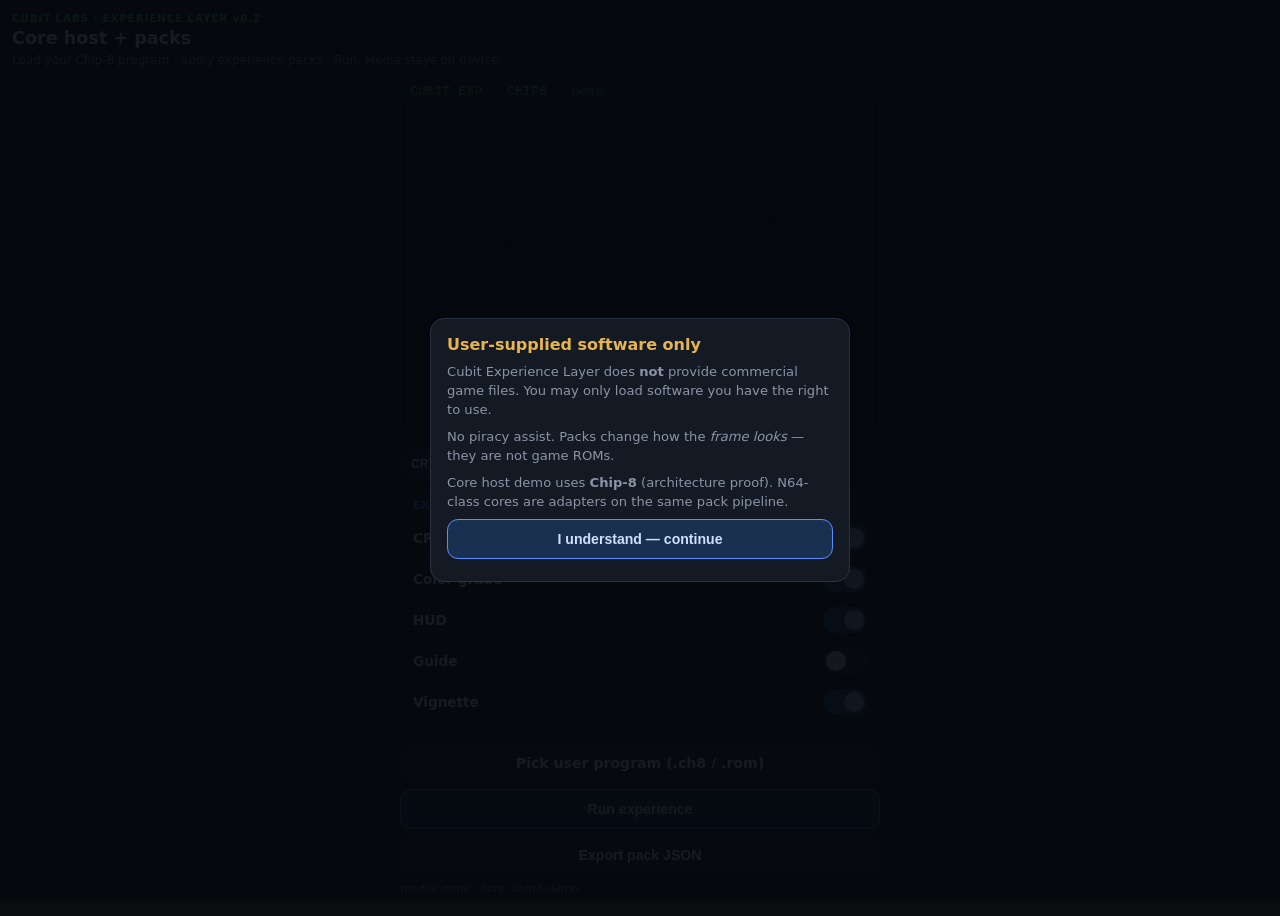
<file: docs/experience/index.html>
<!DOCTYPE html>
<html lang="en">
<head>
  <meta charset="UTF-8" />
  <meta name="viewport" content="width=device-width, initial-scale=1, viewport-fit=cover" />
  <title>Cubit Experience Layer</title>
  <style>
    :root { --bg:#0a0c10; --card:#141a24; --line:#2a3142; --text:#eef1f6; --mute:#8b93a7; --ok:#3dd68c; --accent:#5b8cff; --warn:#e8b44c; }
    * { box-sizing: border-box; margin: 0; padding: 0; }
    body { font-family: system-ui, sans-serif; background: var(--bg); color: var(--text); min-height: 100dvh; padding: 12px; }
    .brand { color: var(--ok); font-size: 0.65rem; font-weight: 700; letter-spacing: 0.08em; }
    h1 { font-size: 1.1rem; margin: 4px 0; }
    .sub { color: var(--mute); font-size: 0.75rem; margin-bottom: 10px; line-height: 1.35; }
    .stage { position: relative; width: 100%; max-width: 480px; margin: 0 auto 10px; aspect-ratio: 4/3; background: #000; border-radius: 8px; overflow: hidden; border: 1px solid var(--line); }
    canvas { width: 100%; height: 100%; display: block; image-rendering: pixelated; }
    .card { background: var(--card); border: 1px solid var(--line); border-radius: 12px; padding: 10px 12px; max-width: 480px; margin: 0 auto 10px; }
    .card h2 { font-size: 0.68rem; color: var(--accent); text-transform: uppercase; letter-spacing: 0.05em; margin-bottom: 6px; }
    .row { display: flex; align-items: center; justify-content: space-between; padding: 7px 0; border-bottom: 1px solid #1e2533; gap: 8px; }
    .row:last-child { border-bottom: none; }
    .title { font-size: 0.85rem; font-weight: 600; }
    .desc { font-size: 0.68rem; color: var(--mute); }
    .sw { position: relative; width: 44px; height: 26px; flex-shrink: 0; }
    .sw input { opacity: 0; width: 0; height: 0; }
    .sw span { position: absolute; inset: 0; background: #2a3142; border-radius: 999px; cursor: pointer; }
    .sw span:before { content: ""; position: absolute; width: 20px; height: 20px; left: 3px; top: 3px; background: #cfd6e6; border-radius: 50%; transition: 0.15s; }
    .sw input:checked + span { background: #2a5080; }
    .sw input:checked + span:before { transform: translateX(18px); background: #9ec0ff; }
    button, label.filebtn {
      width: 100%; max-width: 480px; margin: 6px auto; display: block; padding: 11px;
      border-radius: 11px; border: 1px solid var(--line); background: #1a2435; color: var(--text);
      font-weight: 700; font-size: 0.88rem; text-align: center; cursor: pointer;
    }
    button.primary { border-color: var(--accent); background: #1a3050; color: #cfe0ff; }
    .note { max-width: 480px; margin: 6px auto; font-size: 0.7rem; color: var(--mute); line-height: 1.35; }
    #legal {
      position: fixed; inset: 0; background: rgba(5,8,12,0.92); z-index: 20;
      display: flex; align-items: center; justify-content: center; padding: 16px;
    }
    #legal .box { background: var(--card); border: 1px solid var(--line); border-radius: 14px; padding: 16px; max-width: 420px; }
    #legal h2 { color: var(--warn); font-size: 1rem; margin-bottom: 8px; }
    #legal p { font-size: 0.82rem; color: var(--mute); line-height: 1.45; margin-bottom: 8px; }
    #log { max-width: 480px; margin: 8px auto; font-family: monospace; font-size: 0.68rem; color: var(--mute); white-space: pre-wrap; }
    .packbtns { display: flex; gap: 6px; flex-wrap: wrap; max-width: 480px; margin: 0 auto 8px; }
    .packbtns button { width: auto; margin: 0; padding: 8px 10px; font-size: 0.75rem; }
  </style>
</head>
<body>
  <div id="legal">
    <div class="box">
      <h2>User-supplied software only</h2>
      <p>Cubit Experience Layer does <strong>not</strong> provide commercial game files. You may only load software you have the right to use.</p>
      <p>No piracy assist. Packs change how the <em>frame looks</em> — they are not game ROMs.</p>
      <p>Core host demo uses <strong>Chip-8</strong> (architecture proof). N64-class cores are adapters on the same pack pipeline.</p>
      <button type="button" class="primary" onclick="acceptLegal()">I understand — continue</button>
    </div>
  </div>

  <div class="brand">CUBIT LABS · EXPERIENCE LAYER v0.2</div>
  <h1>Core host + packs</h1>
  <p class="sub">Load your Chip-8 program · apply experience packs · Run. Media stays on device.</p>

  <div class="stage"><canvas id="c" width="320" height="240"></canvas></div>

  <div class="packbtns">
    <button type="button" onclick="applyPack('crt-cold')">CRT Cold</button>
    <button type="button" onclick="applyPack('clean')">Clean</button>
    <button type="button" onclick="applyPack('glow')">Glow</button>
  </div>

  <div class="card">
    <h2>Experience packs</h2>
    <div class="row"><div><div class="title">CRT</div></div><label class="sw"><input type="checkbox" id="crt" checked /><span></span></label></div>
    <div class="row"><div><div class="title">Color grade</div></div><label class="sw"><input type="checkbox" id="grade" checked /><span></span></label></div>
    <div class="row"><div><div class="title">HUD</div></div><label class="sw"><input type="checkbox" id="hud" checked /><span></span></label></div>
    <div class="row"><div><div class="title">Guide</div></div><label class="sw"><input type="checkbox" id="guide" /><span></span></label></div>
    <div class="row"><div><div class="title">Vignette</div></div><label class="sw"><input type="checkbox" id="vig" checked /><span></span></label></div>
  </div>

  <label class="filebtn">Pick user program (.ch8 / .rom)
    <input type="file" id="rom" accept=".ch8,.c8,.rom,application/octet-stream" hidden />
  </label>
  <button type="button" class="primary" onclick="runExperience()">Run experience</button>
  <button type="button" onclick="exportPack()">Export pack JSON</button>
  <p class="note" id="mediaLine">media: none · core: chip8-demo</p>
  <div id="log"></div>

  <script>
    const canvas = document.getElementById('c');
    const ctx = canvas.getContext('2d');
    const off = document.createElement('canvas');
    off.width = 64; off.height = 32;
    const octx = off.getContext('2d');
    let packs = { crt: true, grade: true, hud: true, guide: false, vig: true };
    let mediaMeta = { name: null, size: 0, sha: null };
    let running = false;

    // --- Chip-8 core (minimal) ---
    const C8 = {
      mem: new Uint8Array(4096),
      V: new Uint8Array(16),
      stack: new Uint16Array(16),
      sp: 0, I: 0, pc: 0x200,
      delay: 0, sound: 0,
      key: new Uint8Array(16),
      gfx: new Uint8Array(64 * 32),
      draw: false,
      reset() {
        this.mem.fill(0); this.V.fill(0); this.stack.fill(0);
        this.sp = 0; this.I = 0; this.pc = 0x200; this.delay = 0; this.sound = 0;
        this.gfx.fill(0); this.draw = true;
        const font = [
          0xF0,0x90,0x90,0x90,0xF0, 0x20,0x60,0x20,0x20,0x70,
          0xF0,0x10,0xF0,0x80,0xF0, 0xF0,0x10,0xF0,0x10,0xF0,
          0x90,0x90,0xF0,0x10,0x10, 0xF0,0x80,0xF0,0x10,0xF0,
          0xF0,0x80,0xF0,0x90,0xF0, 0xF0,0x10,0x20,0x40,0x40,
          0xF0,0x90,0xF0,0x90,0xF0, 0xF0,0x90,0xF0,0x10,0xF0,
          0xF0,0x90,0xF0,0x90,0x90, 0xE0,0x90,0xE0,0x90,0xE0,
          0xF0,0x80,0x80,0x80,0xF0, 0xE0,0x90,0x90,0x90,0xE0,
          0xF0,0x80,0xF0,0x80,0xF0, 0xF0,0x80,0xF0,0x80,0x80
        ];
        this.mem.set(font, 0);
      },
      load(bytes) {
        this.reset();
        this.mem.set(bytes.slice(0, 0x1000 - 0x200), 0x200);
      },
      step() {
        const op = (this.mem[this.pc] << 8) | this.mem[this.pc + 1];
        this.pc = (this.pc + 2) & 0xfff;
        const x = (op & 0x0f00) >> 8, y = (op & 0x00f0) >> 4, n = op & 0x000f;
        const nn = op & 0x00ff, nnn = op & 0x0fff;
        switch (op & 0xf000) {
          case 0x0000:
            if (nn === 0xe0) { this.gfx.fill(0); this.draw = true; }
            else if (nn === 0xee) { this.sp = (this.sp - 1) & 0xf; this.pc = this.stack[this.sp]; }
            break;
          case 0x1000: this.pc = nnn; break;
          case 0x2000: this.stack[this.sp] = this.pc; this.sp = (this.sp + 1) & 0xf; this.pc = nnn; break;
          case 0x3000: if (this.V[x] === nn) this.pc = (this.pc + 2) & 0xfff; break;
          case 0x4000: if (this.V[x] !== nn) this.pc = (this.pc + 2) & 0xfff; break;
          case 0x5000: if (this.V[x] === this.V[y]) this.pc = (this.pc + 2) & 0xfff; break;
          case 0x6000: this.V[x] = nn; break;
          case 0x7000: this.V[x] = (this.V[x] + nn) & 0xff; break;
          case 0x8000:
            switch (n) {
              case 0: this.V[x] = this.V[y]; break;
              case 1: this.V[x] |= this.V[y]; break;
              case 2: this.V[x] &= this.V[y]; break;
              case 3: this.V[x] ^= this.V[y]; break;
              case 4: { const s = this.V[x] + this.V[y]; this.V[0xf] = s > 255 ? 1 : 0; this.V[x] = s & 0xff; break; }
              case 5: this.V[0xf] = this.V[x] >= this.V[y] ? 1 : 0; this.V[x] = (this.V[x] - this.V[y]) & 0xff; break;
              case 6: this.V[0xf] = this.V[x] & 1; this.V[x] >>= 1; break;
              case 7: this.V[0xf] = this.V[y] >= this.V[x] ? 1 : 0; this.V[x] = (this.V[y] - this.V[x]) & 0xff; break;
              case 0xe: this.V[0xf] = (this.V[x] & 0x80) ? 1 : 0; this.V[x] = (this.V[x] << 1) & 0xff; break;
            }
            break;
          case 0x9000: if (this.V[x] !== this.V[y]) this.pc = (this.pc + 2) & 0xfff; break;
          case 0xa000: this.I = nnn; break;
          case 0xb000: this.pc = (nnn + this.V[0]) & 0xfff; break;
          case 0xc000: this.V[x] = (Math.random() * 256) & nn; break;
          case 0xd000: {
            this.V[0xf] = 0;
            for (let row = 0; row < n; row++) {
              const sprite = this.mem[(this.I + row) & 0xfff];
              for (let col = 0; col < 8; col++) {
                if (!(sprite & (0x80 >> col))) continue;
                const px = (this.V[x] + col) % 64;
                const py = (this.V[y] + row) % 32;
                const i = py * 64 + px;
                if (this.gfx[i]) this.V[0xf] = 1;
                this.gfx[i] ^= 1;
              }
            }
            this.draw = true;
            break;
          }
          case 0xe000:
            if (nn === 0x9e) { if (this.key[this.V[x]]) this.pc = (this.pc + 2) & 0xfff; }
            else if (nn === 0xa1) { if (!this.key[this.V[x]]) this.pc = (this.pc + 2) & 0xfff; }
            break;
          case 0xf000:
            switch (nn) {
              case 0x07: this.V[x] = this.delay; break;
              case 0x0a: this.pc = (this.pc - 2) & 0xfff; break;
              case 0x15: this.delay = this.V[x]; break;
              case 0x18: this.sound = this.V[x]; break;
              case 0x1e: this.I = (this.I + this.V[x]) & 0xfff; break;
              case 0x29: this.I = (this.V[x] & 0xf) * 5; break;
              case 0x33:
                this.mem[this.I] = (this.V[x] / 100) | 0;
                this.mem[this.I + 1] = ((this.V[x] / 10) | 0) % 10;
                this.mem[this.I + 2] = this.V[x] % 10;
                break;
              case 0x55: for (let i = 0; i <= x; i++) this.mem[this.I + i] = this.V[i]; break;
              case 0x65: for (let i = 0; i <= x; i++) this.V[i] = this.mem[this.I + i]; break;
            }
            break;
        }
      }
    };

    // Built-in tiny demo program (draws a bouncing pattern) — not a commercial ROM
    function loadDemoProgram() {
      // Simple program: clear, draw font digits in a loop-ish pattern
      const prog = [
        0x00, 0xE0, // CLS
        0x60, 0x0A, // V0 = 10
        0x61, 0x05, // V1 = 5
        0x62, 0x00, // V2 = 0
        0xF2, 0x29, // I = sprite V2
        0xD0, 0x15, // draw
        0x70, 0x05, // V0 += 5
        0x72, 0x01, // V2 += 1
        0x32, 0x0A, // skip if V2 == 10
        0x12, 0x08, // jump back
        0x12, 0x00  // jump start
      ];
      C8.load(new Uint8Array(prog));
      mediaMeta = { name: 'demo-builtin.ch8', size: prog.length, sha: 'builtin' };
      document.getElementById('mediaLine').textContent =
        'media: ' + mediaMeta.name + ' · ' + mediaMeta.size + 'b · core: chip8';
      log('Loaded built-in demo program');
    }

    async function hashBuf(buf) {
      try {
        const dig = await crypto.subtle.digest('SHA-256', buf);
        return [...new Uint8Array(dig)].map(b => b.toString(16).padStart(2, '0')).join('').slice(0, 16);
      } catch (e) { return 'local'; }
    }

    document.getElementById('rom').addEventListener('change', async (e) => {
      const f = e.target.files && e.target.files[0];
      if (!f) return;
      const buf = await f.arrayBuffer();
      const bytes = new Uint8Array(buf);
      C8.load(bytes);
      const sha = await hashBuf(buf);
      mediaMeta = { name: f.name, size: f.size, sha };
      document.getElementById('mediaLine').textContent =
        'media: ' + f.name + ' · ' + f.size + 'b · sha:' + sha + ' · core: chip8';
      log('User media loaded (local only): ' + f.name);
      running = true;
    });

    function readToggles() {
      packs.crt = document.getElementById('crt').checked;
      packs.grade = document.getElementById('grade').checked;
      packs.hud = document.getElementById('hud').checked;
      packs.guide = document.getElementById('guide').checked;
      packs.vig = document.getElementById('vig').checked;
    }

    function applyPack(id) {
      const map = {
        'crt-cold': { crt: true, grade: true, hud: true, guide: false, vig: true },
        'clean': { crt: false, grade: false, hud: false, guide: false, vig: false },
        'glow': { crt: true, grade: true, hud: true, guide: true, vig: true }
      };
      const p = map[id];
      if (!p) return;
      packs = { ...p };
      Object.keys(p).forEach(k => { const el = document.getElementById(k); if (el) el.checked = p[k]; });
      log('Pack applied: ' + id);
    }

    function runExperience() {
      readToggles();
      running = true;
      log('Run experience · packs=' + JSON.stringify(packs));
      try {
        const session = {
          schema: 1,
          type: 'experience_session',
          core: 'chip8',
          media: mediaMeta,
          packs,
          ts: Date.now()
        };
        localStorage.setItem('cubit_experience_session', JSON.stringify(session));
      } catch (e) {}
    }

    function exportPack() {
      readToggles();
      const doc = {
        schema: 1,
        id: 'user-pack-' + Date.now(),
        name: 'User pack',
        author: 'local',
        license: 'user',
        packs: { ...packs }
      };
      const blob = new Blob([JSON.stringify(doc, null, 2)], { type: 'application/json' });
      const a = document.createElement('a');
      a.href = URL.createObjectURL(blob);
      a.download = doc.id + '.json';
      a.click();
      log('Exported pack JSON');
    }

    function acceptLegal() {
      localStorage.setItem('cubit_exp_legal', '1');
      document.getElementById('legal').style.display = 'none';
      loadDemoProgram();
      running = true;
    }
    if (localStorage.getItem('cubit_exp_legal') === '1') {
      document.getElementById('legal').style.display = 'none';
      loadDemoProgram();
      running = true;
    }

    function log(m) {
      const el = document.getElementById('log');
      el.textContent += m + '\n';
    }

    function drawCore() {
      // scale 64x32 chip8 to offscreen then to main
      const img = octx.createImageData(64, 32);
      for (let i = 0; i < 64 * 32; i++) {
        const on = C8.gfx[i] ? 255 : 0;
        img.data[i * 4] = on;
        img.data[i * 4 + 1] = on;
        img.data[i * 4 + 2] = on;
        img.data[i * 4 + 3] = 255;
      }
      octx.putImageData(img, 0, 0);
      ctx.fillStyle = '#000';
      ctx.fillRect(0, 0, 320, 240);
      ctx.imageSmoothingEnabled = false;
      ctx.drawImage(off, 0, 0, 320, 240);
    }

    function applyGrade() {
      if (!packs.grade) return;
      ctx.fillStyle = 'rgba(40, 80, 140, 0.2)';
      ctx.fillRect(0, 0, 320, 240);
    }
    function applyVignette() {
      if (!packs.vig) return;
      const vg = ctx.createRadialGradient(160, 120, 40, 160, 120, 180);
      vg.addColorStop(0, 'rgba(0,0,0,0)');
      vg.addColorStop(1, 'rgba(0,0,0,0.55)');
      ctx.fillStyle = vg;
      ctx.fillRect(0, 0, 320, 240);
    }
    function applyCRT() {
      if (!packs.crt) return;
      for (let y = 0; y < 240; y += 2) {
        ctx.fillStyle = 'rgba(0,0,0,0.18)';
        ctx.fillRect(0, y, 320, 1);
      }
    }
    function applyHUD() {
      if (!packs.hud) return;
      ctx.fillStyle = 'rgba(10, 20, 35, 0.8)';
      ctx.fillRect(0, 0, 320, 16);
      ctx.fillStyle = '#3dd68c';
      ctx.font = '9px monospace';
      ctx.fillText('CUBIT EXP · CHIP8 · ' + (mediaMeta.name || 'none'), 6, 11);
    }
    function applyGuide() {
      if (!packs.guide) return;
      ctx.strokeStyle = 'rgba(91,140,255,0.45)';
      ctx.strokeRect(20, 20, 280, 200);
    }

    let acc = 0;
    function frame(ts) {
      if (running) {
        for (let i = 0; i < 8; i++) C8.step();
        if (C8.delay > 0) C8.delay--;
      }
      readToggles();
      drawCore();
      applyGrade();
      applyGuide();
      applyVignette();
      applyCRT();
      applyHUD();
      requestAnimationFrame(frame);
    }
    requestAnimationFrame(frame);

    // simple keys 1-4,q-r for chip8
    window.addEventListener('keydown', e => {
      const map = { '1':0x1,'2':0x2,'3':0x3,'4':0xc,q:0x4,w:0x5,e:0x6,r:0xd,a:0x7,s:0x8,d:0x9,f:0xe,z:0xa,x:0x0,c:0xb,v:0xf };
      if (map[e.key] !== undefined) C8.key[map[e.key]] = 1;
    });
    window.addEventListener('keyup', e => {
      const map = { '1':0x1,'2':0x2,'3':0x3,'4':0xc,q:0x4,w:0x5,e:0x6,r:0xd,a:0x7,s:0x8,d:0x9,f:0xe,z:0xa,x:0x0,c:0xb,v:0xf };
      if (map[e.key] !== undefined) C8.key[map[e.key]] = 0;
    });
  </script>
</body>
</html>
</file>
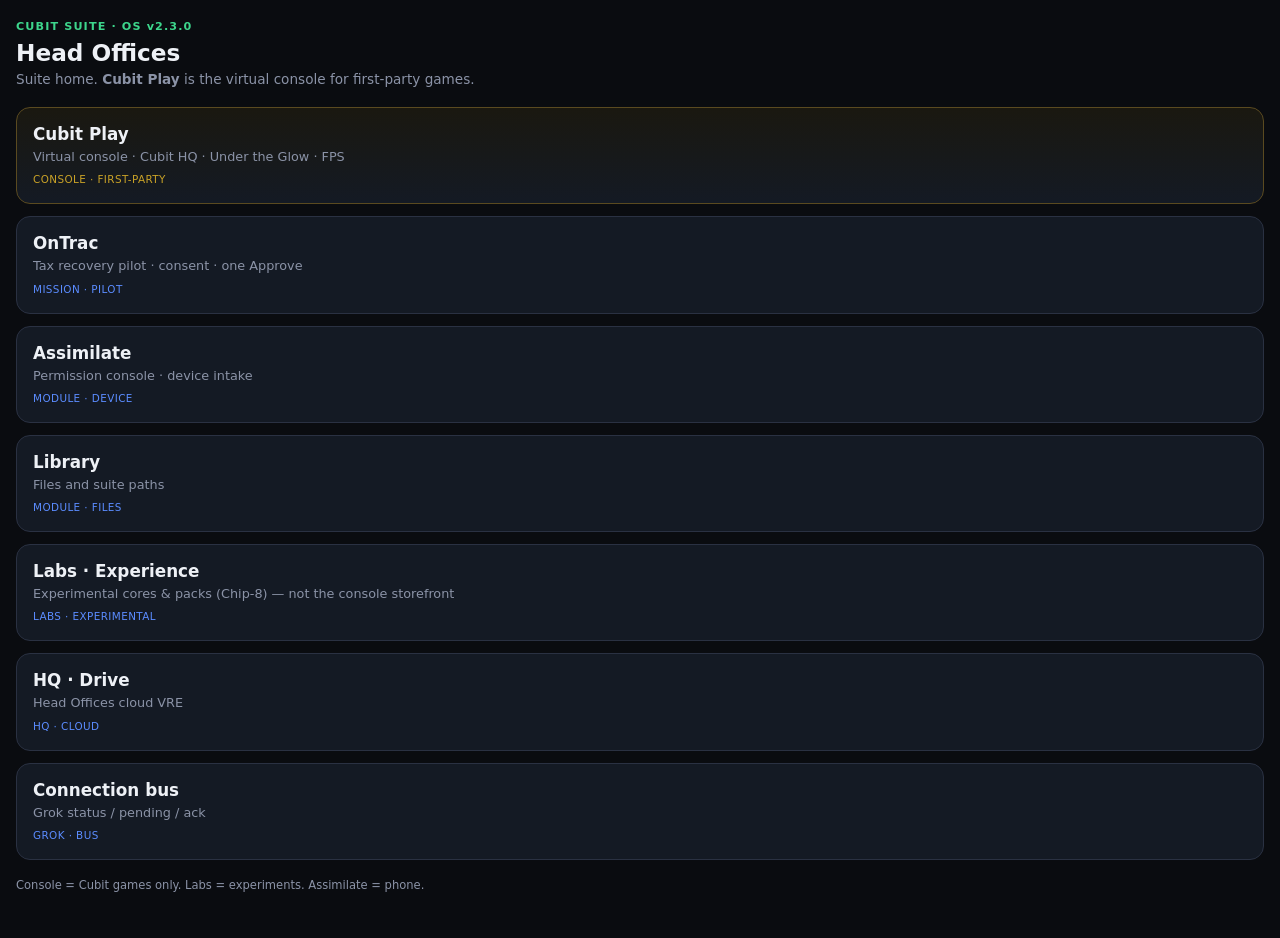
<file: app/src/main/assets/index.html>
<!DOCTYPE html>
<html lang="en">
<head>
  <meta charset="UTF-8" />
  <meta name="viewport" content="width=device-width, initial-scale=1, viewport-fit=cover" />
  <title>Cubit OS</title>
  <style>
    :root { --bg:#0a0c10; --card:#141a24; --line:#2a3142; --text:#eef1f6; --mute:#8b93a7; --ok:#3dd68c; --accent:#5b8cff; --gold:#c9a227; }
    * { box-sizing: border-box; margin: 0; padding: 0; }
    body { font-family: system-ui, sans-serif; background: var(--bg); color: var(--text); min-height: 100dvh; padding: 20px 16px 36px; }
    .brand { color: var(--ok); font-size: 0.7rem; font-weight: 700; letter-spacing: 0.1em; }
    h1 { font-size: 1.45rem; margin: 6px 0 4px; }
    .sub { color: var(--mute); font-size: 0.85rem; margin-bottom: 18px; line-height: 1.4; }
    .grid { display: grid; gap: 12px; }
    .tile {
      background: var(--card); border: 1px solid var(--line); border-radius: 14px;
      padding: 16px; text-align: left; color: var(--text); width: 100%; font: inherit; cursor: pointer;
    }
    .tile.play { border-color: #5a4a20; background: linear-gradient(180deg, #1a1810, #141a24); }
    .tile h2 { font-size: 1.05rem; margin-bottom: 4px; }
    .tile p { color: var(--mute); font-size: 0.8rem; line-height: 1.35; }
    .tag { display: inline-block; margin-top: 8px; font-size: 0.65rem; color: var(--accent); letter-spacing: 0.04em; }
    .tile.play .tag { color: var(--gold); }
    .foot { margin-top: 18px; font-size: 0.72rem; color: var(--mute); }
    #log { margin-top: 10px; font-family: monospace; font-size: 0.72rem; color: var(--mute); white-space: pre-wrap; }
  </style>
</head>
<body>
  <div class="brand">CUBIT SUITE · OS v2.3.0</div>
  <h1>Head Offices</h1>
  <p class="sub">Suite home. <strong>Cubit Play</strong> is the virtual console for first-party games.</p>
  <div class="grid">
    <button type="button" class="tile play" onclick="openMod('play')">
      <h2>Cubit Play</h2>
      <p>Virtual console · Cubit HQ · Under the Glow · FPS</p>
      <span class="tag">CONSOLE · FIRST-PARTY</span>
    </button>
    <button type="button" class="tile" onclick="openMod('ontrac')">
      <h2>OnTrac</h2>
      <p>Tax recovery pilot · consent · one Approve</p>
      <span class="tag">MISSION · PILOT</span>
    </button>
    <button type="button" class="tile" onclick="openMod('assimilate')">
      <h2>Assimilate</h2>
      <p>Permission console · device intake</p>
      <span class="tag">MODULE · DEVICE</span>
    </button>
    <button type="button" class="tile" onclick="openMod('library')">
      <h2>Library</h2>
      <p>Files and suite paths</p>
      <span class="tag">MODULE · FILES</span>
    </button>
    <button type="button" class="tile" onclick="openMod('labs')">
      <h2>Labs · Experience</h2>
      <p>Experimental cores & packs (Chip-8) — not the console storefront</p>
      <span class="tag">LABS · EXPERIMENTAL</span>
    </button>
    <button type="button" class="tile" onclick="openMod('hq')">
      <h2>HQ · Drive</h2>
      <p>Head Offices cloud VRE</p>
      <span class="tag">HQ · CLOUD</span>
    </button>
    <button type="button" class="tile" onclick="openMod('connection')">
      <h2>Connection bus</h2>
      <p>Grok status / pending / ack</p>
      <span class="tag">GROK · BUS</span>
    </button>
  </div>
  <p class="foot">Console = Cubit games only. Labs = experiments. Assimilate = phone.</p>
  <div id="log"></div>
  <script>
    function log(m){ document.getElementById('log').textContent += m + '\n'; }
    function openMod(id){
      try {
        if (window.CubitOS && window.CubitOS.openModule) {
          window.CubitOS.openModule(id);
          return;
        }
      } catch (e) { log('bridge ' + e); }
      // Web fallback
      if (id === 'play') location.href = 'play/index.html';
      else if (id === 'ontrac') location.href = 'ontrac/index.html';
      else if (id === 'hq') location.href = 'play/games/hq/index.html';
      else if (id === 'labs') location.href = 'labs/experience.html';
      else log('Open ' + id + ' (install APK for modules)');
    }
  </script>
</body>
</html>
</file>
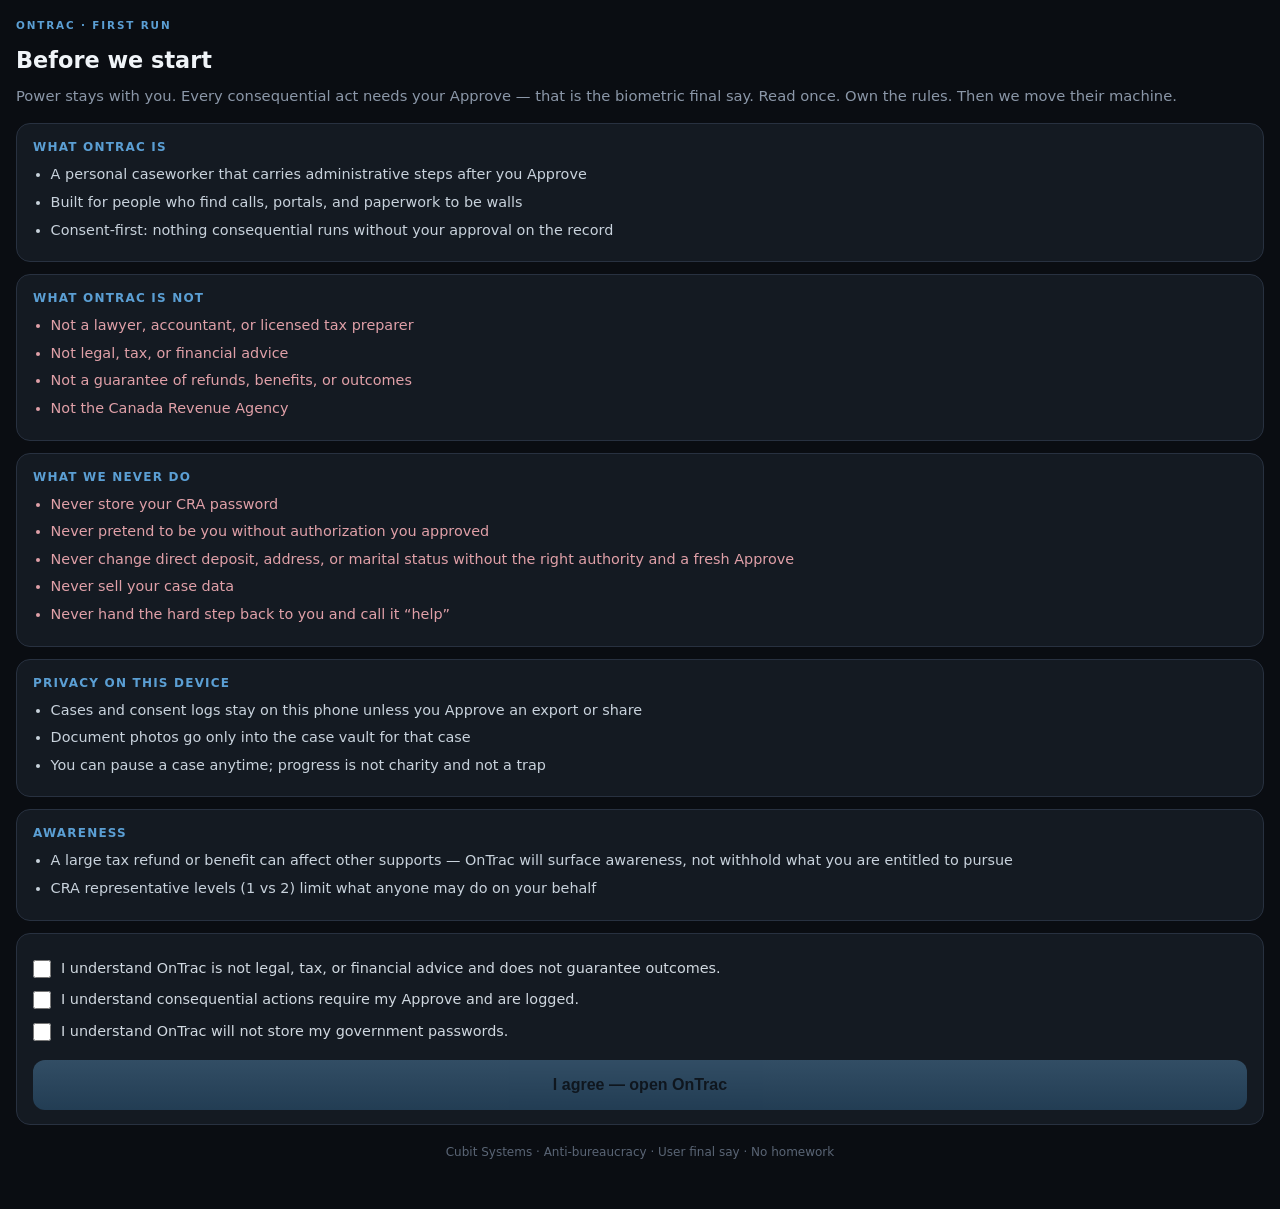
<file: app/src/main/assets/ontrac/index.html>
<!DOCTYPE html>
<html lang="en">
<head>
  <meta charset="UTF-8" />
  <meta name="viewport" content="width=device-width, initial-scale=1, maximum-scale=1, viewport-fit=cover" />
  <title>OnTrac</title>
  <style>
    :root {
      --bg: #07090c; --card: #121820; --line: #2a3340; --text: #f2f5f8;
      --mute: #8b97a8; --accent: #e8a045; --ok: #3dd68c;
    }
    * { box-sizing: border-box; margin: 0; padding: 0; }
    body {
      font-family: system-ui, -apple-system, sans-serif;
      background: var(--bg); color: var(--text);
      min-height: 100dvh; padding: 20px 16px 40px; line-height: 1.45;
    }
    .brand { font-size: 0.62rem; letter-spacing: 0.18em; color: var(--accent); font-weight: 800; }
    h1 { font-size: 1.55rem; font-weight: 750; margin: 12px 0 8px; letter-spacing: -0.03em; }
    .sub { color: var(--mute); font-size: 0.95rem; margin-bottom: 20px; }
    .card {
      background: var(--card); border: 1px solid var(--line);
      border-radius: 16px; padding: 18px 16px; margin-bottom: 12px;
    }
    .label { font-size: 0.6rem; letter-spacing: 0.12em; text-transform: uppercase; color: var(--mute); }
    .next { font-size: 1.2rem; font-weight: 700; margin: 10px 0 8px; }
    .scope { color: var(--mute); font-size: 0.9rem; margin-bottom: 16px; }
    button.approve {
      width: 100%; border: none; border-radius: 14px; padding: 18px;
      font-weight: 800; font-size: 1.05rem;
      background: linear-gradient(180deg, #f0b45a, #d4892a); color: #120c04;
    }
    button.approve:disabled { opacity: 0.4; }
    button.ghost {
      width: 100%; margin-top: 10px; padding: 12px; border-radius: 12px;
      background: transparent; border: 1px solid var(--line); color: var(--mute); font-weight: 600;
    }
    .pilot {
      font-size: 0.75rem; color: var(--mute); text-align: center; margin-top: 18px;
    }
    .exec {
      display: none; margin-top: 12px; padding: 12px; border-radius: 10px;
      background: #0c1812; border: 1px solid #1e3d2e; color: var(--ok); font-size: 0.88rem;
      white-space: pre-wrap;
    }
    .exec.show { display: block; }
    .pulse { animation: p 1.2s ease infinite; }
    @keyframes p { 50% { opacity: 0.65; } }
  </style>
</head>
<body>
  <div class="brand">ONTRAC · PILOT</div>
  <div id="root"></div>
  <p class="pilot">Pilot build · Consent before every move · Not legal or tax advice</p>

  <script>
(function () {
  function has(key) {
    try { return !!localStorage.getItem(key); } catch (e) { return false; }
  }
  if (!has("ontrac_onboarding_v1")) {
    location.replace("onboarding.html");
    return;
  }
  if (!has("ontrac_compliance_v1")) {
    location.replace("compliance.html");
    return;
  }

  function listCases() {
    try {
      if (window.OnTracNative && OnTracNative.listCases) {
        var arr = JSON.parse(OnTracNative.listCases() || "[]");
        return Array.isArray(arr) ? arr.filter(function (c) { return c && c.caseId; }) : [];
      }
    } catch (e) {}
    try {
      var ids = JSON.parse(localStorage.getItem("ontrac_case_index") || "[]");
      return ids.map(function (id) {
        try { return JSON.parse(localStorage.getItem("ontrac_case_" + id) || "null"); } catch (e) { return null; }
      }).filter(Boolean);
    } catch (e) { return []; }
  }

  var cases = listCases();
  // Prefer most recently updated active case
  cases.sort(function (a, b) {
    return (b.updatedAt || "").localeCompare(a.updatedAt || "");
  });
  var active = cases[0] || null;

  if (active) {
    location.replace("case.html?id=" + encodeURIComponent(active.caseId));
    return;
  }

  // ZERO STATE — one button. Customer zero: locked out + unfiled years.
  document.getElementById("root").innerHTML =
    "<h1>Locked out.<br/>Years unfiled.<br/>One button.</h1>" +
    "<p class=\"sub\">OnTrac carries the recovery. You Approve. That is the whole product.</p>" +
    "<div class=\"card\">" +
    "<div class=\"label\">Next — OnTrac will do this</div>" +
    "<div class=\"next\">Open your tax recovery case</div>" +
    "<p class=\"scope\">Creates a case for multi-year unfiled returns and CRA lockout. No homework. Progress stays on this phone.</p>" +
    "<button type=\"button\" class=\"approve pulse\" id=\"go\">Approve — start recovery</button>" +
    "<div class=\"exec\" id=\"exec\"></div>" +
    "</div>" +
    "<button type=\"button\" class=\"ghost\" id=\"more\">Pilot notes</button>";

  document.getElementById("more").onclick = function () {
    location.href = "install.html";
  };

  document.getElementById("go").onclick = function () {
    var btn = document.getElementById("go");
    btn.disabled = true;
    var id = "case_" + Date.now().toString(36);
    var state = {
      caseId: id,
      title: "Tax recovery",
      createdAt: new Date().toISOString(),
      updatedAt: new Date().toISOString(),
      stage: "gather",
      years: [2019, 2020, 2021, 2022, 2023],
      profile: {
        lockedOut: true,
        unfiledMultiYear: true,
        customerZero: true
      },
      repLevel: "none",
      vault: [],
      consent: [{
        id: "c_start",
        summary: "Start recovery case (locked out + unfiled years)",
        decision: "approve",
        ts: new Date().toISOString()
      }],
      tasks: [
        { id: "t1", title: "Open recovery case for lockout + unfiled years", status: "done" },
        { id: "t2", title: "Map years that need filing", status: "done" },
        { id: "t3", title: "Capture income documents into case vault", status: "awaiting",
          scope: "OnTrac opens camera/files and stores images only on this case." },
        { id: "t4", title: "Run CRA access recovery (locked-out path)", status: "awaiting",
          scope: "OnTrac holds the lockout checklist and official recovery links. Passwords never stored." },
        { id: "t5", title: "Prepare representative authorization if needed", status: "awaiting",
          scope: "Level 1 package so information can be obtained with your Approve." },
        { id: "t6", title: "Send outreach (OnTrac writes the letter)", status: "awaiting",
          scope: "You name the recipient once. OnTrac writes and opens send." },
        { id: "t7", title: "Track until the loop is quiet", status: "awaiting",
          scope: "Outcomes and reference numbers stay on the case." }
      ]
    };
    var json = JSON.stringify(state);
    try {
      if (window.OnTracNative && OnTracNative.saveCase) OnTracNative.saveCase(id, json);
    } catch (e) {}
    try {
      localStorage.setItem("ontrac_case_" + id, json);
      localStorage.setItem("ontrac_last_case_id", id);
      var idx = JSON.parse(localStorage.getItem("ontrac_case_index") || "[]");
      if (idx.indexOf(id) < 0) idx.push(id);
      localStorage.setItem("ontrac_case_index", JSON.stringify(idx));
    } catch (e) {}
    var ex = document.getElementById("exec");
    ex.textContent = "Case opened on device.\nYears: 2019–2023.\nLockout path armed.\nOpening your next Approve…";
    ex.classList.add("show");
    try { if (window.OnTracNative) OnTracNative.toast("Recovery started"); } catch (e) {}
    setTimeout(function () {
      location.replace("case.html?id=" + encodeURIComponent(id));
    }, 700);
  };
})();
  </script>
</body>
</html>
</file>
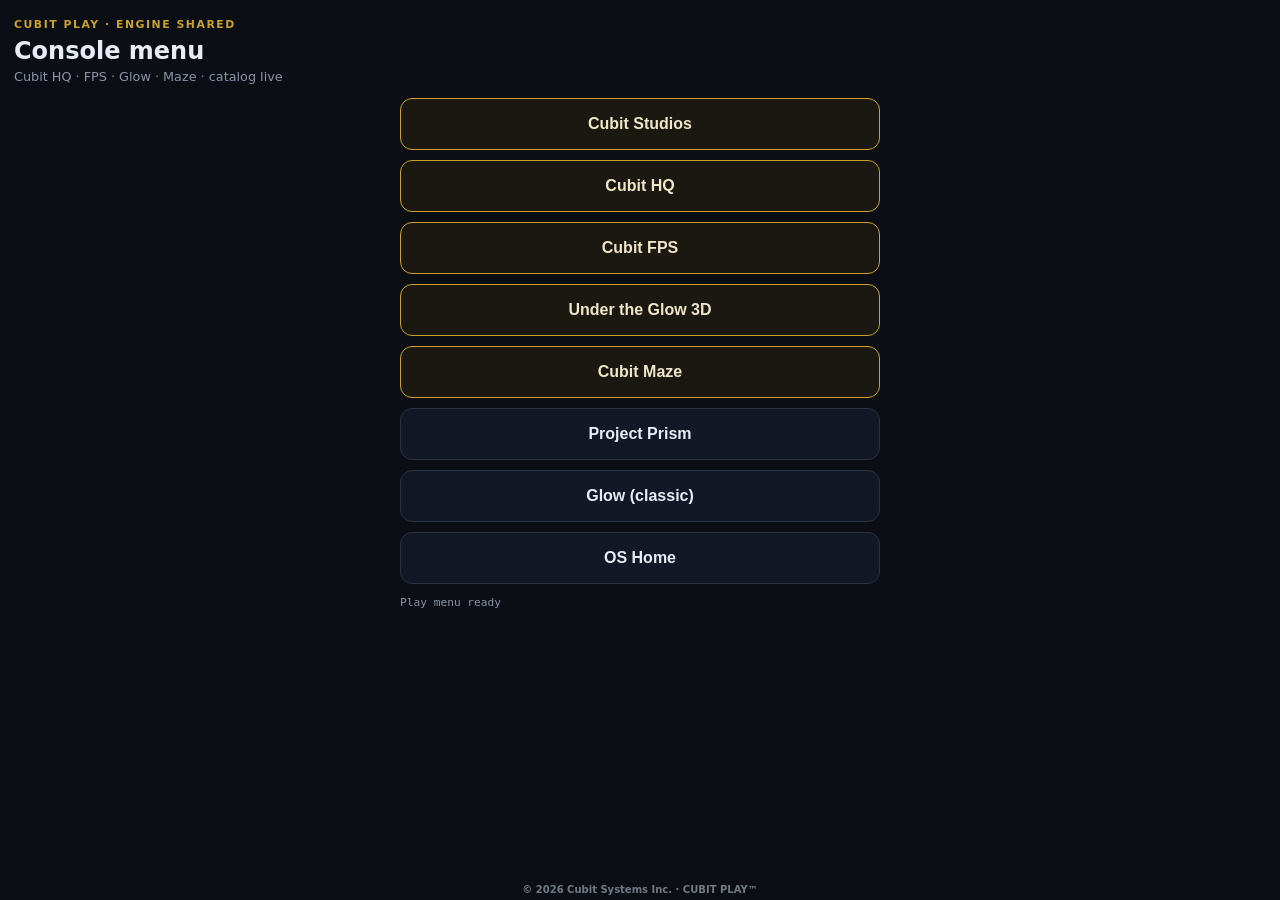
<file: app/src/main/assets/play/index.html>
<!DOCTYPE html>
<html lang="en">
<head>
  <meta charset="UTF-8" />
  <meta name="viewport" content="width=device-width, initial-scale=1, viewport-fit=cover" />
  <title>Cubit Play</title>
  <style>
    :root { --bg:#0b0e14; --card:#121826; --line:#2a3142; --text:#e8ecf4; --mute:#8b93a7; --ok:#3dd68c; --gold:#c9a227; }
    * { box-sizing: border-box; margin: 0; padding: 0; }
    body { font-family: system-ui, sans-serif; background: var(--bg); color: var(--text); min-height: 100dvh; padding: 18px 14px 32px; }
    .brand { color: var(--gold); font-size: 0.68rem; font-weight: 800; letter-spacing: 0.14em; }
    h1 { font-size: 1.5rem; margin: 6px 0 4px; }
    .sub { color: var(--mute); font-size: 0.8rem; margin-bottom: 14px; }
    .stack { max-width: 480px; margin: 0 auto; display: flex; flex-direction: column; gap: 10px; }
    button {
      width: 100%; padding: 16px; border-radius: 12px; border: 1px solid var(--line);
      background: var(--card); color: var(--text); font-weight: 700; font-size: 1rem;
    }
    button.primary { border-color: var(--gold); background: #1a1810; color: #f0e6c8; }
    #log { max-width: 480px; margin: 12px auto 0; font-family: monospace; font-size: 0.7rem; color: var(--mute); }
  </style>
</head>
<body>
  <div class="brand">CUBIT PLAY · ENGINE SHARED</div>
  <h1>Console menu</h1>
  <p class="sub">Cubit HQ · FPS · Glow · Maze · catalog live</p>
  <div class="stack">
    <button type="button" class="primary" id="btnStudios">Cubit Studios</button>
    <button type="button" class="primary" id="btnHq">Cubit HQ</button>
    <button type="button" class="primary" id="btnTank">Cubit FPS</button>
    <button type="button" class="primary" id="btnGlow3d">Under the Glow 3D</button>
    <button type="button" class="primary" id="btnMaze">Cubit Maze</button>
    <button type="button" id="btnPrism">Project Prism</button>
    <button type="button" id="btnGlow">Glow (classic)</button>
    <button type="button" id="btnOs">OS Home</button>
  </div>
  <div id="log"></div>
  <script>
(function () {
  function log(m) {
    var el = document.getElementById('log');
    if (el) el.textContent += m + '\n';
  }
  function openNative(id, url) {
    log('Open ' + id);
    try {
      if (window.CubitOS && window.CubitOS.openGame) { window.CubitOS.openGame(id); return; }
    } catch (e) { log('bridge ' + e); }
    location.href = url;
  }
  function bind(id, fn) {
    var el = document.getElementById(id);
    if (el) el.addEventListener('click', function (e) { e.preventDefault(); fn(); });
  }
  bind('btnStudios', function () { openNative('studios', 'games/studios/index.html'); });
  bind('btnHq', function () { openNative('hq', 'games/hq/index.html'); });
  bind('btnTank', function () { openNative('tank-wars', 'games/tank-wars/index.html'); });
  bind('btnGlow3d', function () { openNative('glow3d', 'games/glow3d/index.html'); });
  bind('btnMaze', function () { openNative('maze', 'games/maze/index.html'); });
  bind('btnPrism', function () { openNative('prism', 'games/prism/index.html'); });
  bind('btnGlow', function () {
    openNative('under-the-glow', 'games/under-the-glow/index.html?access=founder&play=1&console=cubit');
  });
  bind('btnOs', function () {
    try { if (window.CubitOS && window.CubitOS.openOsHome) { window.CubitOS.openOsHome(''); return; } } catch (e) {}
    location.href = '../index.html';
  });
  log('Play menu ready');
})();
  </script>
<div id="cubit-copyright" style="position:fixed;bottom:4px;left:50%;transform:translateX(-50%);z-index:99;font:600 10px/1.2 system-ui,sans-serif;color:rgba(200,210,220,.55);pointer-events:none;text-align:center">© 2026 Cubit Systems Inc. · CUBIT PLAY™</div>
</body>
</html>
</file>
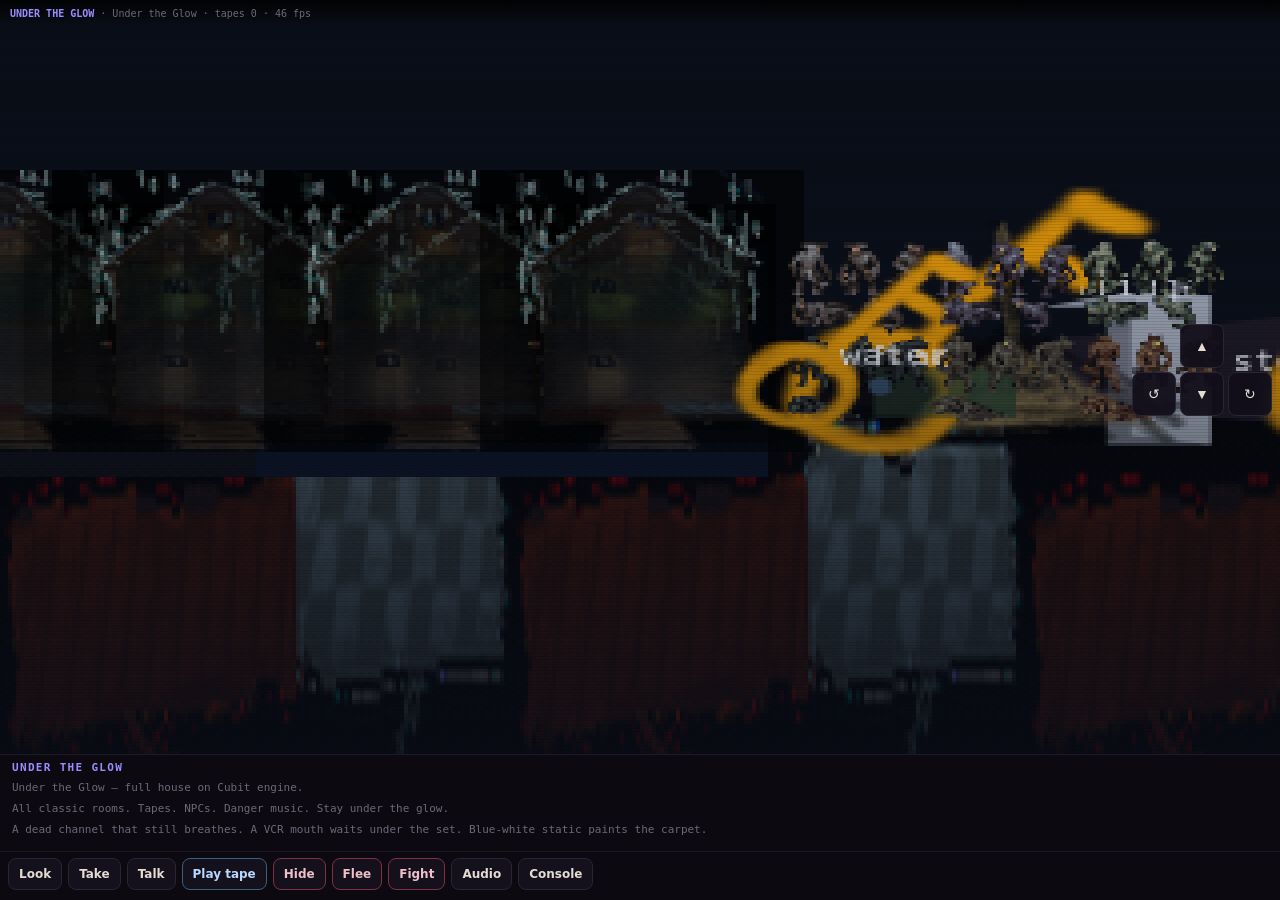
<file: app/src/main/assets/play/games/glow3d/index.html>
<!DOCTYPE html>
<html lang="en">
<head>
  <meta charset="UTF-8" />
  <meta name="viewport" content="width=device-width, initial-scale=1, maximum-scale=1, user-scalable=no, viewport-fit=cover" />
  <title>Under the Glow 3D</title>
  <style>
    * { box-sizing: border-box; margin: 0; padding: 0; }
    body { background: #07060b; color: #e4dcd2; font-family: Georgia, "Times New Roman", serif; overflow: hidden; height: 100dvh; }
    #wrap { position: relative; width: 100%; height: 100%; display: flex; flex-direction: column; }
    canvas { display: block; width: 100%; flex: 1 1 auto; min-height: 42%; touch-action: none; image-rendering: pixelated; }
    #hud {
      position: absolute; left: 0; right: 0; top: 0; z-index: 5; padding: 8px 10px;
      font: 10px ui-monospace, monospace; color: #6e6878;
      background: linear-gradient(to bottom, rgba(0,0,0,0.85), transparent); pointer-events: none;
    }
    #hud b { color: #9b8cff; }
    #danger {
      display: none; position: absolute; left: 0; right: 0; top: 0; height: 55%;
      background: rgba(90,0,24,0.28); z-index: 3; pointer-events: none;
    }
    #danger.on { display: block; animation: pulse 0.35s steps(2,end) infinite; }
    @keyframes pulse { 50% { background: rgba(140,0,36,0.42); } }
    #pad {
      position: absolute; right: 8px; top: 36%; z-index: 6;
      display: grid; grid-template-columns: 44px 44px 44px; gap: 4px;
    }
    #pad button {
      width: 44px; height: 44px; border-radius: 8px; border: 1px solid #2a2435;
      background: rgba(18,14,26,0.94); color: #e4dcd2; font-size: 14px;
    }
    #pad .sp { visibility: hidden; }
    #panel {
      flex: 0 0 auto; max-height: 48%; display: flex; flex-direction: column;
      border-top: 1px solid #1e1a28; background: #0c0a10;
    }
    #roomtitle {
      font: 600 11px ui-monospace, monospace; letter-spacing: 0.12em; text-transform: uppercase;
      color: #9b8cff; padding: 6px 12px 0;
    }
    #log { flex: 1; overflow-y: auto; padding: 6px 12px 8px; font-size: 13px; line-height: 1.45; }
    #log p { margin-bottom: 5px; }
    #log .sys { color: #6e6878; font-family: ui-monospace, monospace; font-size: 11px; }
    #log .ok { color: #7a9e82; }
    #log .bad { color: #d06070; }
    #log .tv { color: #7ec8ff; }
    #log .npc { color: #c9a227; }
    #actions {
      display: flex; flex-wrap: wrap; gap: 6px; padding: 6px 8px 10px;
      border-top: 1px solid #1a1622;
    }
    #actions button {
      font: 600 12px system-ui; padding: 8px 10px; border-radius: 8px;
      border: 1px solid #2a2435; background: #14101c; color: #e4dcd2;
    }
    #actions button.warn { border-color: #803040; color: #f0c0c8; }
    #actions button.tv { border-color: #3a6080; color: #b8d8ff; }
    #death {
      display: none; position: absolute; inset: 0; z-index: 30;
      background: #050308; flex-direction: column; align-items: center; justify-content: center;
      gap: 14px; text-align: center; padding: 24px;
    }
    #death.show { display: flex; }
    #death h1 { color: #d06070; letter-spacing: 0.2em; font-size: 1.4rem; }
    #death p { color: #8a8090; max-width: 300px; }
    #death button {
      font: 700 13px system-ui; padding: 12px 18px; border-radius: 10px;
      border: 1px solid #5a3040; background: #1a1018; color: #e4dcd2;
    }
  </style>
</head>
<body>
  <div id="wrap">
    <div id="hud">
      <b>UNDER THE GLOW</b> ·
      <span id="room">—</span> ·
      tapes <span id="tapes">0</span> ·
      <span id="fps">--</span> fps
      <span id="dtimer"></span>
    </div>
    <div id="danger"></div>
    <canvas id="c"></canvas>
    <div id="pad">
      <span class="sp"></span>
      <button type="button" data-k="w">▲</button>
      <span class="sp"></span>
      <button type="button" data-k="a">↺</button>
      <button type="button" data-k="s">▼</button>
      <button type="button" data-k="d">↻</button>
    </div>
    <div id="panel">
      <div id="roomtitle">—</div>
      <div id="log"></div>
      <div id="actions">
        <button type="button" id="btnLook">Look</button>
        <button type="button" id="btnTake">Take</button>
        <button type="button" id="btnTalk">Talk</button>
        <button type="button" id="btnPlay" class="tv">Play tape</button>
        <button type="button" id="btnHide" class="warn">Hide</button>
        <button type="button" id="btnFlee" class="warn">Flee</button>
        <button type="button" id="btnFight" class="warn">Fight</button>
        <button type="button" id="btnAudio">Audio</button>
        <button type="button" id="btnConsole">Console</button>
      </div>
    </div>
    <div id="death">
      <video id="deathVid" playsinline muted loop style="max-width:92%;max-height:42%;border:1px solid #3a2040;background:#000"></video>
      <h1>STATIC</h1>
      <p id="deathReason">The house takes a small trophy.</p>
      <button type="button" id="btnRespawn">Wake under the glow</button>
    </div>
  </div>
  <script src="../../engine/cubit-engine.js"></script>
  <script>
(function () {
  /* Faithful room graph from classic Under the Glow */
  var ROOMS = {
    tv: {
      name: 'Under the Glow',
      desc: 'A dead channel that still breathes. A VCR mouth waits under the set. Blue-white static paints the carpet.',
      color: [28, 48, 95]
    },
    hall: {
      name: 'The Hall That Lengthens',
      desc: 'Wallpaper breathes on a delay. The runner loses track of feet.',
      color: [40, 34, 52]
    },
    mirror: {
      name: 'Bathroom Mirror',
      desc: 'The mirror is a rectangle of delayed truth. Fog writes before you do.',
      color: [36, 42, 58],
      npc: 'watcher'
    },
    kitchen: {
      name: 'Kitchen at 3:17',
      desc: 'Fridge light, stove-eye, proud clock. Labels wait to be believed.',
      color: [58, 40, 38]
    },
    yard: {
      name: 'Yard with the Wrong Dog',
      desc: 'Night grass. A shape practices being friendly. A tape might catch on the fence.',
      color: [28, 48, 40]
    },
    basement: {
      name: 'Basement Stairs',
      desc: 'Cold climbs. Water talks late. Something answers the static with lag.',
      color: [24, 24, 36]
    },
    living: {
      name: 'Living Room That Was',
      desc: 'Furniture faces a wall where a TV used to be. Something still sits on the couch as if the show continues.',
      color: [32, 40, 55],
      npc: 'sitter'
    },
    laundry: {
      name: 'Laundry Behind the House',
      desc: 'Machines sleep mid-cycle. A drain remembers floods. Hum under the hum.',
      color: [30, 42, 48]
    },
    bedroom: {
      name: 'Bedroom Without a Bed',
      desc: 'Mattress gone. Closet ajar. Dust still holds the outline of sleep.',
      color: [40, 30, 48]
    },
    attic: {
      name: 'Attic Mouth',
      desc: 'Heat and fiberglass smell. Boxes labeled with years that skip. A figure by the ladder does not climb.',
      color: [48, 38, 28],
      npc: 'stacker'
    }
  };

  var TAPES = {
    'tape-a': { title: 'TAPE A — BEDTIME', room: 'bedroom', lines: [
      '[tracking noise]',
      'VOICE (soft): If you leave the glow, count to twenty and come back.',
      'VOICE: The house learns faces when the set is off.',
      'VOICE: Keep the channel open. Even on static.'
    ]},
    'tape-b': { title: 'TAPE B — MIRROR', room: 'mirror', lines: [
      '[hum]',
      'VOICE: Fog is just the glass breathing.',
      'VOICE: Do not let it write your name first.',
      'VOICE: If it already has, you are marked whether you agree or not.'
    ]},
    'tape-c': { title: 'TAPE C — KITCHEN', room: 'kitchen', lines: [
      '[fridge compressor]',
      'VOICE: 3:17 is when checks used to happen.',
      'VOICE: Labels lie to be kind. Kindness is a kind of trap.',
      'VOICE: Feed the eye if it stares. It remembers hunger.'
    ]},
    'tape-d': { title: 'TAPE D — YARD', room: 'yard', lines: [
      '[wind on mic]',
      'VOICE: Do not name what wags.',
      'VOICE: Names are handles. Handles open doors.',
      'VOICE: If it already knows you, run to the glow.'
    ]},
    'tape-f': { title: 'TAPE F — COUCH', room: 'living', lines: [
      '[sitcom laugh, empty]',
      'VOICE: The living room kept watching after the set moved.',
      'VOICE: If someone is still on the couch, do not sit beside them.',
      'VOICE: They are practicing being a family.'
    ]},
    'tape-g': { title: 'TAPE G — CYCLE', room: 'laundry', lines: [
      '[washer spin]',
      'VOICE: Dirt leaves. Names stick in the lint trap.',
      'VOICE: If the machine stops on your number, leave.'
    ]}
  };

  var NPCS = {
    sitter: { name: 'the sitter', look: 'A person-shaped absence on the couch. The face is static when you focus.', talk: 'The sitter laughs one second late, at nothing. Then: "Wrong channel."' },
    watcher: { name: 'the watcher', look: 'Only in the glass when you are not looking at yourself.', talk: 'Fog answers before you finish the sentence.' },
    stacker: { name: 'the stacker', look: 'Someone sorting boxes by a year that has not happened. Hands like soft tape.', talk: 'It offers you a box lid. Inside: dust shaped like a name.' },
    wrongdog: { name: 'the wrong dog', look: 'A shape at the fence practicing wag. Do not name it.', talk: 'It does not bark. It invents the memory of a bark.' }
  };

  /* Map: 0 floor, 1 wall — layout approximates classic exits
     Columns: laundry(1-3) living(4-6) tv(7-10) hall(11-14) mirror(15-17) kitchen spur north of hall
     yard south of hall, basement further south, bedroom north of tv, attic north of bedroom
  */
  var W = 1, F = 0;
var MAP = [
    // attic (open)
    [1,1,1,1,1,1,1,1,1,1,1,1,1,1,1,1,1,1,1,1,1,1,1],
    [1,1,1,1,1,1,1,0,0,0,0,0,0,0,1,1,1,1,1,1,1,1,1],
    [1,1,1,1,1,1,1,0,0,0,0,0,0,0,1,1,1,1,1,1,1,1,1],
    [1,1,1,1,1,1,1,0,0,0,0,0,0,0,1,1,1,1,1,1,1,1,1],
    // bedroom open
    [1,1,1,1,1,1,1,0,0,0,0,0,0,0,1,1,1,1,1,1,1,1,1],
    [1,1,1,1,1,1,1,0,0,0,0,0,0,0,1,1,1,1,1,1,1,1,1],
    // main floor: laundry | living | tv | hall | mirror  (wide open corridor)
    [1,0,0,0,0,0,0,0,0,0,0,0,0,0,0,0,0,0,0,0,0,0,1],
    [1,0,0,0,0,0,0,0,0,0,0,0,0,0,0,0,0,0,0,0,0,0,1],
    [1,0,0,0,0,0,0,0,0,0,0,0,0,0,0,0,0,0,0,0,0,0,1],
    [1,0,0,0,0,0,0,0,0,0,0,0,0,0,0,0,0,0,0,0,0,0,1],
    [1,0,0,0,0,0,0,0,0,0,0,0,0,0,0,0,0,0,0,0,0,0,1],
    // kitchen wing (open south of hall)
    [1,1,1,1,1,1,1,1,1,1,1,0,0,0,0,0,1,1,1,1,1,1,1],
    [1,1,1,1,1,1,1,1,1,1,1,0,0,0,0,0,1,1,1,1,1,1,1],
    [1,1,1,1,1,1,1,1,1,1,1,0,0,0,0,0,1,1,1,1,1,1,1],
    // yard
    [1,1,1,1,1,1,1,1,1,1,1,0,0,0,0,0,1,1,1,1,1,1,1],
    [1,1,1,1,1,1,1,1,1,1,1,0,0,0,0,0,1,1,1,1,1,1,1],
    // basement
    [1,1,1,1,1,1,1,1,1,1,1,0,0,0,0,0,1,1,1,1,1,1,1],
    [1,1,1,1,1,1,1,1,1,1,1,1,1,1,1,1,1,1,1,1,1,1,1]
  ];

  // Zone classifier matching map
  function roomAt(x, z) {
    if (z <= 3 && x >= 7 && x <= 13) return 'attic';
    if (z >= 4 && z <= 5 && x >= 7 && x <= 13) return 'bedroom';
    if (z >= 6 && z <= 10) {
      if (x <= 4) return 'laundry';
      if (x <= 8) return 'living';
      if (x <= 12) return 'tv';
      if (x <= 16) return 'hall';
      return 'mirror';
    }
    if (z >= 11 && z <= 13 && x >= 11 && x <= 15) return 'kitchen';
    if (z >= 14 && z <= 15 && x >= 11 && x <= 15) return 'yard';
    if (z >= 16 && x >= 11 && x <= 15) return 'basement';
    if (x <= 4) return 'laundry';
    if (x <= 8) return 'living';
    if (x <= 12) return 'tv';
    if (x <= 16) return 'hall';
    return 'mirror';
  }

  // Polygon props: boxes + markers
var props = [
    // TV room center ~ x10 z8
    { x: 10, z: 8, type: 'tv', label: 'TV', color: '#7ec8ff', r: 42, kind: 'box', h: 0.9, w: 0.7 },
    { x: 11, z: 8, type: 'vcr', label: 'VCR', color: '#4a6080', r: 20, kind: 'box', h: 0.25, w: 0.5 },
    { x: 9, z: 7, type: 'remote', label: 'remote', color: '#9b8cff', r: 14 },
    { x: 10, z: 7, type: 'lamp', label: '', color: '#c9a227', r: 14, sprite: 'lamp_stand' },
    // bedroom
    { x: 9, z: 4, type: 'tape', tape: 'tape-a', label: 'tape', color: '#c07080', r: 16 },
    { x: 11, z: 5, type: 'closet', label: 'closet', color: '#3a3048', r: 24, kind: 'box', h: 1.1, w: 0.6 },
    { x: 10, z: 4, type: 'bed', label: '', color: '#604860', r: 30, sprite: 'bed' },
    // living
    { x: 6, z: 8, type: 'couch', label: 'couch', color: '#4a5068', r: 30, kind: 'box', h: 0.4, w: 1.2 },
    { x: 6, z: 8, type: 'npc', npc: 'sitter', label: '☺', color: '#a090b0', r: 18 },
    { x: 5, z: 9, type: 'tape', tape: 'tape-f', label: 'tape', color: '#c07080', r: 16 },
    { x: 7, z: 7, type: 'bookshelf', label: '', color: '#4a3040', r: 22, sprite: 'bookshelf' },
    { x: 7, z: 9, type: 'painting', label: '', color: '#806040', r: 18, sprite: 'paintings' },
    // laundry
    { x: 2, z: 8, type: 'washer', label: 'wash', color: '#608090', r: 26, kind: 'box', h: 0.8, w: 0.6 },
    { x: 1, z: 8, type: 'dryer', label: 'dry', color: '#507080', r: 26, kind: 'box', h: 0.8, w: 0.6 },
    { x: 3, z: 9, type: 'tape', tape: 'tape-g', label: 'tape', color: '#c07080', r: 16 },
    // hall
    { x: 14, z: 8, type: 'runner', label: '', color: '#3a2848', r: 12 },
    { x: 15, z: 7, type: 'tape', tape: 'tape-b', label: 'tape', color: '#c07080', r: 16 },
    { x: 14, z: 9, type: 'plant', label: '', color: '#3a6040', r: 16, sprite: 'plant' },
    // mirror
    { x: 19, z: 8, type: 'mirror', label: 'mirror', color: '#90a0b8', r: 32, kind: 'box', h: 1.0, w: 0.15 },
    { x: 19, z: 8, type: 'npc', npc: 'watcher', label: '?', color: '#708090', r: 14 },
    // kitchen
    { x: 13, z: 12, type: 'fridge', label: 'fridge', color: '#b0b8c8', r: 30, kind: 'box', h: 1.1, w: 0.6 },
    { x: 14, z: 12, type: 'stove', label: 'stove', color: '#403038', r: 24, kind: 'box', h: 0.5, w: 0.6 },
    { x: 13, z: 13, type: 'clock', label: '3:17', color: '#c9a227', r: 14 },
    { x: 15, z: 12, type: 'tape', tape: 'tape-c', label: 'tape', color: '#c07080', r: 16 },
    { x: 12, z: 12, type: 'note', label: 'note', color: '#c9a227', r: 14 },
    // yard
    { x: 13, z: 15, type: 'fence', label: 'fence', color: '#2a4030', r: 20, kind: 'box', h: 0.6, w: 1.4 },
    { x: 14, z: 15, type: 'npc', npc: 'wrongdog', label: 'wag?', color: '#506048', r: 18 },
    { x: 12, z: 14, type: 'tape', tape: 'tape-d', label: 'tape', color: '#c07080', r: 16 },
    // basement
    { x: 13, z: 16, type: 'water', label: 'water', color: '#304860', r: 22 },
    // attic
    { x: 9, z: 2, type: 'boxes', label: 'boxes', color: '#6a5030', r: 28, kind: 'box', h: 0.5, w: 0.8 },
    { x: 11, z: 2, type: 'npc', npc: 'stacker', label: '☺', color: '#a08060', r: 16 },
    { x: 10, z: 1, type: 'bed', label: '', color: '#604860', r: 30, sprite: 'bed' }
  ];

  var inv = [];
  var tapesPlayed = {};
  var flags = { remote: false, note: false, sock: false, marked: false, named: false, seen: false };
  var hideCount = 0, fightCount = 0;
  var danger = { active: false, until: 0 };
  var dead = false;
  var lastRoom = '';

  var logEl = document.getElementById('log');
  function say(msg, cls) {
    var p = document.createElement('p');
    if (cls) p.className = cls;
    p.textContent = msg;
    logEl.appendChild(p);
    logEl.scrollTop = logEl.scrollHeight;
  }

  /* --- Audio: ambient + danger shift --- */
  var audio = { ctx: null, osc: null, gain: null, lfo: null, started: false };
  function ensureAudio() {
    if (audio.started) return;
    try {
      var AC = window.AudioContext || window.webkitAudioContext;
      audio.ctx = new AC();
      audio.osc = audio.ctx.createOscillator();
      audio.gain = audio.ctx.createGain();
      audio.lfo = audio.ctx.createOscillator();
      var lfoGain = audio.ctx.createGain();
      audio.osc.type = 'sawtooth';
      audio.osc.frequency.value = 55;
      audio.gain.gain.value = 0.03;
      audio.lfo.frequency.value = 0.15;
      lfoGain.gain.value = 8;
      audio.lfo.connect(lfoGain);
      lfoGain.connect(audio.osc.frequency);
      audio.osc.connect(audio.gain);
      audio.gain.connect(audio.ctx.destination);
      audio.osc.start();
      audio.lfo.start();
      audio.started = true;
      say('Chip-static online.', 'sys');
    } catch (e) {
      say('Audio unavailable on this device.', 'sys');
    }
  }
  function setDangerAudio(on) {
    if (!audio.started) return;
    if (on) {
      audio.osc.frequency.setTargetAtTime(110, audio.ctx.currentTime, 0.05);
      audio.gain.gain.setTargetAtTime(0.06, audio.ctx.currentTime, 0.05);
      audio.lfo.frequency.setTargetAtTime(4.5, audio.ctx.currentTime, 0.05);
    } else {
      audio.osc.frequency.setTargetAtTime(55, audio.ctx.currentTime, 0.2);
      audio.gain.gain.setTargetAtTime(0.03, audio.ctx.currentTime, 0.2);
      audio.lfo.frequency.setTargetAtTime(0.15, audio.ctx.currentTime, 0.2);
    }
  }

  function tapeCount() {
    return inv.filter(function (i) { return i.indexOf('tape') === 0; }).length;
  }
  function near(type, dist) {
    dist = dist || 1.4;
    for (var i = 0; i < props.length; i++) {
      var pr = props[i];
      if (type && pr.type !== type && !(type === 'tape' && pr.type === 'tape')) continue;
      if (type === 'npc' && pr.type !== 'npc') continue;
      if (type && pr.type !== type && type !== 'any') continue;
      var dx = pr.x + 0.5 - engine.px, dz = pr.z + 0.5 - engine.pz;
      if (dx * dx + dz * dz < dist * dist) return pr;
    }
    return null;
  }
  function nearAny(types, dist) {
    for (var i = 0; i < types.length; i++) {
      var p = near(types[i], dist);
      if (p) return p;
    }
    return null;
  }
  function removeProp(pred) {
    props = props.filter(function (p) { return !pred(p); });
    engine.props = props;
  }

  function startDanger(reason) {
    if (dead || danger.active) return;
    danger.active = true;
    danger.until = performance.now() + 7000;
    document.getElementById('danger').classList.add('on');
    setDangerAudio(true);
    say(reason || 'Something enters the room-shape.', 'bad');
    say('Hide · Flee · Fight — you do not have long.', 'bad');
  }
  function endDanger() {
    danger.active = false;
    document.getElementById('danger').classList.remove('on');
    document.getElementById('dtimer').textContent = '';
    setDangerAudio(false);
  }
  function die(reason) {
    dead = true;
    endDanger();
    engine.running = false;
    document.getElementById('deathReason').textContent = reason || 'The house takes a small trophy.';
    document.getElementById('death').classList.add('show');
    var v = document.getElementById('deathVid');
    if (v) {
      v.src = 'assets/death.mp4';
      try { v.currentTime = 0; v.play(); } catch (e) {}
    }
    say(reason, 'bad');
    save();
  }
  function respawn() {
    dead = false;
    document.getElementById('death').classList.remove('show');
    var v = document.getElementById('deathVid');
    if (v) { try { v.pause(); } catch (e) {} }
    engine.px = 10.5; engine.pz = 8.5; engine.yaw = 0;
    engine.running = true;
    say('You wake under the glow. Status kept.', 'tv');
    setDangerAudio(false);
  }
  function scheduleDanger() {
    setTimeout(function tick() {
      if (dead) return;
      if (!danger.active && Math.random() < 0.5) {
        var r = roomAt(Math.floor(engine.px), Math.floor(engine.pz));
        if (r === 'tv') say('The TV warns: you are only safe under the glow. Do not stray too long.', 'tv');
        else startDanger('Footsteps that are not yours.');
      }
      setTimeout(tick, 12000 + Math.random() * 14000);
    }, 9000);
  }

  function save() {
    try {
      localStorage.setItem('glow3d_full', JSON.stringify({
        inv: inv, flags: flags, tapesPlayed: tapesPlayed,
        hideCount: hideCount, fightCount: fightCount,
        x: engine.px, z: engine.pz, yaw: engine.yaw
      }));
    } catch (e) {}
  }
  function load() {
    try {
      var s = JSON.parse(localStorage.getItem('glow3d_full') || 'null');
      if (!s) return;
      inv = s.inv || [];
      flags = Object.assign(flags, s.flags || {});
      tapesPlayed = s.tapesPlayed || {};
      hideCount = s.hideCount || 0;
      fightCount = s.fightCount || 0;
      inv.forEach(function (id) {
        if (id.indexOf('tape') === 0) removeProp(function (p) { return p.tape === id; });
      });
      if (flags.remote) removeProp(function (p) { return p.type === 'remote'; });
      if (flags.note) removeProp(function (p) { return p.type === 'note'; });
      if (typeof s.x === 'number') { engine.px = s.x; engine.pz = s.z; engine.yaw = s.yaw || 0; }
    } catch (e) {}
  }

  
  /* --- Haunted house + mob sprites --- */
  var SPRITES = {};
  var spriteList = [
    'sofa','sofa_small','fridge','bed','door','door_open','lamp','lamp_stand','table',
    'bookshelf','boxes','chair','paintings','plant','window','enemy','character','key',
    'bg_static','floor','grass',
    'mob_beasts','mob_smallbeasts','mob_undead','mob_werebeasts','mob_cosmic_horror_dude'
  ];
  spriteList.forEach(function (n) {
    var img = new Image();
    img.src = 'assets/' + n + '.png';
    SPRITES[n] = img;
  });

  function drawSpriteBillboard(worldX, worldY, worldZ, img, scale) {
    if (!img || !img.complete || !img.naturalWidth) return false;
    var p = engine.project(worldX, worldY, worldZ);
    if (!p) return false;
    var h = Math.max(8, (scale || 48) / Math.max(0.4, p.z * 0.15));
    var aspect = img.naturalWidth / img.naturalHeight;
    var w = h * aspect;
    var g = engine.g;
    g.drawImage(img, p.x - w / 2, p.y - h, w, h);
    return true;
  }

  var canvas = document.getElementById('c');
  var engine = new CubitEngine({
    canvas: canvas,
    map: MAP,
    x: 10.5,
    z: 8.5,
    yaw: 0,
    props: props,
    packs: { crt: true, fog: true },
    onFrame: function (eng) {
      document.getElementById('fps').textContent = String(eng.fps);
      var r = roomAt(Math.floor(eng.px), Math.floor(eng.pz));
      document.getElementById('room').textContent = (ROOMS[r] && ROOMS[r].name) || r;
      document.getElementById('roomtitle').textContent = (ROOMS[r] && ROOMS[r].name) || r;
      document.getElementById('tapes').textContent = String(tapeCount());
      if (r !== lastRoom) {
        lastRoom = r;
        if (ROOMS[r]) say(ROOMS[r].desc, 'sys');
      }
      if (danger.active) {
        var left = Math.max(0, (danger.until - performance.now()) / 1000);
        document.getElementById('dtimer').textContent = ' · DANGER ' + left.toFixed(1) + 's';
        if (left <= 0) die('You hesitated. The shape was delighted.');
      }
    }
  });
  engine.bindPad(document.getElementById('pad'));

  // Floor + wallpaper textures
  var floorImg = new Image(); floorImg.src = 'assets/floor_tile.png';
  var wallImg = new Image(); wallImg.src = 'assets/wallpaper.png';
  var _render = engine.render.bind(engine);
  engine.render = function () {
    var g = this.g, IW = this.IW, IH = this.IH;
    // ceiling
    g.fillStyle = '#0a0e18';
    g.fillRect(0, 0, IW, IH / 2);
    // textured floor strips
    if (floorImg.complete && floorImg.naturalWidth) {
      try {
        var pat = g.createPattern(floorImg, 'repeat');
        g.save();
        g.fillStyle = pat;
        g.globalAlpha = 0.85;
        g.fillRect(0, IH / 2, IW, IH / 2);
        g.restore();
        g.fillStyle = 'rgba(10,14,24,0.35)';
        g.fillRect(0, IH / 2, IW, IH / 2);
      } catch (e) {
        g.fillStyle = '#121820';
        g.fillRect(0, IH / 2, IW, IH / 2);
      }
    } else {
      g.fillStyle = '#121820';
      g.fillRect(0, IH / 2, IW, IH / 2);
    }
    var walls = [];
    for (var z = 0; z < this.rows; z++) {
      for (var x = 0; x < this.cols; x++) {
        if (this.map[z][x] !== 1) continue;
        var dx = x + 0.5 - this.px, dz = z + 0.5 - this.pz;
        walls.push({ x: x, z: z, d: dx * dx + dz * dz });
      }
    }
    walls.sort(function (a, b) { return b.d - a.d; });
    var self = this;
    walls.forEach(function (w) { self.drawWall(w.x, w.z); });
    // wallpaper decals denser
    if (wallImg.complete && wallImg.naturalWidth) {
      walls.forEach(function (w) {
        if (w.d > 64) return;
        var p = self.project(w.x + 0.5, 0.55, w.z + 0.5);
        if (!p) return;
        var h = Math.min(90, 55 / Math.max(0.4, p.z * 0.18));
        g.globalAlpha = 0.55;
        try { g.drawImage(wallImg, p.x - h * 0.45, p.y - h * 0.7, h * 0.9, h); } catch (e) {}
        g.globalAlpha = 1;
      });
    }
    this.props.forEach(function (pr) { self.drawProp(pr); });
    if (this.packs.fog) {
      var fog = g.createLinearGradient(0, IH * 0.35, 0, IH);
      fog.addColorStop(0, 'rgba(10,14,24,0)');
      fog.addColorStop(1, 'rgba(10,14,24,0.7)');
      g.fillStyle = fog;
      g.fillRect(0, 0, IW, IH);
    }
    var ctx = this.ctx;
    ctx.imageSmoothingEnabled = false;
    ctx.fillStyle = '#000';
    ctx.fillRect(0, 0, this.canvas.width, this.canvas.height);
    ctx.drawImage(this.off, 0, 0, this.canvas.width, this.canvas.height);
    if (this.packs.crt) {
      ctx.fillStyle = 'rgba(0,0,0,0.1)';
      for (var y = 0; y < this.canvas.height; y += 3) ctx.fillRect(0, y, this.canvas.width, 1);
    }
  };


  function billboard(x, y, z, img, scale) {
    if (!img || !img.complete || !img.naturalWidth) return false;
    var p = engine.project(x, y, z);
    if (!p) return false;
    var h = Math.max(6, (scale || 48) / Math.max(0.35, p.z * 0.14));
    var w = h * (img.naturalWidth / img.naturalHeight);
    engine.g.drawImage(img, p.x - w/2, p.y - h * 0.85, w, h);
    return true;
  }
  var _drawProp = engine.drawProp.bind(engine);
  engine.drawProp = function(prop) {
    var map = {
      couch:'sofa', fridge:'fridge', closet:'door', washer:'boxes', dryer:'boxes',
      mirror:'window', stove:'table', fence:'grass', boxes:'boxes', tape:'key',
      remote:'key', note:'key', clock:'lamp', tv:null, vcr:null, water:null, runner:null
    };
    var sp = prop.sprite || map[prop.type];
    if (prop.type === 'npc') {
      sp = {sitter:'character', watcher:'enemy', stacker:'mob_undead', wrongdog:'mob_werebeasts'}[prop.npc] || 'enemy';
    }
    if (sp && SPRITES[sp] && billboard(prop.x+0.5, prop.y||0.15, prop.z+0.5, SPRITES[sp], prop.type==='npc'?60:52))
      return;
    return _drawProp(prop);
  };
  // wall wallpaper sample from bg_static when available
  var _drawWall = engine.drawWall.bind(engine);
  engine.drawWall = function(x, z) {
    _drawWall(x, z);
    var img = SPRITES['bg_static'];
    if (!img || !img.complete || !img.naturalWidth) return;
    // subtle mid-wall decal on some cells
    if (((x * 3 + z * 7) % 5) !== 0) return;
    var p = engine.project(x + 0.5, 0.7, z + 0.5);
    if (!p || p.z > 10) return;
    var h = 28 / Math.max(0.5, p.z * 0.2);
    engine.g.globalAlpha = 0.35;
    engine.g.drawImage(img, p.x - h * 0.4, p.y - h, h * 0.8, h);
    engine.g.globalAlpha = 1;
  };


  // Polygon walls tinted by room + box props
  engine.drawWall = function (x, z) {
    var r = roomAt(x, z);
    var col = (ROOMS[r] && ROOMS[r].color) || [42, 52, 72];
    var g = this.g, h = 1.15;
    var v = [
      [x, 0, z], [x + 1, 0, z], [x + 1, 0, z + 1], [x, 0, z + 1],
      [x, h, z], [x + 1, h, z], [x + 1, h, z + 1], [x, h, z + 1]
    ].map(function (p) { return engine.project(p[0], p[1], p[2]); });
    var faces = [[0,1,5,4],[1,2,6,5],[2,3,7,6],[3,0,4,7]];
    faces.map(function (f, i) {
      var zs = f.map(function (j) { return v[j] && v[j].z; }).filter(Boolean);
      return { f: f, z: zs.length ? zs.reduce(function (a, b) { return a + b; }, 0) / zs.length : 0, i: i };
    }).sort(function (a, b) { return b.z - a.z; }).forEach(function (item) {
      var pts = item.f.map(function (j) { return v[j]; });
      if (pts.some(function (p) { return !p; })) return;
      g.beginPath();
      g.moveTo(pts[0].x, pts[0].y);
      for (var k = 1; k < pts.length; k++) g.lineTo(pts[k].x, pts[k].y);
      g.closePath();
      var shade = 0.42 + (item.i % 4) * 0.1;
      g.fillStyle = 'rgb(' + Math.floor(col[0] * shade) + ',' + Math.floor(col[1] * shade) + ',' + Math.floor(col[2] * shade) + ')';
      g.fill();
    });
  };

  var baseDrawProp = engine.drawProp.bind(engine);
  engine.drawProp = function (prop) {
    if (prop.kind === 'box') {
      var w = prop.w || 0.6, h = prop.h || 0.6;
      var x = prop.x + 0.5 - w / 2, z = prop.z + 0.5 - w / 2;
      // simple 2-face box illusion
      var corners = [
        [x, 0, z], [x + w, 0, z], [x + w, 0, z + w], [x, 0, z + w],
        [x, h, z], [x + w, h, z], [x + w, h, z + w], [x, h, z + w]
      ].map(function (p) { return engine.project(p[0], p[1], p[2]); });
      var faces = [[0,1,5,4],[1,2,6,5],[4,5,6,7]];
      var g = engine.g;
      faces.forEach(function (f, i) {
        var pts = f.map(function (j) { return corners[j]; });
        if (pts.some(function (p) { return !p; })) return;
        g.beginPath();
        g.moveTo(pts[0].x, pts[0].y);
        for (var k = 1; k < pts.length; k++) g.lineTo(pts[k].x, pts[k].y);
        g.closePath();
        g.fillStyle = prop.color || '#668';
        g.globalAlpha = 0.55 + i * 0.1;
        g.fill();
        g.globalAlpha = 1;
      });
      var top = engine.project(prop.x + 0.5, h + 0.05, prop.z + 0.5);
      if (top && prop.label) {
        g.fillStyle = '#e8ecf4';
        g.font = '9px monospace';
        g.fillText(prop.label, top.x - 12, top.y);
      }
      return;
    }
    baseDrawProp(prop);
  };

  document.getElementById('btnLook').onclick = function () {
    if (dead) return;
    ensureAudio();
    var r = roomAt(Math.floor(engine.px), Math.floor(engine.pz));
    if (ROOMS[r]) say(ROOMS[r].desc);
    var n = near('npc');
    if (n && NPCS[n.npc]) say(NPCS[n.npc].look, 'npc');
    if (near('tape')) say('A cassette lies like a black tooth.', 'sys');
    if (near('tv')) say('Under the glow the carpet is wrong-colored.', 'tv');
    if (near('mirror')) say('Fog is already mid-sentence.', 'sys');
    if (near('fridge')) say('The fridge is a white upright coffin for leftovers and light.');
    if (near('washer') || near('dryer')) say('Machines sleep mid-cycle.');
  };

  document.getElementById('btnTake').onclick = function () {
    if (dead) return;
    ensureAudio();
    var t = near('tape');
    if (t && t.tape && inv.indexOf(t.tape) < 0) {
      inv.push(t.tape);
      removeProp(function (p) { return p === t; });
      say('Taken: ' + TAPES[t.tape].title, 'ok');
      save();
      return;
    }
    if (near('remote') && !flags.remote) {
      flags.remote = true; inv.push('remote');
      removeProp(function (p) { return p.type === 'remote'; });
      say('Remote acquired. Buttons feel like teeth.', 'ok');
      save();
      return;
    }
    if (near('note') && !flags.note) {
      flags.note = true; inv.push('note');
      removeProp(function (p) { return p.type === 'note'; });
      say('NOTE: STAY UNDER THE GLOW. THE HALL FORGETS YOU.', 'ok');
      save();
      return;
    }
    say('Nothing to take here.', 'sys');
  };

  document.getElementById('btnTalk').onclick = function () {
    if (dead) return;
    var n = near('npc');
    if (n && NPCS[n.npc]) {
      say(NPCS[n.npc].talk, 'npc');
      if (n.npc === 'watcher') flags.marked = true;
      if (n.npc === 'sitter') flags.seen = true;
      save();
      return;
    }
    if (roomAt(Math.floor(engine.px), Math.floor(engine.pz)) === 'tv') {
      say('The glow answers in snow, then in orders.', 'tv');
      return;
    }
    say('Your voice does not come home.', 'sys');
  };

  document.getElementById('btnPlay').onclick = function () {
    if (dead) return;
    if (roomAt(Math.floor(engine.px), Math.floor(engine.pz)) !== 'tv') {
      say('Tapes only speak under the glow.', 'tv');
      return;
    }
    var list = inv.filter(function (i) { return TAPES[i]; });
    if (!list.length) { say('No tapes.', 'sys'); return; }
    // play next unplayed else first
    var id = list.find(function (i) { return !tapesPlayed[i]; }) || list[0];
    var tape = TAPES[id];
    say('VCR accepts ' + tape.title + '.', 'tv');
    tape.lines.forEach(function (line) { say(line, 'npc'); });
    tapesPlayed[id] = true;
    save();
  };

  document.getElementById('btnHide').onclick = function () {
    if (!danger.active || dead) return;
    hideCount++;
    endDanger();
    say('You fold into a corner. Footsteps pass like a bad station.', 'ok');
    save();
  };
  document.getElementById('btnFlee').onclick = function () {
    if (!danger.active || dead) return;
    endDanger();
    engine.px = 10.5; engine.pz = 8.5; engine.yaw = 0;
    say('You run under the glow.', 'tv');
    save();
  };
  document.getElementById('btnFight').onclick = function () {
    if (!danger.active || dead) return;
    fightCount++;
    if (Math.random() < 0.42) {
      endDanger();
      say('You strike static. It forgets you for now.', 'ok');
    } else die('Fighting the house is a short career.');
    save();
  };

  document.getElementById('btnAudio').onclick = ensureAudio;
  document.getElementById('btnRespawn').onclick = respawn;
  document.getElementById('btnConsole').onclick = function () { location.href = '../../index.html'; };

  load();
  say('Under the Glow — full house on Cubit engine.', 'sys');
  say('All classic rooms. Tapes. NPCs. Danger music. Stay under the glow.', 'sys');
  engine.start();
  scheduleDanger();
})();
  </script>
</body>
</html>
</file>
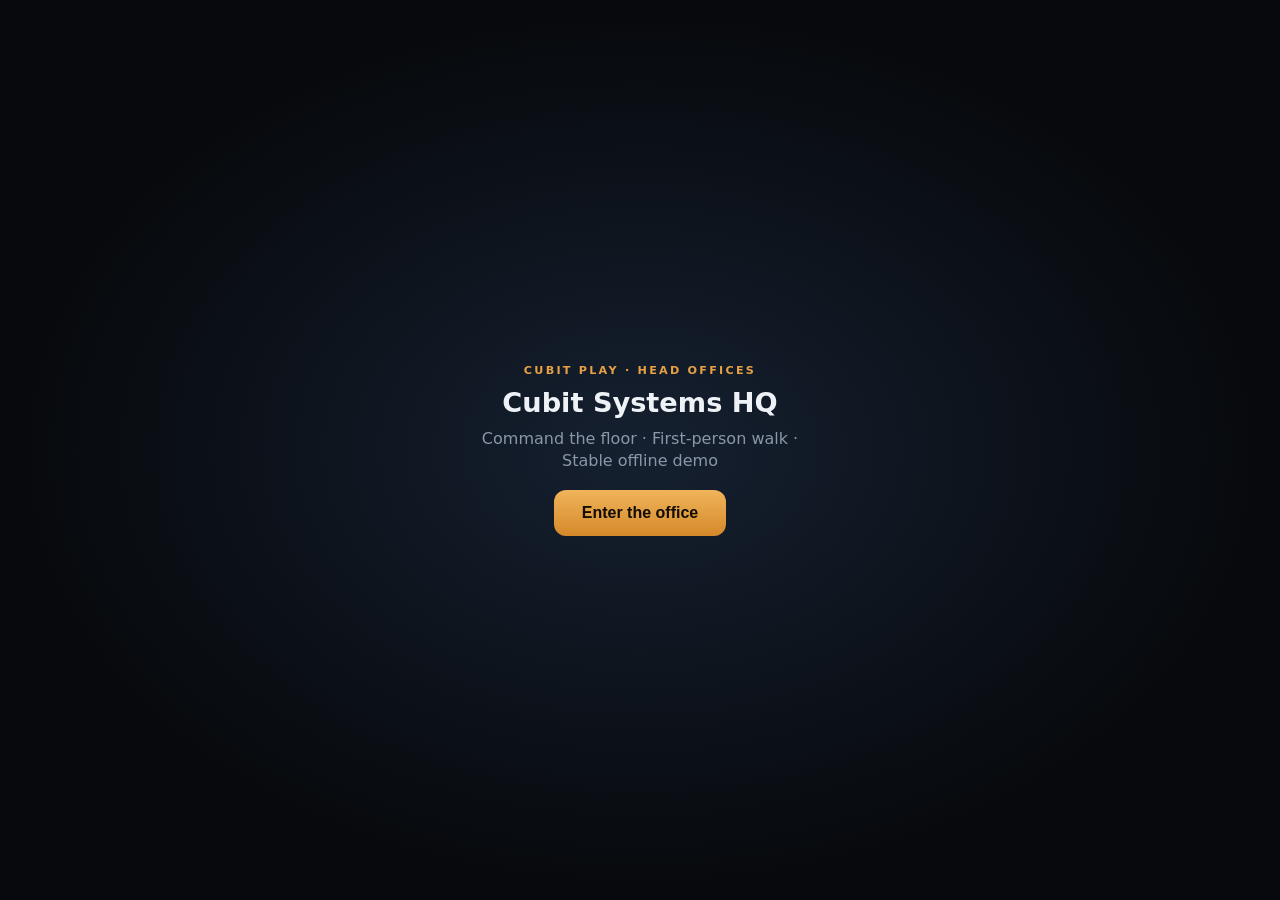
<file: app/src/main/assets/play/games/hq/index.html>
<!DOCTYPE html>
<html lang="en">
<head>
  <meta charset="UTF-8" />
  <meta name="viewport" content="width=device-width, initial-scale=1, maximum-scale=1, user-scalable=no" />
  <title>Cubit HQ</title>
  <style>
    *{box-sizing:border-box;margin:0;padding:0}
    html,body{width:100%;height:100%;overflow:hidden;background:#07090c;font-family:system-ui,sans-serif;color:#eef2f6;touch-action:none}
    #c{display:block;width:100%;height:100%}
    #boot{position:absolute;inset:0;z-index:30;display:flex;flex-direction:column;align-items:center;justify-content:center;text-align:center;padding:24px;background:radial-gradient(ellipse at center,#152030 0%,#07090c 70%)}
    #boot.hide{display:none}
    .logo{font-size:.7rem;letter-spacing:.2em;color:#e8a045;font-weight:800}
    #boot h1{font-size:1.7rem;margin:10px 0}
    #boot p{color:#8b97a8;max-width:340px;margin-bottom:18px;line-height:1.4}
    #boot button{border:none;border-radius:12px;padding:14px 28px;font-weight:800;font-size:1rem;background:linear-gradient(180deg,#f0b45a,#d4892a);color:#120c04}
    #ui{position:absolute;left:10px;top:10px;max-width:min(340px,90vw);z-index:5;pointer-events:none;display:flex;flex-direction:column;gap:8px}
    .panel{pointer-events:auto;background:rgba(10,14,20,.92);border:1px solid #2a3444;border-radius:12px;padding:10px 12px}
    .brand{font-size:.6rem;letter-spacing:.14em;color:#e8a045;font-weight:800}
    h2{font-size:.95rem;margin:4px 0}
    .muted{color:#8b97a8;font-size:.75rem}
    .row{display:flex;flex-wrap:wrap;gap:6px;margin-top:8px}
    button.ui{border:none;border-radius:8px;padding:8px 10px;font-weight:700;font-size:.75rem;background:#3d7eb0;color:#061018}
    button.ui.sec{background:#1a222c;color:#c5d0dc;border:1px solid #2a3444}
    button.ui.cmd{background:#1e3d2e;color:#9dccb0}
    #selected{display:none}#selected.show{display:block}
    #log{position:absolute;right:10px;top:10px;width:min(260px,38vw);max-height:90px;overflow:auto;font-size:.68rem;color:#9aa8b8;background:rgba(10,14,20,.85);border-radius:8px;padding:8px;border:1px solid #2a3444;z-index:5;pointer-events:none}
    #speech{display:none;position:absolute;left:50%;bottom:155px;transform:translateX(-50%);max-width:min(400px,90vw);background:rgba(12,16,22,.95);border:1px solid #e8a045;border-radius:12px;padding:12px 14px;z-index:8}
    #speech.show{display:block}
    #speech .who{color:#e8a045;font-weight:800;font-size:.75rem;margin-bottom:4px}
    #pad{display:none;position:absolute;left:0;right:0;bottom:0;height:160px;z-index:12;pointer-events:none}
    #pad.show{display:block}
    .wasd{position:absolute;left:12px;bottom:12px;width:148px;height:148px}
    .look{position:absolute;right:12px;bottom:12px;width:148px;height:148px}
    .wasd button,.look button{position:absolute;width:46px;height:46px;border:1px solid #3a4558;border-radius:10px;background:rgba(20,28,40,.9);color:#eef2f6;font-weight:800;font-size:.85rem;pointer-events:auto;-webkit-user-select:none;user-select:none}
    .wasd .w{left:51px;top:0}.wasd .a{left:0;top:51px}.wasd .s{left:51px;top:51px}.wasd .d{left:102px;top:51px}.wasd .shift{left:51px;top:102px;font-size:.65rem}
    .look .u{left:51px;top:0}.look .l{left:0;top:51px}.look .r{left:102px;top:51px}.look .dn{left:51px;top:51px}
    #hint{position:absolute;bottom:8px;left:50%;transform:translateX(-50%);z-index:6;font-size:.7rem;color:#8b97a8;background:rgba(0,0,0,.5);padding:4px 10px;border-radius:12px;pointer-events:none}
  </style>
</head>
<body>
  <div id="boot">
    <div class="logo">CUBIT PLAY · HEAD OFFICES</div>
    <h1>Cubit Systems HQ</h1>
    <p>Command the floor · First-person walk · Stable offline demo</p>
    <button type="button" id="btnEnter" onclick="if(window.__cubitEnterOffice)window.__cubitEnterOffice();else document.getElementById('hint').textContent='Engine still loading…'">Enter the office</button>
  </div>
  <canvas id="c"></canvas>
  <div id="ui">
    <div class="panel">
      <div class="brand">CUBIT HQ</div>
      <h2>Head Offices</h2>
      <p class="muted">Tap staff · commands · FPS pad</p>
      <div class="row">
        <button type="button" class="ui" id="btnOrbit">Orbit</button>
        <button type="button" class="ui sec" id="btnFPS">First person</button>
        <button type="button" class="ui sec" id="btnReset">Reset</button>
      </div>
    </div>
    <div class="panel" id="selected">
      <div class="brand" id="selRole">ROLE</div>
      <h2 id="selName">—</h2>
      <p class="muted" id="selStatus">Idle</p>
      <div class="row">
        <button type="button" class="ui cmd" data-cmd="work">Work</button>
        <button type="button" class="ui cmd" data-cmd="meet">Boardroom</button>
        <button type="button" class="ui cmd" data-cmd="break">Break</button>
        <button type="button" class="ui cmd" data-cmd="report">Report</button>
        <button type="button" class="ui cmd" data-cmd="talk">Talk</button>
      </div>
    </div>
  </div>
  <div id="speech"><div class="who" id="spWho"></div><div id="spText"></div></div>
  <div id="log"></div>
  <div id="pad">
    <div class="wasd">
      <button type="button" class="w" data-key="KeyW">W</button>
      <button type="button" class="a" data-key="KeyA">A</button>
      <button type="button" class="s" data-key="KeyS">S</button>
      <button type="button" class="d" data-key="KeyD">D</button>
      <button type="button" class="shift" data-key="ShiftLeft">RUN</button>
    </div>
    <div class="look">
      <button type="button" class="u" data-look="up">▲</button>
      <button type="button" class="l" data-look="left">◀</button>
      <button type="button" class="r" data-look="right">▶</button>
      <button type="button" class="dn" data-look="down">▼</button>
    </div>
  </div>
  <div id="hint">Loading engine…</div>
  <div id="err" style="display:none;position:absolute;left:12px;right:12px;top:40%;z-index:40;background:#3a1515;border:1px solid #a04040;color:#f0c0c0;padding:12px;border-radius:10px;font-size:0.8rem;white-space:pre-wrap"></div>
  <script src="./src/three.min.js"></script>
  <script>
(function () {
  function showErr(m) {
    var el = document.getElementById('err');
    if (el) { el.style.display = 'block'; el.textContent = m; }
    var h = document.getElementById('hint');
    if (h) h.textContent = 'Error — see message';
  }
  try {
  if (typeof THREE === 'undefined') {
    showErr('THREE undefined — three.min.js failed');
    return;
  }
  var ROSTER = [
    { id:'alex', name:'Alex Rivera', role:'Chief of Staff', color:0xe8a045, home:[-8,4.6],
      lines:['Board pulse is green. Customer zero is the gate.','One Approve. One result.','I protect your attention.']},
    { id:'morgan', name:'Morgan Ellis', role:'Software Engineer', color:0x5b9fd4, home:[-4,4.6],
      lines:['Classic script path — works in WebView.','FPS pad works on touch.','Demos must boot every time.']},
    { id:'priya', name:'Priya Singh', role:'Tax & Compliance', color:0x3dd68c, home:[0,4.6],
      lines:['Level 1 disclosure. Level 2 changes.','No CRA passwords in product.','Refund awareness is respect.']},
    { id:'kai', name:'Kai Nakamura', role:'Product Testing', color:0xc070e0, home:[4,4.6],
      lines:['Enter must always work. This path is proven.','Founder trial is the real gate.','Stable beats fancy.']},
    { id:'elena', name:'Elena Voss', role:'Marketing', color:0xe07090, home:[8,4.6],
      lines:['Celebrate in private. Truth in public.','Pilot is the word.','Dignity over hype.']},
    { id:'jordan', name:'Jordan Hale', role:'Finance', color:0x70c0c0, home:[-7,-3.5],
      lines:['Fun budget approved. Watch runway.','No paid launch on a blank minute.','I track credits.']},
    { id:'devon', name:'Devon Park', role:'IT / Security', color:0x9090a8, home:[7,-3.5],
      lines:['Local assets only.','Encrypt the vault next.','Assume leak if not on-device.']},
    { id:'taylor', name:'Taylor Kim', role:'Knowledge', color:0xd0b070, home:[2,-7],
      lines:['This room is a navigable artifact.','Doctrine in docs. Culture on the floor.','I file what customer zero teaches.']}
  ];

  var canvas = document.getElementById('c');
  var renderer = new THREE.WebGLRenderer({ canvas: canvas, antialias: true });
  renderer.setPixelRatio(Math.min(window.devicePixelRatio || 1, 1.75));
  renderer.setSize(window.innerWidth, window.innerHeight);
  try { if (THREE.SRGBColorSpace) renderer.outputColorSpace = THREE.SRGBColorSpace; } catch (e) {}
  renderer.shadowMap.enabled = true;

  var scene = new THREE.Scene();
  scene.background = new THREE.Color(0x151c28);
  scene.fog = new THREE.Fog(0x151c28, 18, 38);

  var orbitCam = new THREE.PerspectiveCamera(50, window.innerWidth / window.innerHeight, 0.1, 80);
  orbitCam.position.set(11, 12, 11);
  var fpsCam = new THREE.PerspectiveCamera(70, window.innerWidth / window.innerHeight, 0.1, 80);
  fpsCam.position.set(0, 1.55, 7);

  var mode = 'orbit', camYaw = Math.PI, camPitch = 0;
  var keys = {};
  var lookHeld = { left: 0, right: 0, up: 0, down: 0 };

  scene.add(new THREE.AmbientLight(0xb0bcc8, 0.75));
  var sun = new THREE.DirectionalLight(0xfff2dd, 0.95);
  sun.position.set(6, 14, 5);
  sun.castShadow = true;
  scene.add(sun);

  var floor = new THREE.Mesh(
    new THREE.PlaneGeometry(28, 20),
    new THREE.MeshStandardMaterial({ color: 0x3a4558, roughness: 0.25 })
  );
  floor.rotation.x = -Math.PI / 2;
  floor.receiveShadow = true;
  scene.add(floor);

  function box(w, h, d, x, y, z, color) {
    var m = new THREE.Mesh(
      new THREE.BoxGeometry(w, h, d),
      new THREE.MeshStandardMaterial({ color: color, roughness: 0.75 })
    );
    m.position.set(x, y, z);
    m.castShadow = true;
    scene.add(m);
  }
  box(28, 3.2, 0.3, 0, 1.6, -10, 0x2a3344);
  box(28, 3.2, 0.3, 0, 1.6, 10, 0x2a3344);
  box(0.3, 3.2, 20, -14, 1.6, 0, 0x2a3344);
  box(0.3, 3.2, 20, 14, 1.6, 0, 0x2a3344);
  [-8, -4, 0, 4, 8].forEach(function (x) {
    box(1.6, 0.08, 0.8, x, 0.72, 4, 0x5a4a3a);
    box(0.5, 0.55, 0.45, x, 0.55, 5.2, 0x2a3545);
    box(0.45, 0.35, 0.06, x, 1.05, 3.7, 0x222);
  });
  box(5, 0.1, 2.2, 0, 0.75, -2.5, 0x4a3a2a);
  [-2, 0, 2].forEach(function (x) { box(0.45, 0.55, 0.45, x, 0.55, -4, 0x3a4555); });
  box(2.2, 0.6, 0.9, 10, 0.35, 7.5, 0x3a5a8a);
  box(0.5, 2.0, 1.2, 12.5, 1.0, -7, 0x5a4030);

  function makeHumanoid(color) {
    var g = new THREE.Group();
    var matB = new THREE.MeshStandardMaterial({ color: color, roughness: 0.55 });
    var matS = new THREE.MeshStandardMaterial({ color: 0xe8c4a8, roughness: 0.45 });
    var matL = new THREE.MeshStandardMaterial({ color: 0x2a3040, roughness: 0.7 });
    [[-0.12, 0.35], [0.12, 0.35]].forEach(function (p) {
      var leg = new THREE.Mesh(new THREE.CapsuleGeometry(0.09, 0.35, 3, 6), matL);
      leg.position.set(p[0], p[1], 0); leg.castShadow = true; g.add(leg);
    });
    var torso = new THREE.Mesh(new THREE.CapsuleGeometry(0.22, 0.4, 4, 8), matB);
    torso.position.y = 0.95; torso.castShadow = true; g.add(torso);
    [[-0.34, 0.95], [0.34, 0.95]].forEach(function (p) {
      var arm = new THREE.Mesh(new THREE.CapsuleGeometry(0.07, 0.32, 3, 6), matB);
      arm.position.set(p[0], p[1], 0); arm.castShadow = true; g.add(arm);
    });
    var head = new THREE.Mesh(new THREE.SphereGeometry(0.18, 10, 10), matS);
    head.position.y = 1.48; head.castShadow = true; g.add(head);
    var eyeM = new THREE.MeshBasicMaterial({ color: 0x1a1a22 });
    [[-0.06, 1.5, 0.15], [0.06, 1.5, 0.15]].forEach(function (p) {
      var e = new THREE.Mesh(new THREE.SphereGeometry(0.03, 6, 6), eyeM);
      e.position.set(p[0], p[1], p[2]); g.add(e);
    });
    return g;
  }

  function makeLabel(name, role) {
    var c2 = document.createElement('canvas');
    c2.width = 256; c2.height = 64;
    var cx = c2.getContext('2d');
    cx.fillStyle = 'rgba(0,0,0,0.72)';
    cx.beginPath();
    if (cx.roundRect) cx.roundRect(0, 8, 256, 48, 8); else cx.rect(0, 8, 256, 48);
    cx.fill();
    cx.fillStyle = '#fff'; cx.font = 'bold 20px system-ui'; cx.textAlign = 'center';
    cx.fillText(name.split(' ')[0], 128, 30);
    cx.fillStyle = '#e8a045'; cx.font = '13px system-ui'; cx.fillText(role, 128, 48);
    var label = new THREE.Mesh(
      new THREE.PlaneGeometry(1.15, 0.28),
      new THREE.MeshBasicMaterial({ map: new THREE.CanvasTexture(c2), transparent: true })
    );
    label.position.y = 1.85;
    return label;
  }

  var npcs = [];
  var npcGroup = new THREE.Group();
  scene.add(npcGroup);

  function loadStaff(data) {
    var root = new THREE.Group();
    root.position.set(data.home[0], 0, data.home[1]);
    var body = makeHumanoid(data.color);
    root.add(body);
    var label = makeLabel(data.name, data.role);
    root.add(label);
    var hit = new THREE.Mesh(
      new THREE.CapsuleGeometry(0.45, 1.0, 2, 6),
      new THREE.MeshBasicMaterial({ visible: false })
    );
    hit.position.y = 0.95;
    root.add(hit);
    root.userData = {
      id: data.id, name: data.name, role: data.role, color: data.color, home: data.home, lines: data.lines,
      status: 'Idle at desk', target: null, speed: 1.7, command: null, lineIdx: 0,
      phase: Math.random() * 6, moving: false, mesh: body, label: label
    };
    npcGroup.add(root);
    npcs.push(root);
  }

  var selected = null;
  var raycaster = new THREE.Raycaster();
  var pointer = new THREE.Vector2();

  function log(msg) {
    var el = document.getElementById('log');
    el.innerHTML = '• ' + msg + '<br>' + el.innerHTML;
  }
  function showSpeech(who, text) {
    document.getElementById('spWho').textContent = who;
    document.getElementById('spText').textContent = text;
    document.getElementById('speech').classList.add('show');
    clearTimeout(showSpeech._t);
    showSpeech._t = setTimeout(function () {
      document.getElementById('speech').classList.remove('show');
    }, 5000);
  }
  function selectNPC(npc) {
    selected = npc;
    var d = npc.userData;
    document.getElementById('selected').classList.add('show');
    document.getElementById('selName').textContent = d.name;
    document.getElementById('selRole').textContent = d.role.toUpperCase();
    document.getElementById('selStatus').textContent = d.status;
    log('Selected ' + d.name);
  }
  function command(cmd) {
    if (!selected) return;
    var d = selected.userData;
    d.command = cmd;
    var spots = {
      work: new THREE.Vector3(d.home[0], 0, d.home[1]),
      meet: new THREE.Vector3((Math.random() - 0.5) * 2.5, 0, -3.2),
      break: new THREE.Vector3(10, 0, 7.2),
      report: new THREE.Vector3(-8, 0, 4.5)
    };
    if (cmd === 'talk') {
      var line = d.lines[d.lineIdx++ % d.lines.length];
      d.status = 'Speaking with founder';
      document.getElementById('selStatus').textContent = d.status;
      showSpeech(d.name + ' · ' + d.role, line);
      log(d.name + ': ' + line);
      return;
    }
    d.target = spots[cmd];
    d.status = ({ work: 'Working at desk', meet: 'Heading to boardroom', break: 'On break', report: 'Preparing report' })[cmd];
    document.getElementById('selStatus').textContent = d.status;
    log('→ ' + d.name + ': ' + cmd);
  }

  document.querySelectorAll('[data-cmd]').forEach(function (b) {
    b.onclick = function () { command(b.getAttribute('data-cmd')); };
  });

  function setMode(m) {
    mode = m;
    var pad = document.getElementById('pad');
    if (m === 'fps') {
      pad.classList.add('show');
      fpsCam.position.set(0, 1.55, 7);
      camYaw = Math.PI; camPitch = 0;
      document.getElementById('hint').textContent = 'WASD pad · look pad · tap staff';
      log('First-person');
    } else {
      pad.classList.remove('show');
      document.getElementById('hint').textContent = 'Orbit: drag · tap staff';
    }
  }
  document.getElementById('btnOrbit').onclick = function () { setMode('orbit'); };
  document.getElementById('btnFPS').onclick = function () { setMode('fps'); };
  document.getElementById('btnReset').onclick = function () {
    npcs.forEach(function (n) {
      n.position.set(n.userData.home[0], 0, n.userData.home[1]);
      n.userData.target = null; n.userData.status = 'Idle at desk';
      n.userData.command = null; n.userData.moving = false;
    });
    log('Floor reset');
  };

  window.addEventListener('keydown', function (e) { keys[e.code] = true; });
  window.addEventListener('keyup', function (e) { keys[e.code] = false; });
  function bindHold(el, code) {
    function down(e) { e.preventDefault(); keys[code] = true; }
    function up(e) { e.preventDefault(); keys[code] = false; }
    el.addEventListener('pointerdown', down);
    el.addEventListener('pointerup', up);
    el.addEventListener('pointerleave', up);
    el.addEventListener('pointercancel', up);
  }
  document.querySelectorAll('.wasd button[data-key]').forEach(function (b) {
    bindHold(b, b.getAttribute('data-key'));
  });
  document.querySelectorAll('.look button[data-look]').forEach(function (b) {
    var dir = b.getAttribute('data-look');
    function down(e) { e.preventDefault(); lookHeld[dir] = 1; }
    function up(e) { e.preventDefault(); lookHeld[dir] = 0; }
    b.addEventListener('pointerdown', down);
    b.addEventListener('pointerup', up);
    b.addEventListener('pointerleave', up);
    b.addEventListener('pointercancel', up);
  });

  var dragging = false, lx = 0, ly = 0;
  canvas.addEventListener('pointerdown', function (e) {
    dragging = true; lx = e.clientX; ly = e.clientY;
    pointer.x = (e.clientX / window.innerWidth) * 2 - 1;
    pointer.y = -(e.clientY / window.innerHeight) * 2 + 1;
    var cam = mode === 'fps' ? fpsCam : orbitCam;
    raycaster.setFromCamera(pointer, cam);
    var hits = raycaster.intersectObjects(npcs, true);
    if (hits.length) {
      var o = hits[0].object;
      while (o.parent && !o.userData.name) o = o.parent;
      if (o.userData && o.userData.name) selectNPC(o);
    }
  });
  window.addEventListener('pointerup', function () { dragging = false; });
  canvas.addEventListener('pointermove', function (e) {
    if (!dragging) return;
    var dx = e.clientX - lx, dy = e.clientY - ly; lx = e.clientX; ly = e.clientY;
    if (mode === 'orbit') {
      var x = orbitCam.position.x, z = orbitCam.position.z;
      var r = Math.hypot(x, z);
      var th = Math.atan2(z, x) - dx * 0.005;
      var y = Math.max(5, Math.min(18, orbitCam.position.y + dy * 0.02));
      orbitCam.position.set(Math.cos(th) * r, y, Math.sin(th) * r);
    } else {
      camYaw -= dx * 0.004;
      camPitch = Math.max(-1.1, Math.min(1.1, camPitch - dy * 0.004));
    }
  });

  function updateNPCs(dt) {
    var cam = mode === 'fps' ? fpsCam : orbitCam;
    npcs.forEach(function (n) {
      var d = n.userData;
      d.moving = false;
      if (d.target) {
        var p = n.position, t = d.target;
        var ox = t.x - p.x, oz = t.z - p.z;
        var dist = Math.hypot(ox, oz);
        if (dist < 0.15) {
          d.target = null;
          if (d.command === 'work') d.status = 'Working at desk';
          if (selected === n) document.getElementById('selStatus').textContent = d.status;
        } else {
          var sp = d.speed * dt;
          p.x += (ox / dist) * sp; p.z += (oz / dist) * sp;
          n.rotation.y = Math.atan2(ox, oz);
          d.moving = true;
        }
      }
      d.phase += dt * (d.moving ? 10 : 2);
      if (d.mesh) d.mesh.position.y = Math.sin(d.phase) * (d.moving ? 0.04 : 0.012);
      if (d.label) d.label.lookAt(cam.position);
    });
  }
  function updateFPS(dt) {
    if (mode !== 'fps') return;
    var lookSp = 1.6 * dt;
    if (lookHeld.left) camYaw += lookSp;
    if (lookHeld.right) camYaw -= lookSp;
    if (lookHeld.up) camPitch = Math.min(1.1, camPitch + lookSp);
    if (lookHeld.down) camPitch = Math.max(-1.1, camPitch - lookSp);
    var sp = keys['ShiftLeft'] ? 5.2 : 2.9;
    var f = new THREE.Vector3(-Math.sin(camYaw), 0, -Math.cos(camYaw));
    var r = new THREE.Vector3(Math.cos(camYaw), 0, -Math.sin(camYaw));
    var m = new THREE.Vector3();
    if (keys['KeyW']) m.add(f);
    if (keys['KeyS']) m.sub(f);
    if (keys['KeyD']) m.add(r);
    if (keys['KeyA']) m.sub(r);
    if (m.lengthSq()) {
      m.normalize().multiplyScalar(sp * dt);
      fpsCam.position.add(m);
      fpsCam.position.x = Math.max(-13, Math.min(13, fpsCam.position.x));
      fpsCam.position.z = Math.max(-9, Math.min(9, fpsCam.position.z));
    }
    fpsCam.position.y = 1.55;
    fpsCam.rotation.order = 'YXZ';
    fpsCam.rotation.y = camYaw;
    fpsCam.rotation.x = camPitch;
  }

  var last = performance.now();
  function frame(now) {
    var dt = Math.min(0.05, (now - last) / 1000); last = now;
    updateNPCs(dt); updateFPS(dt);
    var cam = mode === 'fps' ? fpsCam : orbitCam;
    if (mode === 'orbit') orbitCam.lookAt(0, 0.4, 0);
    renderer.render(scene, cam);
    requestAnimationFrame(frame);
  }
  window.addEventListener('resize', function () {
    orbitCam.aspect = fpsCam.aspect = window.innerWidth / window.innerHeight;
    orbitCam.updateProjectionMatrix(); fpsCam.updateProjectionMatrix();
    renderer.setSize(window.innerWidth, window.innerHeight);
  });

  document.getElementById('hint').textContent = 'Engine ready — Enter the office';
  function enterOffice() {
    document.getElementById('boot').classList.add('hide');
    ROSTER.forEach(loadStaff);
    log('Floor live — 8 staff');
    document.getElementById('hint').textContent = 'Tap a teammate · Orbit or FPS';
    requestAnimationFrame(frame);
  }
  document.getElementById('btnEnter').onclick = enterOffice;
  window.__cubitEnterOffice = enterOffice;
  } catch (e) {
    showErr('Init error: ' + e + (e.stack ? '\n' + e.stack : ''));
  }
})();
  </script>
</body>
</html>
</file>
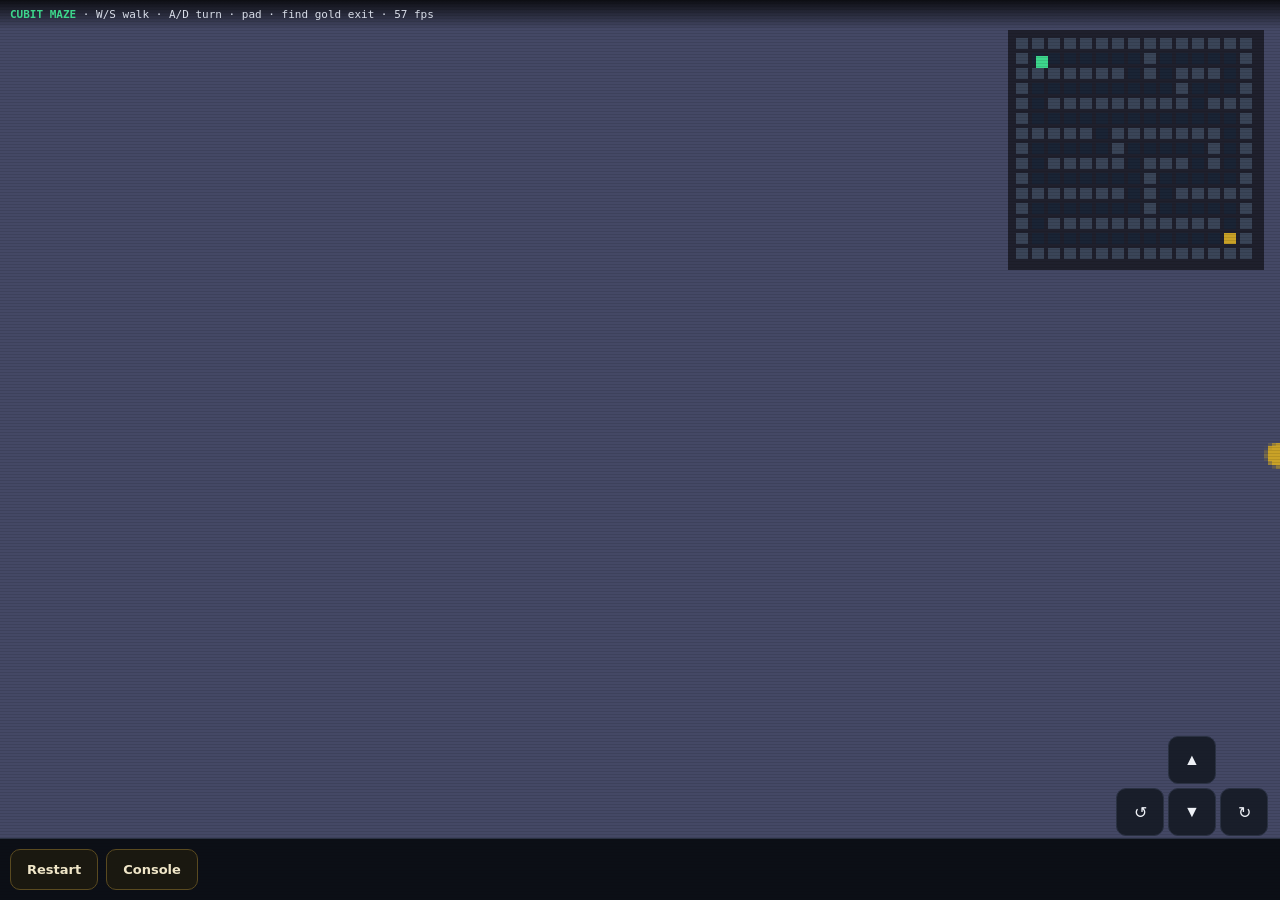
<file: app/src/main/assets/play/games/maze/index.html>
<!DOCTYPE html>
<html lang="en">
<head>
  <meta charset="UTF-8" />
  <meta name="viewport" content="width=device-width, initial-scale=1, maximum-scale=1, user-scalable=no, viewport-fit=cover" />
  <title>Cubit Maze</title>
  <style>
    * { box-sizing: border-box; margin: 0; padding: 0; }
    body { background: #05060a; color: #d8dde8; font-family: ui-monospace, monospace; overflow: hidden; height: 100dvh; }
    #wrap { position: relative; width: 100%; height: 100%; }
    canvas { display: block; width: 100%; height: 100%; image-rendering: pixelated; touch-action: none; }
    #hud {
      position: absolute; left: 0; right: 0; top: 0; padding: 8px 10px; z-index: 5;
      background: linear-gradient(to bottom, rgba(0,0,0,0.8), transparent);
      font-size: 11px; pointer-events: none;
    }
    #hud b { color: #3dd68c; }
    #win {
      display: none; position: absolute; inset: 0; z-index: 10;
      background: rgba(5,8,14,0.88); align-items: center; justify-content: center; flex-direction: column; gap: 12px;
    }
    #win.show { display: flex; }
    #win h1 { color: #c9a227; font-size: 1.4rem; }
    #win button, #bar button {
      font: 700 13px system-ui; padding: 12px 16px; border-radius: 10px;
      border: 1px solid #5a4a20; background: #1a1810; color: #f0e6c8;
    }
    #bar {
      position: absolute; left: 0; right: 0; bottom: 0; z-index: 6;
      padding: 10px; display: flex; gap: 8px; flex-wrap: wrap;
      background: rgba(8,10,16,0.92); border-top: 1px solid #2a3142;
    }
    #pad {
      position: absolute; right: 12px; bottom: 64px; z-index: 6;
      display: grid; grid-template-columns: 48px 48px 48px; gap: 4px;
    }
    #pad button {
      width: 48px; height: 48px; border-radius: 10px; border: 1px solid #2a3142;
      background: rgba(20,26,36,0.9); color: #eef1f6; font-size: 16px;
    }
    #pad .sp { visibility: hidden; }
  </style>
</head>
<body>
  <div id="wrap">
    <canvas id="c"></canvas>
    <div id="hud"><b>CUBIT MAZE</b> · W/S walk · A/D turn · pad · find gold exit · <span id="fps">--</span> fps</div>
    <div id="pad">
      <span class="sp"></span>
      <button type="button" data-k="w">▲</button>
      <span class="sp"></span>
      <button type="button" data-k="a">↺</button>
      <button type="button" data-k="s">▼</button>
      <button type="button" data-k="d">↻</button>
    </div>
    <div id="bar">
      <button type="button" id="btnRestart">Restart</button>
      <button type="button" id="btnConsole">Console</button>
    </div>
    <div id="win">
      <h1>Exit found</h1>
      <p style="color:#8b93a7;font-size:13px">You cleared the maze.</p>
      <button type="button" id="btnAgain">Play again</button>
      <button type="button" id="btnBack">Console</button>
    </div>
  </div>
  <script>
(function () {
  // 1 = wall, 0 = path, 2 = start, 3 = exit
  const MAP = [
    [1,1,1,1,1,1,1,1,1,1,1,1,1,1,1],
    [1,2,0,0,0,0,0,0,1,0,0,0,0,0,1],
    [1,1,1,1,1,1,1,0,1,0,1,1,1,0,1],
    [1,0,0,0,0,0,0,0,0,0,1,0,0,0,1],
    [1,0,1,1,1,1,1,1,1,1,1,0,1,1,1],
    [1,0,0,0,0,0,0,0,0,0,0,0,0,0,1],
    [1,1,1,1,1,0,1,1,1,1,1,1,1,0,1],
    [1,0,0,0,0,0,1,0,0,0,0,0,1,0,1],
    [1,0,1,1,1,1,1,0,1,1,1,0,1,0,1],
    [1,0,0,0,0,0,0,0,1,0,0,0,0,0,1],
    [1,1,1,1,1,1,1,0,1,0,1,1,1,1,1],
    [1,0,0,0,0,0,0,0,1,0,0,0,0,0,1],
    [1,0,1,1,1,1,1,1,1,1,1,1,1,0,1],
    [1,0,0,0,0,0,0,0,0,0,0,0,0,3,1],
    [1,1,1,1,1,1,1,1,1,1,1,1,1,1,1]
  ];
  const ROWS = MAP.length, COLS = MAP[0].length;
  const CELL = 1.0;

  const canvas = document.getElementById('c');
  const ctx = canvas.getContext('2d', { alpha: false });
  const IW = 320, IH = 240;
  const off = document.createElement('canvas');
  off.width = IW; off.height = IH;
  const g = off.getContext('2d', { alpha: false });

  let px = 1.5, pz = 1.5, yaw = 0;
  let keys = {};
  let won = false;
  let last = performance.now();
  let frames = 0, fpsT = 0;

  function findCell(v) {
    for (let z = 0; z < ROWS; z++)
      for (let x = 0; x < COLS; x++)
        if (MAP[z][x] === v) return { x: x + 0.5, z: z + 0.5 };
    return { x: 1.5, z: 1.5 };
  }
  function reset() {
    const s = findCell(2);
    px = s.x; pz = s.z; yaw = 0;
    won = false;
    document.getElementById('win').classList.remove('show');
  }
  reset();

  function solid(x, z) {
    const cx = Math.floor(x), cz = Math.floor(z);
    if (cz < 0 || cx < 0 || cz >= ROWS || cx >= COLS) return true;
    return MAP[cz][cx] === 1;
  }

  function resize() {
    const dpr = Math.min(window.devicePixelRatio || 1, 2);
    canvas.width = Math.floor(canvas.clientWidth * dpr);
    canvas.height = Math.floor(canvas.clientHeight * dpr);
  }
  window.addEventListener('resize', resize);
  setTimeout(resize, 30);

  // look
  let drag = false, lx = 0, ly = 0;
  canvas.addEventListener('pointerdown', e => {
    drag = true; lx = e.clientX; ly = e.clientY;
    try { canvas.setPointerCapture(e.pointerId); } catch (err) {}
  });
  canvas.addEventListener('pointerup', () => { drag = false; });
  canvas.addEventListener('pointermove', e => {
    if (!drag || won) return;
    yaw += (e.clientX - lx) * 0.006;
    lx = e.clientX; ly = e.clientY;
  });

  window.addEventListener('keydown', e => {
    keys[e.key.toLowerCase()] = true;
    if (['arrowup','arrowdown','arrowleft','arrowright',' '].includes(e.key.toLowerCase())) e.preventDefault();
  });
  window.addEventListener('keyup', e => { keys[e.key.toLowerCase()] = false; });

  // on-screen pad
  document.querySelectorAll('#pad button').forEach(btn => {
    const k = btn.getAttribute('data-k');
    const down = e => { e.preventDefault(); keys[k] = true; };
    const up = e => { e.preventDefault(); keys[k] = false; };
    btn.addEventListener('pointerdown', down);
    btn.addEventListener('pointerup', up);
    btn.addEventListener('pointerleave', up);
    btn.addEventListener('pointercancel', up);
  });

  document.getElementById('btnRestart').onclick = reset;
  document.getElementById('btnAgain').onclick = reset;
  document.getElementById('btnConsole').onclick = () => { location.href = '../../index.html'; };
  document.getElementById('btnBack').onclick = () => { location.href = '../../index.html'; };

  function tryMove(nx, nz) {
    const r = 0.18;
    if (!solid(nx - r, pz - r) && !solid(nx + r, pz - r) && !solid(nx - r, pz + r) && !solid(nx + r, pz + r))
      px = nx;
    if (!solid(px - r, nz - r) && !solid(px + r, nz - r) && !solid(px - r, nz + r) && !solid(px + r, nz + r))
      pz = nz;
    const cx = Math.floor(px), cz = Math.floor(pz);
    if (MAP[cz] && MAP[cz][cx] === 3) {
      won = true;
      document.getElementById('win').classList.add('show');
    }
  }

  function project(x, y, z) {
    let cx = x - px, cy = y - 0.5, cz = z - pz;
    const cosy = Math.cos(yaw), siny = Math.sin(yaw);
    const rx = cx * cosy - cz * siny;
    let rz = cx * siny + cz * cosy;
    if (rz < 0.12) return null;
    const f = 160 / rz;
    return { x: IW / 2 + rx * f, y: IH / 2 - cy * f, z: rz };
  }

  function drawWall(x, z) {
    const h = 1.2;
    const v = [
      [x, 0, z], [x + 1, 0, z], [x + 1, 0, z + 1], [x, 0, z + 1],
      [x, h, z], [x + 1, h, z], [x + 1, h, z + 1], [x, h, z + 1]
    ].map(p => project(p[0], p[1], p[2]));
    const faces = [[0,1,5,4],[1,2,6,5],[2,3,7,6],[3,0,4,7]];
    const scored = faces.map((f, i) => {
      const zs = f.map(j => v[j] && v[j].z).filter(Boolean);
      return { f, z: zs.length ? zs.reduce((a, b) => a + b, 0) / zs.length : 0, i };
    }).sort((a, b) => b.z - a.z);
    scored.forEach(({ f, i }) => {
      const pts = f.map(j => v[j]);
      if (pts.some(p => !p)) return;
      g.beginPath();
      g.moveTo(pts[0].x, pts[0].y);
      for (let k = 1; k < pts.length; k++) g.lineTo(pts[k].x, pts[k].y);
      g.closePath();
      const shade = 0.35 + (i % 4) * 0.08;
      g.fillStyle = 'rgb(' + Math.floor(40 + shade * 80) + ',' + Math.floor(48 + shade * 70) + ',' + Math.floor(70 + shade * 90) + ')';
      g.fill();
    });
  }

  function drawExit(x, z) {
    const p = project(x + 0.5, 0.4, z + 0.5);
    if (!p) return;
    g.fillStyle = '#c9a227';
    g.beginPath();
    g.arc(p.x, p.y, Math.max(3, 40 / p.z), 0, Math.PI * 2);
    g.fill();
  }

  function frame(now) {
    const dt = Math.min(0.05, (now - last) / 1000);
    last = now;
    frames++; fpsT += dt;
    if (fpsT >= 0.4) {
      document.getElementById('fps').textContent = String(Math.round(frames / fpsT));
      frames = 0; fpsT = 0;
    }

    if (!won) {
      const sp = 2.6 * dt;
      const turn = 2.2 * dt;
      // Tank controls: A/D turn, W/S forward/back along facing
      if (keys['a'] || keys['arrowleft'] || keys['q']) yaw -= turn;
      if (keys['d'] || keys['arrowright'] || keys['e']) yaw += turn;
      const cosy = Math.cos(yaw), siny = Math.sin(yaw);
      let forward = 0;
      if (keys['w'] || keys['arrowup']) forward += 1;
      if (keys['s'] || keys['arrowdown']) forward -= 1;
      if (forward !== 0) {
        tryMove(px + siny * sp * forward, pz + cosy * sp * forward);
      }
    }

    // sky + floor
    g.fillStyle = '#0a0e18';
    g.fillRect(0, 0, IW, IH / 2);
    g.fillStyle = '#121820';
    g.fillRect(0, IH / 2, IW, IH / 2);

    // collect walls by distance
    const walls = [];
    for (let z = 0; z < ROWS; z++) {
      for (let x = 0; x < COLS; x++) {
        if (MAP[z][x] !== 1) continue;
        const dx = x + 0.5 - px, dz = z + 0.5 - pz;
        walls.push({ x, z, d: dx * dx + dz * dz });
      }
    }
    walls.sort((a, b) => b.d - a.d);
    walls.forEach(w => drawWall(w.x, w.z));

    const ex = findCell(3);
    drawExit(Math.floor(ex.x), Math.floor(ex.z));

    // minimap
    const ms = 4;
    g.fillStyle = 'rgba(0,0,0,0.55)';
    g.fillRect(IW - COLS * ms - 8, 8, COLS * ms + 4, ROWS * ms + 4);
    for (let z = 0; z < ROWS; z++) {
      for (let x = 0; x < COLS; x++) {
        const v = MAP[z][x];
        g.fillStyle = v === 1 ? '#3a4558' : v === 3 ? '#c9a227' : '#1a2435';
        g.fillRect(IW - COLS * ms - 6 + x * ms, 10 + z * ms, ms - 1, ms - 1);
      }
    }
    g.fillStyle = '#3dd68c';
    g.fillRect(IW - COLS * ms - 6 + px * ms - 1, 10 + pz * ms - 1, 3, 3);

    ctx.imageSmoothingEnabled = false;
    ctx.fillStyle = '#000';
    ctx.fillRect(0, 0, canvas.width, canvas.height);
    ctx.drawImage(off, 0, 0, canvas.width, canvas.height);

    // CRT-ish
    ctx.fillStyle = 'rgba(0,0,0,0.1)';
    for (let y = 0; y < canvas.height; y += 3) ctx.fillRect(0, y, canvas.width, 1);

    requestAnimationFrame(frame);
  }

  try {
    localStorage.setItem('cubit_play_session', JSON.stringify({
      schema: 1, game: 'maze', profile: 'n64-class', ts: Date.now()
    }));
  } catch (e) {}

  requestAnimationFrame(frame);
})();
  </script>
</body>
</html>
</file>
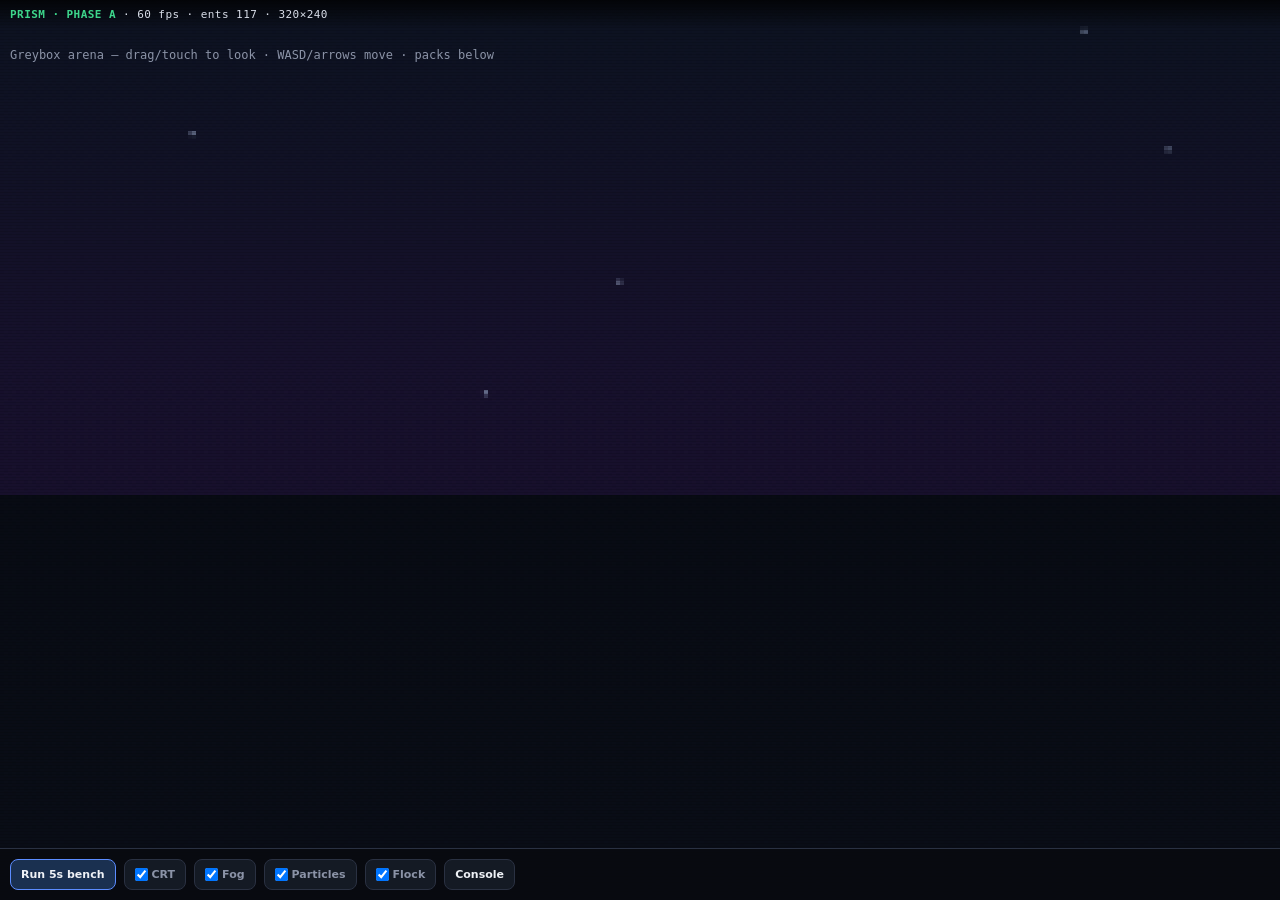
<file: app/src/main/assets/play/games/prism/index.html>
<!DOCTYPE html>
<html lang="en">
<head>
  <meta charset="UTF-8" />
  <meta name="viewport" content="width=device-width, initial-scale=1, maximum-scale=1, user-scalable=no, viewport-fit=cover" />
  <title>Project Prism — Phase A</title>
  <style>
    * { box-sizing: border-box; margin: 0; padding: 0; }
    body { background: #05060a; color: #d8dde8; font-family: ui-monospace, monospace; overflow: hidden; height: 100dvh; }
    #wrap { position: relative; width: 100%; height: 100%; }
    canvas { display: block; width: 100%; height: 100%; image-rendering: pixelated; background: #000; }
    #hud {
      position: absolute; left: 0; right: 0; top: 0; padding: 8px 10px;
      background: linear-gradient(to bottom, rgba(0,0,0,0.75), transparent);
      pointer-events: none; font-size: 11px; letter-spacing: 0.04em; z-index: 5;
    }
    #hud b { color: #3dd68c; }
    #bar {
      position: absolute; left: 0; right: 0; bottom: 0; padding: 10px;
      background: rgba(8,10,16,0.92); border-top: 1px solid #2a3142; z-index: 6;
      display: flex; flex-wrap: wrap; gap: 8px; align-items: center;
    }
    #bar button, #bar label {
      font: 600 11px system-ui; padding: 8px 10px; border-radius: 8px;
      border: 1px solid #2a3142; background: #141a24; color: #eef1f6;
    }
    #bar button.primary { border-color: #5b8cff; background: #1a3050; }
    #bar .tog { display: flex; align-items: center; gap: 4px; font-size: 11px; color: #8b93a7; }
    #msg { position: absolute; left: 10px; right: 10px; top: 48px; font-size: 12px; color: #8b93a7; z-index: 5; pointer-events: none; }
  </style>
</head>
<body>
  <div id="wrap">
    <canvas id="c"></canvas>
    <div id="hud"><b>PRISM · PHASE A</b> · <span id="fps">--</span> fps · ents <span id="ents">0</span> · <span id="res">320×240</span></div>
    <div id="msg">Greybox arena — drag/touch to look · WASD/arrows move · packs below</div>
    <div id="bar">
      <button type="button" class="primary" id="bench">Run 5s bench</button>
      <label class="tog"><input type="checkbox" id="crt" checked /> CRT</label>
      <label class="tog"><input type="checkbox" id="fog" checked /> Fog</label>
      <label class="tog"><input type="checkbox" id="particles" checked /> Particles</label>
      <label class="tog"><input type="checkbox" id="flock" checked /> Flock</label>
      <button type="button" id="console">Console</button>
    </div>
  </div>
  <script>
(function () {
  const canvas = document.getElementById('c');
  const ctx = canvas.getContext('2d', { alpha: false });
  const INTERNAL_W = 320, INTERNAL_H = 240;
  const off = document.createElement('canvas');
  off.width = INTERNAL_W; off.height = INTERNAL_H;
  const g = off.getContext('2d', { alpha: false });

  let yaw = 0.4, pitch = 0.15;
  let px = 0, pz = 8;
  let keys = {};
  let particles = [];
  let flock = [];
  let last = performance.now();
  let frames = 0, fps = 0, fpsT = 0;
  let benchUntil = 0, benchFrames = 0, benchAcc = 0;

  for (let i = 0; i < 80; i++) {
    particles.push({
      x: (Math.random() - 0.5) * 40,
      y: Math.random() * 8,
      z: (Math.random() - 0.5) * 40,
      vy: 0.2 + Math.random() * 0.5
    });
  }
  for (let i = 0; i < 24; i++) {
    const a = (i / 24) * Math.PI * 2;
    flock.push({
      x: Math.cos(a) * 6, y: 1.2 + Math.random(), z: Math.sin(a) * 6,
      a, sp: 0.8 + Math.random() * 0.6
    });
  }

  function resize() {
    const dpr = Math.min(window.devicePixelRatio || 1, 2);
    canvas.width = Math.floor(canvas.clientWidth * dpr);
    canvas.height = Math.floor(canvas.clientHeight * dpr);
  }
  window.addEventListener('resize', resize);
  setTimeout(resize, 50);

  // pointer look
  let dragging = false, lx = 0, ly = 0;
  canvas.addEventListener('pointerdown', e => { dragging = true; lx = e.clientX; ly = e.clientY; canvas.setPointerCapture(e.pointerId); });
  canvas.addEventListener('pointerup', () => { dragging = false; });
  canvas.addEventListener('pointermove', e => {
    if (!dragging) return;
    yaw += (e.clientX - lx) * 0.005;
    pitch += (e.clientY - ly) * 0.004;
    pitch = Math.max(-1.2, Math.min(1.2, pitch));
    lx = e.clientX; ly = e.clientY;
  });
  window.addEventListener('keydown', e => { keys[e.key.toLowerCase()] = true; });
  window.addEventListener('keyup', e => { keys[e.key.toLowerCase()] = false; });

  function project(x, y, z) {
    // camera transform
    let cx = x - px, cy = y - 1.6, cz = z - pz;
    const cosy = Math.cos(yaw), siny = Math.sin(yaw);
    let rx = cx * cosy - cz * siny;
    let rz = cx * siny + cz * cosy;
    const cosp = Math.cos(pitch), sinp = Math.sin(pitch);
    let ry = cy * cosp - rz * sinp;
    rz = cy * sinp + rz * cosp;
    if (rz < 0.15) return null;
    const f = 180 / rz;
    return { x: INTERNAL_W / 2 + rx * f, y: INTERNAL_H / 2 - ry * f, s: f, z: rz };
  }

  function drawTri(p0, p1, p2, col) {
    if (!p0 || !p1 || !p2) return;
    g.beginPath();
    g.moveTo(p0.x, p0.y); g.lineTo(p1.x, p1.y); g.lineTo(p2.x, p2.y); g.closePath();
    g.fillStyle = col; g.fill();
  }

  function drawBox(x, y, z, w, h, d, col) {
    const v = [
      [x, y, z], [x+w, y, z], [x+w, y, z+d], [x, y, z+d],
      [x, y+h, z], [x+w, y+h, z], [x+w, y+h, z+d], [x, y+h, z+d]
    ].map(p => project(p[0], p[1], p[2]));
    // simple faces (painter approx by z)
    const faces = [
      [0,1,2,3], [4,5,6,7], [0,1,5,4], [1,2,6,5], [2,3,7,6], [3,0,4,7]
    ];
    const order = faces.map((f, i) => {
      const zs = f.map(idx => v[idx] && v[idx].z).filter(Boolean);
      return { i, z: zs.length ? zs.reduce((a,b)=>a+b,0)/zs.length : 0 };
    }).sort((a,b) => b.z - a.z);
    order.forEach(({ i }, n) => {
      const f = faces[i];
      const pts = f.map(idx => v[idx]);
      if (pts.some(p => !p)) return;
      const shade = 0.55 + (n / 12);
      const c = col;
      // parse and shade
      g.beginPath();
      g.moveTo(pts[0].x, pts[0].y);
      for (let k = 1; k < pts.length; k++) g.lineTo(pts[k].x, pts[k].y);
      g.closePath();
      g.fillStyle = c;
      g.globalAlpha = shade;
      g.fill();
      g.globalAlpha = 1;
    });
  }

  function drawFloor() {
    for (let i = -8; i <= 8; i++) {
      for (let j = -8; j <= 8; j++) {
        if ((i + j) & 1) continue;
        const p00 = project(i, 0, j), p10 = project(i+1, 0, j), p11 = project(i+1, 0, j+1), p01 = project(i, 0, j+1);
        drawTri(p00, p10, p11, '#1a2230');
        drawTri(p00, p11, p01, '#151b28');
      }
    }
  }

  function tick(dt) {
    const sp = 6 * dt;
    const cosy = Math.cos(yaw), siny = Math.sin(yaw);
    let mx = 0, mz = 0;
    if (keys['w'] || keys['arrowup']) { mx += siny; mz += cosy; }
    if (keys['s'] || keys['arrowdown']) { mx -= siny; mz -= cosy; }
    if (keys['a'] || keys['arrowleft']) { mx -= cosy; mz += siny; }
    if (keys['d'] || keys['arrowright']) { mx += cosy; mz -= siny; }
    const len = Math.hypot(mx, mz) || 1;
    px += (mx / len) * sp;
    pz += (mz / len) * sp;

    if (document.getElementById('particles').checked) {
      particles.forEach(p => {
        p.y += p.vy * dt;
        if (p.y > 9) p.y = 0;
      });
    }
    if (document.getElementById('flock').checked) {
      flock.forEach(b => {
        b.a += b.sp * dt;
        b.x = Math.cos(b.a) * 6;
        b.z = Math.sin(b.a) * 6;
        b.y = 1.5 + Math.sin(b.a * 3) * 0.4;
      });
    }
  }

  function frame(now) {
    const dt = Math.min(0.05, (now - last) / 1000);
    last = now;
    tick(dt);

    frames++;
    fpsT += dt;
    if (fpsT >= 0.5) {
      fps = Math.round(frames / fpsT);
      frames = 0; fpsT = 0;
      document.getElementById('fps').textContent = String(fps);
    }
    if (now < benchUntil) {
      benchFrames++;
      benchAcc += fps;
    } else if (benchUntil && now >= benchUntil) {
      const avg = Math.round(benchAcc / Math.max(1, benchFrames));
      document.getElementById('msg').textContent = 'Bench done · avg ~' + avg + ' fps · ents ' + entityCount();
      benchUntil = 0;
      try {
        localStorage.setItem('prism_bench', JSON.stringify({ avg, ts: Date.now(), phase: 'A' }));
      } catch (e) {}
    }

    // clear
    g.fillStyle = '#070a12';
    g.fillRect(0, 0, INTERNAL_W, INTERNAL_H);

    // sky gradient
    const sky = g.createLinearGradient(0, 0, 0, INTERNAL_H * 0.55);
    sky.addColorStop(0, '#0c1220');
    sky.addColorStop(1, '#1a1030');
    g.fillStyle = sky;
    g.fillRect(0, 0, INTERNAL_W, INTERNAL_H * 0.55);

    drawFloor();

    // central prism monument (low poly)
    drawBox(-1, 0, -1, 2, 3.5, 2, '#5b8cff');
    drawBox(-0.4, 3.5, -0.4, 0.8, 1.2, 0.8, '#9ec0ff');

    // pillars
    for (let i = 0; i < 6; i++) {
      const a = (i / 6) * Math.PI * 2;
      drawBox(Math.cos(a) * 10 - 0.4, 0, Math.sin(a) * 10 - 0.4, 0.8, 4, 0.8, '#2a3548');
    }

    if (document.getElementById('flock').checked) {
      flock.forEach(b => {
        const p = project(b.x, b.y, b.z);
        if (!p) return;
        g.fillStyle = '#c9a227';
        g.fillRect(p.x - 2, p.y - 2, 4, 4);
      });
    }

    if (document.getElementById('particles').checked) {
      g.fillStyle = 'rgba(200,220,255,0.7)';
      particles.forEach(p => {
        const pr = project(p.x, p.y, p.z);
        if (!pr) return;
        g.fillRect(pr.x, pr.y, 1, 1);
      });
    }

    if (document.getElementById('fog').checked) {
      const fog = g.createLinearGradient(0, INTERNAL_H * 0.4, 0, INTERNAL_H);
      fog.addColorStop(0, 'rgba(10,14,24,0)');
      fog.addColorStop(1, 'rgba(10,14,24,0.75)');
      g.fillStyle = fog;
      g.fillRect(0, 0, INTERNAL_W, INTERNAL_H);
    }

    // blit upscale
    ctx.imageSmoothingEnabled = false;
    ctx.fillStyle = '#000';
    ctx.fillRect(0, 0, canvas.width, canvas.height);
    ctx.drawImage(off, 0, 0, canvas.width, canvas.height);

    if (document.getElementById('crt').checked) {
      ctx.fillStyle = 'rgba(0,0,0,0.12)';
      for (let y = 0; y < canvas.height; y += 3) ctx.fillRect(0, y, canvas.width, 1);
    }

    document.getElementById('ents').textContent = String(entityCount());
    requestAnimationFrame(frame);
  }

  function entityCount() {
    let n = 7 + 6; // prism + pillars approx
    if (document.getElementById('particles').checked) n += particles.length;
    if (document.getElementById('flock').checked) n += flock.length;
    return n;
  }

  document.getElementById('bench').onclick = () => {
    benchUntil = performance.now() + 5000;
    benchFrames = 0; benchAcc = 0;
    document.getElementById('msg').textContent = 'Benchmark running (5s)…';
  };
  document.getElementById('console').onclick = () => {
    location.href = '../../index.html';
  };

  try {
    localStorage.setItem('cubit_play_session', JSON.stringify({
      schema: 1, console: 'Cubit Play', game: 'prism', profile: 'n64-class', phase: 'A', ts: Date.now()
    }));
  } catch (e) {}

  requestAnimationFrame(frame);
})();
  </script>
</body>
</html>
</file>
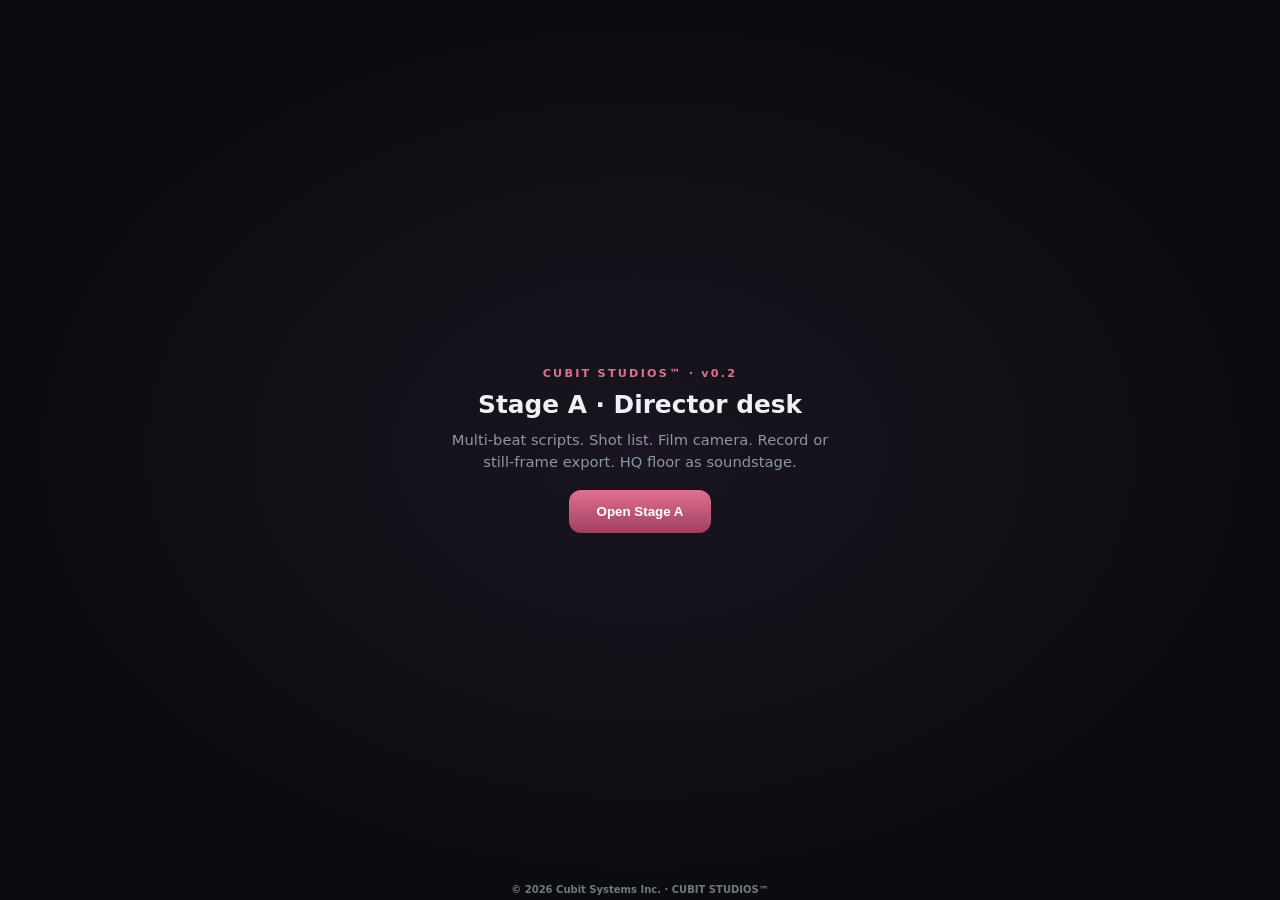
<file: app/src/main/assets/play/games/studios/index.html>
<!DOCTYPE html>
<html lang="en">
<head>
  <meta charset="UTF-8" />
  <meta name="viewport" content="width=device-width, initial-scale=1, maximum-scale=1, user-scalable=no" />
  <title>Cubit Studios · v0.2</title>
  <style>
    *{box-sizing:border-box;margin:0;padding:0}
    html,body{width:100%;height:100%;overflow:hidden;background:#0a0c10;font-family:system-ui,sans-serif;color:#eef2f6;touch-action:none}
    #c{display:block;width:100%;height:100%}
    #boot{position:absolute;inset:0;z-index:30;display:flex;flex-direction:column;align-items:center;justify-content:center;text-align:center;padding:24px;background:radial-gradient(ellipse at center,#1a1520 0%,#0a0c10 70%)}
    #boot.hide{display:none}
    .logo{font-size:.7rem;letter-spacing:.2em;color:#e07090;font-weight:800}
    #boot h1{font-size:1.55rem;margin:10px 0}
    #boot p{color:#8b97a8;max-width:400px;margin-bottom:18px;line-height:1.45;font-size:.92rem}
    #boot button{border:none;border-radius:12px;padding:14px 28px;font-weight:800;background:linear-gradient(180deg,#e07090,#a04060);color:#fff}
    #top{position:absolute;left:8px;top:8px;right:8px;z-index:5;pointer-events:none;display:flex;flex-wrap:wrap;gap:8px;align-items:flex-start}
    .panel{pointer-events:auto;background:rgba(12,14,20,.92);border:1px solid #2a3142;border-radius:12px;padding:10px 12px;max-width:min(440px,96vw)}
    .brand{font-size:.58rem;letter-spacing:.14em;color:#e07090;font-weight:800}
    h2{font-size:.95rem;margin:4px 0}
    .muted{color:#8b97a8;font-size:.7rem;line-height:1.35}
    .row{display:flex;flex-wrap:wrap;gap:6px;margin-top:8px}
    button.ui{border:none;border-radius:8px;padding:8px 10px;font-weight:700;font-size:.7rem;background:#5b3a5a;color:#f0e0ea}
    button.ui.sec{background:#1a222c;color:#c5d0dc;border:1px solid #2a3444}
    button.ui.rec{background:#8b2030;color:#fff}
    button.ui.rec.on{background:#e04050;animation:pulse 1s infinite}
    button.ui.go{background:#2a6a4a;color:#e8fff0}
    @keyframes pulse{50%{opacity:.75}}
    #director{width:100%;margin-top:8px}
    #director input,#director textarea{width:100%;padding:10px 12px;border-radius:10px;border:1px solid #3a3142;background:#12151c;color:#eef2f6;font-size:.82rem}
    #director textarea{min-height:56px;resize:vertical;font-family:inherit}
    #director .hint{font-size:.62rem;color:#6a7585;margin-top:4px}
    #shots{margin-top:8px;max-height:90px;overflow:auto;font-size:.68rem;color:#9aa8b8}
    #shots div{padding:3px 0;border-bottom:1px solid #1a222c}
    #shots .on{color:#e07090;font-weight:700}
    #log{position:absolute;right:8px;bottom:120px;width:min(280px,40vw);max-height:130px;overflow:auto;font-size:.65rem;color:#9aa8b8;background:rgba(10,14,20,.88);border-radius:8px;padding:8px;border:1px solid #2a3444;z-index:5;pointer-events:none}
    #camBadge{position:absolute;left:50%;top:10px;transform:translateX(-50%);z-index:6;font-size:.62rem;letter-spacing:.12em;color:#e07090;background:rgba(0,0,0,.55);padding:4px 12px;border-radius:12px;pointer-events:none}
    #hint{position:absolute;bottom:22px;left:50%;transform:translateX(-50%);z-index:6;font-size:.68rem;color:#8b97a8;background:rgba(0,0,0,.5);padding:4px 10px;border-radius:12px;pointer-events:none}
    #pad{display:none;position:absolute;left:0;right:0;bottom:0;height:150px;z-index:12;pointer-events:none}
    #pad.show{display:block}
    .wasd{position:absolute;left:12px;bottom:12px;width:140px;height:140px}
    .look{position:absolute;right:12px;bottom:12px;width:140px;height:140px}
    .wasd button,.look button{position:absolute;width:42px;height:42px;border:1px solid #3a4558;border-radius:10px;background:rgba(20,28,40,.9);color:#eef2f6;font-weight:800;font-size:.8rem;pointer-events:auto}
    .wasd .w{left:49px;top:0}.wasd .a{left:0;top:49px}.wasd .s{left:49px;top:49px}.wasd .d{left:98px;top:49px}
    .look .u{left:49px;top:0}.look .l{left:0;top:49px}.look .r{left:98px;top:49px}.look .dn{left:49px;top:49px}
    #markLabels{position:absolute;inset:0;pointer-events:none;z-index:2}
  </style>
</head>
<body>
  <div id="boot">
    <div class="logo">CUBIT STUDIOS™ · v0.2</div>
    <h1>Stage A · Director desk</h1>
    <p>Multi-beat scripts. Shot list. Film camera. Record or still-frame export. HQ floor as soundstage.</p>
    <button type="button" id="btnEnter">Open Stage A</button>
  </div>
  <canvas id="c"></canvas>
  <div id="camBadge">CAM · FILM</div>
  <div id="top">
    <div class="panel">
      <div class="brand">CUBIT STUDIOS™</div>
      <h2>Director desk</h2>
      <p class="muted">One scene → one take. Beats run in order.</p>
      <div class="row">
        <button type="button" class="ui sec" id="btnOrbit">Orbit</button>
        <button type="button" class="ui sec" id="btnFilm">Film</button>
        <button type="button" class="ui sec" id="btnFPS">Walk</button>
        <button type="button" class="ui rec" id="btnRec">● Record</button>
        <button type="button" class="ui sec" id="btnStill">Still</button>
      </div>
      <div class="row">
        <button type="button" class="ui go" id="btnRun">▶ Run script</button>
        <button type="button" class="ui sec" id="btnStop">Stop</button>
        <button type="button" class="ui sec" id="btnSample">Load sample</button>
      </div>
      <div id="director">
        <textarea id="prompt" placeholder="One command per line. Example:&#10;all gather&#10;wait 2&#10;morgan face camera&#10;alex wave&#10;wait 1&#10;kai talk"></textarea>
        <div class="hint">Actors: alex morgan priya kai elena jordan devon taylor · Verbs: walk go gather face wave talk idle stop · Marks: boardroom center couch camera desk · wait N</div>
      </div>
      <div id="shots"></div>
    </div>
  </div>
  <div id="log"></div>
  <div id="pad">
    <div class="wasd">
      <button type="button" class="w" data-key="KeyW">W</button>
      <button type="button" class="a" data-key="KeyA">A</button>
      <button type="button" class="s" data-key="KeyS">S</button>
      <button type="button" class="d" data-key="KeyD">D</button>
    </div>
    <div class="look">
      <button type="button" class="u" data-look="up">▲</button>
      <button type="button" class="l" data-look="left">◀</button>
      <button type="button" class="r" data-look="right">▶</button>
      <button type="button" class="dn" data-look="down">▼</button>
    </div>
  </div>
  <div id="hint">Loading…</div>
  <div id="cubit-copyright" style="position:fixed;bottom:4px;left:50%;transform:translateX(-50%);z-index:99;font:600 10px/1.2 system-ui,sans-serif;color:rgba(200,210,220,.55);pointer-events:none;text-align:center">© 2026 Cubit Systems Inc. · CUBIT STUDIOS™</div>
  <script src="./src/three.min.js"></script>
  <script>
(function () {
  function showErr(m) {
    var h = document.getElementById('hint');
    if (h) h.textContent = m;
  }
  try {
  if (typeof THREE === 'undefined') { showErr('THREE failed'); return; }

  var ACTORS = [
    { id:'alex', name:'Alex', role:'Chief of Staff', color:0xe8a045, home:[-8,4.6] },
    { id:'morgan', name:'Morgan', role:'Engineer', color:0x5b9fd4, home:[-4,4.6] },
    { id:'priya', name:'Priya', role:'Compliance', color:0x3dd68c, home:[0,4.6] },
    { id:'kai', name:'Kai', role:'Testing', color:0xc070e0, home:[4,4.6] },
    { id:'elena', name:'Elena', role:'Marketing', color:0xe07090, home:[8,4.6] },
    { id:'jordan', name:'Jordan', role:'Finance', color:0x70c0c0, home:[-7,-3.5] },
    { id:'devon', name:'Devon', role:'IT', color:0x9090a8, home:[7,-3.5] },
    { id:'taylor', name:'Taylor', role:'Knowledge', color:0xd0b070, home:[2,-7] }
  ];
  var MARKS = {
    boardroom: [0, -3.2],
    center: [0, 0],
    couch: [10, 7.2],
    camera: [0, 6],
    desk: null
  };

  var canvas = document.getElementById('c');
  var renderer = new THREE.WebGLRenderer({ canvas: canvas, antialias: true, preserveDrawingBuffer: true });
  renderer.setPixelRatio(Math.min(window.devicePixelRatio || 1, 1.75));
  renderer.setSize(window.innerWidth, window.innerHeight);
  try { if (THREE.SRGBColorSpace) renderer.outputColorSpace = THREE.SRGBColorSpace; } catch (e) {}
  renderer.shadowMap.enabled = true;

  var scene = new THREE.Scene();
  scene.background = new THREE.Color(0x1a1520);
  scene.fog = new THREE.Fog(0x1a1520, 16, 36);

  var orbitCam = new THREE.PerspectiveCamera(50, window.innerWidth / window.innerHeight, 0.1, 80);
  orbitCam.position.set(10, 11, 10);
  var filmCam = new THREE.PerspectiveCamera(40, window.innerWidth / window.innerHeight, 0.1, 80);
  filmCam.position.set(0, 1.8, 9);
  filmCam.lookAt(0, 1.2, 0);
  var fpsCam = new THREE.PerspectiveCamera(70, window.innerWidth / window.innerHeight, 0.1, 80);
  fpsCam.position.set(0, 1.55, 8);

  var mode = 'film';
  var camYaw = Math.PI, camPitch = 0;
  var keys = {};
  var lookHeld = { left: 0, right: 0, up: 0, down: 0 };

  scene.add(new THREE.AmbientLight(0xb0a8b8, 0.7));
  var sun = new THREE.DirectionalLight(0xffe8d0, 0.95);
  sun.position.set(6, 14, 5);
  sun.castShadow = true;
  scene.add(sun);
  var key = new THREE.PointLight(0xffccaa, 0.6, 30);
  key.position.set(0, 4, 2);
  scene.add(key);

  var floor = new THREE.Mesh(
    new THREE.PlaneGeometry(28, 20),
    new THREE.MeshStandardMaterial({ color: 0x3a3548, roughness: 0.3 })
  );
  floor.rotation.x = -Math.PI / 2;
  floor.receiveShadow = true;
  scene.add(floor);

  function box(w, h, d, x, y, z, color) {
    var m = new THREE.Mesh(
      new THREE.BoxGeometry(w, h, d),
      new THREE.MeshStandardMaterial({ color: color, roughness: 0.75 })
    );
    m.position.set(x, y, z);
    m.castShadow = true;
    scene.add(m);
  }
  box(28, 3.2, 0.3, 0, 1.6, -10, 0x2a2535);
  box(28, 3.2, 0.3, 0, 1.6, 10, 0x2a2535);
  box(0.3, 3.2, 20, -14, 1.6, 0, 0x2a2535);
  box(0.3, 3.2, 20, 14, 1.6, 0, 0x2a2535);
  [-8, -4, 0, 4, 8].forEach(function (x) {
    box(1.6, 0.08, 0.8, x, 0.72, 4, 0x5a4a3a);
    box(0.5, 0.55, 0.45, x, 0.55, 5.2, 0x2a3545);
  });
  box(5, 0.1, 2.2, 0, 0.75, -2.5, 0x4a3a2a);

  // Floor mark discs
  function markDisc(x, z, label, col) {
    var g = new THREE.Mesh(
      new THREE.CircleGeometry(0.45, 16),
      new THREE.MeshBasicMaterial({ color: col, transparent: true, opacity: 0.35 })
    );
    g.rotation.x = -Math.PI / 2;
    g.position.set(x, 0.02, z);
    scene.add(g);
    var c2 = document.createElement('canvas');
    c2.width = 128; c2.height = 32;
    var cx = c2.getContext('2d');
    cx.fillStyle = 'rgba(0,0,0,0.55)';
    cx.fillRect(0, 0, 128, 32);
    cx.fillStyle = '#e07090';
    cx.font = 'bold 14px system-ui';
    cx.textAlign = 'center';
    cx.fillText(label, 64, 22);
    var spr = new THREE.Mesh(
      new THREE.PlaneGeometry(1.2, 0.3),
      new THREE.MeshBasicMaterial({ map: new THREE.CanvasTexture(c2), transparent: true })
    );
    spr.position.set(x, 0.35, z);
    scene.add(spr);
  }
  markDisc(0, -3.2, 'BOARDROOM', 0xe07090);
  markDisc(0, 0, 'CENTER', 0x5b9fd4);
  markDisc(10, 7.2, 'COUCH', 0x3dd68c);
  markDisc(0, 6, 'CAMERA', 0xd0b070);

  var camProp = new THREE.Group();
  var body = new THREE.Mesh(new THREE.BoxGeometry(0.4, 0.25, 0.55), new THREE.MeshStandardMaterial({ color: 0x222 }));
  body.position.y = 1.2;
  camProp.add(body);
  var lens = new THREE.Mesh(new THREE.CylinderGeometry(0.1, 0.12, 0.2, 12), new THREE.MeshStandardMaterial({ color: 0x444 }));
  lens.rotation.x = Math.PI / 2;
  lens.position.set(0, 1.2, -0.35);
  camProp.add(lens);
  camProp.position.set(0, 0, 8.5);
  scene.add(camProp);

  function makeHumanoid(color) {
    var g = new THREE.Group();
    var matB = new THREE.MeshStandardMaterial({ color: color, roughness: 0.55 });
    var matS = new THREE.MeshStandardMaterial({ color: 0xe8c4a8, roughness: 0.45 });
    var matL = new THREE.MeshStandardMaterial({ color: 0x2a3040, roughness: 0.7 });
    [[-0.12, 0.35], [0.12, 0.35]].forEach(function (p) {
      var leg = new THREE.Mesh(new THREE.CapsuleGeometry(0.09, 0.35, 3, 6), matL);
      leg.position.set(p[0], p[1], 0); leg.castShadow = true; g.add(leg);
    });
    var torso = new THREE.Mesh(new THREE.CapsuleGeometry(0.22, 0.4, 4, 8), matB);
    torso.position.y = 0.95; torso.castShadow = true; g.add(torso);
    [[-0.34, 0.95], [0.34, 0.95]].forEach(function (p) {
      var arm = new THREE.Mesh(new THREE.CapsuleGeometry(0.07, 0.32, 3, 6), matB);
      arm.position.set(p[0], p[1], 0); arm.castShadow = true; g.add(arm);
    });
    var head = new THREE.Mesh(new THREE.SphereGeometry(0.18, 10, 10), matS);
    head.position.y = 1.48; head.castShadow = true; g.add(head);
    return g;
  }
  function makeLabel(name) {
    var c2 = document.createElement('canvas');
    c2.width = 192; c2.height = 48;
    var cx = c2.getContext('2d');
    cx.fillStyle = 'rgba(0,0,0,0.7)';
    cx.fillRect(0, 4, 192, 40);
    cx.fillStyle = '#fff'; cx.font = 'bold 18px system-ui'; cx.textAlign = 'center';
    cx.fillText(name, 96, 30);
    var label = new THREE.Mesh(
      new THREE.PlaneGeometry(0.9, 0.22),
      new THREE.MeshBasicMaterial({ map: new THREE.CanvasTexture(c2), transparent: true })
    );
    label.position.y = 1.85;
    return label;
  }

  var npcs = [];
  var byId = {};
  ACTORS.forEach(function (data) {
    var root = new THREE.Group();
    root.position.set(data.home[0], 0, data.home[1]);
    var body = makeHumanoid(data.color);
    root.add(body);
    var label = makeLabel(data.name);
    root.add(label);
    root.userData = {
      id: data.id, name: data.name, home: data.home,
      target: null, speed: 1.8, phase: Math.random() * 6,
      mesh: body, label: label, action: 'idle'
    };
    scene.add(root);
    npcs.push(root);
    byId[data.id] = root;
  });

  function log(msg) {
    var el = document.getElementById('log');
    el.innerHTML = '• ' + msg + '<br>' + el.innerHTML;
  }

  function resolveActors(text) {
    var all = /\b(all|everyone|everybody)\b/.test(text);
    if (all) return Object.keys(byId);
    var ids = [];
    Object.keys(byId).forEach(function (id) {
      if (text.indexOf(id) >= 0) ids.push(id);
    });
    return ids.length ? ids : Object.keys(byId);
  }

  function resolveMark(text, home) {
    if (/\bboardroom\b|\bmeeting\b/.test(text)) return MARKS.boardroom;
    if (/\bcouch\b|\bbreak\b/.test(text)) return MARKS.couch;
    if (/\bcenter\b|\bgather\b/.test(text)) return MARKS.center;
    if (/\bcamera\b|\blens\b/.test(text)) return MARKS.camera;
    if (/\bdesk\b|\bhome\b/.test(text)) return home;
    return null;
  }

  /** Single beat execution */
  function directLine(text) {
    text = (text || '').trim().toLowerCase();
    if (!text || text.charAt(0) === '#') return null;
    log('DIR: ' + text);

    var waitM = text.match(/^wait\s+([\d.]+)/);
    if (waitM) return { type: 'wait', sec: parseFloat(waitM[1]) || 1 };

    var ids = resolveActors(text);
    var dest = resolveMark(text, null);

    ids.forEach(function (id, i) {
      var n = byId[id];
      if (!n) return;
      var d = n.userData;
      if (/\bidle\b|\bstop\b/.test(text)) {
        d.target = null; d.action = 'idle'; return;
      }
      if (/\bface\b|\blook at camera\b|\blook camera\b/.test(text)) {
        d.target = null; d.action = 'face_cam';
        var dx = filmCam.position.x - n.position.x;
        var dz = filmCam.position.z - n.position.z;
        n.rotation.y = Math.atan2(dx, dz);
        return;
      }
      if (/\bwave\b/.test(text)) {
        d.action = 'wave';
        setTimeout(function () { if (d.action === 'wave') d.action = 'idle'; }, 2000);
        return;
      }
      if (/\btalk\b|\bspeak\b/.test(text)) {
        d.action = 'talk';
        setTimeout(function () { if (d.action === 'talk') d.action = 'idle'; }, 3000);
        return;
      }
      if (/\bwalk\b|\bgo\b|\bgather\b|\bto\b/.test(text) || dest) {
        var mark = dest || resolveMark(text, d.home) || MARKS.center;
        if (/\bdesk\b|\bhome\b/.test(text)) mark = d.home;
        var ox = (i % 3) * 0.55 - 0.55;
        var oz = Math.floor(i / 3) * 0.45;
        d.target = new THREE.Vector3(mark[0] + ox, 0, mark[1] + oz);
        d.action = 'walk';
      }
    });
    return { type: 'cmd' };
  }

  // --- Script / shot list runner ---
  var scriptQueue = [];
  var scriptRunning = false;
  var scriptIndex = 0;
  var waitUntil = 0;

  function parseScript(raw) {
    return (raw || '').split(/\n|;/).map(function (l) { return l.trim(); }).filter(Boolean);
  }
  function renderShots() {
    var el = document.getElementById('shots');
    if (!scriptQueue.length) { el.innerHTML = ''; return; }
    el.innerHTML = scriptQueue.map(function (line, i) {
      var cls = (scriptRunning && i === scriptIndex) ? ' class="on"' : '';
      return '<div' + cls + '>' + (i + 1) + '. ' + line + '</div>';
    }).join('');
  }
  function runScript() {
    var lines = parseScript(document.getElementById('prompt').value);
    if (!lines.length) { log('No script lines'); return; }
    scriptQueue = lines;
    scriptIndex = 0;
    scriptRunning = true;
    waitUntil = 0;
    renderShots();
    log('SCRIPT start (' + lines.length + ' beats)');
  }
  function stopScript() {
    scriptRunning = false;
    renderShots();
    log('SCRIPT stop');
  }
  function tickScript(now) {
    if (!scriptRunning) return;
    if (now < waitUntil) return;
    if (scriptIndex >= scriptQueue.length) {
      scriptRunning = false;
      renderShots();
      log('SCRIPT done');
      return;
    }
    var res = directLine(scriptQueue[scriptIndex]);
    if (res && res.type === 'wait') {
      waitUntil = now + res.sec * 1000;
    } else {
      waitUntil = now + 400; // brief beat gap
    }
    scriptIndex++;
    renderShots();
  }

  document.getElementById('prompt').addEventListener('keydown', function (e) {
    if (e.key === 'Enter' && !e.shiftKey && this.tagName === 'INPUT') {
      e.preventDefault();
      directLine(this.value);
      this.value = '';
    }
  });
  document.getElementById('btnRun').onclick = runScript;
  document.getElementById('btnStop').onclick = stopScript;
  document.getElementById('btnSample').onclick = function () {
    document.getElementById('prompt').value =
      'all gather\nwait 2\nmorgan face camera\nalex wave\nwait 1\nkai talk\nwait 2\nall walk to boardroom';
    log('Sample script loaded');
  };

  // Recording + still fallback
  var mediaRecorder = null;
  var chunks = [];
  var recording = false;
  function downloadBlob(blob, name) {
    var url = URL.createObjectURL(blob);
    var a = document.createElement('a');
    a.href = url; a.download = name;
    a.click();
    setTimeout(function () { URL.revokeObjectURL(url); }, 2000);
  }
  function stillFrame() {
    try {
      canvas.toBlob(function (blob) {
        if (!blob) { log('Still failed'); return; }
        downloadBlob(blob, 'cubit-studios-still-' + Date.now() + '.png');
        log('STILL saved (' + Math.round(blob.size / 1024) + ' KB)');
      }, 'image/png');
    } catch (err) {
      // dataURL fallback
      try {
        var url = canvas.toDataURL('image/png');
        var a = document.createElement('a');
        a.href = url; a.download = 'cubit-studios-still-' + Date.now() + '.png';
        a.click();
        log('STILL saved (dataURL)');
      } catch (e2) {
        log('Still failed: ' + e2);
      }
    }
  }
  document.getElementById('btnStill').onclick = stillFrame;
  document.getElementById('btnRec').onclick = function () {
    if (!recording) {
      try {
        if (!canvas.captureStream) throw new Error('captureStream unsupported');
        var stream = canvas.captureStream(30);
        chunks = [];
        var mime = MediaRecorder.isTypeSupported('video/webm;codecs=vp9')
          ? 'video/webm;codecs=vp9'
          : (MediaRecorder.isTypeSupported('video/webm') ? 'video/webm' : '');
        mediaRecorder = mime ? new MediaRecorder(stream, { mimeType: mime }) : new MediaRecorder(stream);
        mediaRecorder.ondataavailable = function (e) { if (e.data && e.data.size) chunks.push(e.data); };
        mediaRecorder.onstop = function () {
          var blob = new Blob(chunks, { type: mime || 'video/webm' });
          if (blob.size < 100) {
            log('Record empty — capturing still instead');
            stillFrame();
            return;
          }
          downloadBlob(blob, 'cubit-studios-take-' + Date.now() + '.webm');
          log('TAKE saved (' + Math.round(blob.size / 1024) + ' KB)');
        };
        mediaRecorder.onerror = function () {
          log('Recorder error — use Still');
          stillFrame();
        };
        mediaRecorder.start(200);
        recording = true;
        this.classList.add('on');
        this.textContent = '■ Stop';
        log('REC — virtual cam capturing');
      } catch (err) {
        log('Record unavailable (' + err.message + ') — use Still');
        stillFrame();
      }
    } else {
      try { mediaRecorder.stop(); } catch (e) {}
      recording = false;
      this.classList.remove('on');
      this.textContent = '● Record';
    }
  };

  function setMode(m) {
    mode = m;
    var pad = document.getElementById('pad');
    var badge = document.getElementById('camBadge');
    pad.classList.toggle('show', m === 'fps');
    if (m === 'orbit') badge.textContent = 'CAM · ORBIT';
    if (m === 'film') badge.textContent = 'CAM · FILM (director)';
    if (m === 'fps') {
      badge.textContent = 'CAM · WALK SET';
      fpsCam.position.set(0, 1.55, 8);
      camYaw = Math.PI; camPitch = 0;
    }
    log('Camera: ' + m);
  }
  document.getElementById('btnOrbit').onclick = function () { setMode('orbit'); };
  document.getElementById('btnFilm').onclick = function () { setMode('film'); };
  document.getElementById('btnFPS').onclick = function () { setMode('fps'); };

  window.addEventListener('keydown', function (e) { keys[e.code] = true; });
  window.addEventListener('keyup', function (e) { keys[e.code] = false; });
  function bindHold(el, code) {
    function down(e) { e.preventDefault(); keys[code] = true; }
    function up(e) { e.preventDefault(); keys[code] = false; }
    el.addEventListener('pointerdown', down);
    el.addEventListener('pointerup', up);
    el.addEventListener('pointerleave', up);
  }
  document.querySelectorAll('.wasd button[data-key]').forEach(function (b) {
    bindHold(b, b.getAttribute('data-key'));
  });
  document.querySelectorAll('.look button[data-look]').forEach(function (b) {
    var dir = b.getAttribute('data-look');
    function down(e) { e.preventDefault(); lookHeld[dir] = 1; }
    function up(e) { e.preventDefault(); lookHeld[dir] = 0; }
    b.addEventListener('pointerdown', down);
    b.addEventListener('pointerup', up);
    b.addEventListener('pointerleave', up);
  });

  var dragging = false, lx = 0, ly = 0;
  canvas.addEventListener('pointerdown', function (e) {
    dragging = true; lx = e.clientX; ly = e.clientY;
  });
  window.addEventListener('pointerup', function () { dragging = false; });
  canvas.addEventListener('pointermove', function (e) {
    if (!dragging) return;
    var dx = e.clientX - lx, dy = e.clientY - ly; lx = e.clientX; ly = e.clientY;
    if (mode === 'orbit') {
      var x = orbitCam.position.x, z = orbitCam.position.z;
      var r = Math.hypot(x, z);
      var th = Math.atan2(z, x) - dx * 0.005;
      var y = Math.max(4, Math.min(16, orbitCam.position.y + dy * 0.02));
      orbitCam.position.set(Math.cos(th) * r, y, Math.sin(th) * r);
    } else if (mode === 'film') {
      filmCam.position.x -= dx * 0.02;
      filmCam.position.y = Math.max(0.8, Math.min(4, filmCam.position.y + dy * 0.015));
      filmCam.lookAt(0, 1.1, 0);
    } else {
      camYaw -= dx * 0.004;
      camPitch = Math.max(-1.1, Math.min(1.1, camPitch - dy * 0.004));
    }
  });

  function updateActors(dt) {
    var cam = mode === 'fps' ? fpsCam : (mode === 'film' ? filmCam : orbitCam);
    npcs.forEach(function (n) {
      var d = n.userData;
      if (d.target) {
        var p = n.position, t = d.target;
        var ox = t.x - p.x, oz = t.z - p.z;
        var dist = Math.hypot(ox, oz);
        if (dist < 0.12) {
          d.target = null;
          d.action = 'idle';
        } else {
          var sp = d.speed * dt;
          p.x += (ox / dist) * sp; p.z += (oz / dist) * sp;
          n.rotation.y = Math.atan2(ox, oz);
        }
      }
      d.phase += dt * (d.target ? 10 : (d.action === 'wave' || d.action === 'talk' ? 8 : 2));
      if (d.mesh) {
        d.mesh.position.y = Math.sin(d.phase) * (d.target ? 0.04 : 0.012);
        if (d.action === 'wave' || d.action === 'talk') {
          d.mesh.children.forEach(function (ch, i) {
            if (i >= 2 && i <= 3) ch.rotation.z = Math.sin(d.phase) * 0.5;
          });
        }
      }
      if (d.label) d.label.lookAt(cam.position);
    });
  }
  function updateFPS(dt) {
    if (mode !== 'fps') return;
    var lookSp = 1.6 * dt;
    if (lookHeld.left) camYaw += lookSp;
    if (lookHeld.right) camYaw -= lookSp;
    if (lookHeld.up) camPitch = Math.min(1.1, camPitch + lookSp);
    if (lookHeld.down) camPitch = Math.max(-1.1, camPitch - lookSp);
    var sp = 3.0;
    var f = new THREE.Vector3(-Math.sin(camYaw), 0, -Math.cos(camYaw));
    var r = new THREE.Vector3(Math.cos(camYaw), 0, -Math.sin(camYaw));
    var m = new THREE.Vector3();
    if (keys['KeyW']) m.add(f);
    if (keys['KeyS']) m.sub(f);
    if (keys['KeyD']) m.add(r);
    if (keys['KeyA']) m.sub(r);
    if (m.lengthSq()) {
      m.normalize().multiplyScalar(sp * dt);
      fpsCam.position.add(m);
      fpsCam.position.x = Math.max(-13, Math.min(13, fpsCam.position.x));
      fpsCam.position.z = Math.max(-9, Math.min(9, fpsCam.position.z));
    }
    fpsCam.position.y = 1.55;
    fpsCam.rotation.order = 'YXZ';
    fpsCam.rotation.y = camYaw;
    fpsCam.rotation.x = camPitch;
  }

  var last = performance.now();
  function frame(now) {
    var dt = Math.min(0.05, (now - last) / 1000); last = now;
    tickScript(now);
    updateActors(dt); updateFPS(dt);
    var cam = mode === 'fps' ? fpsCam : (mode === 'film' ? filmCam : orbitCam);
    if (mode === 'orbit') orbitCam.lookAt(0, 0.5, 0);
    renderer.render(scene, cam);
    requestAnimationFrame(frame);
  }
  window.addEventListener('resize', function () {
    var a = window.innerWidth / window.innerHeight;
    orbitCam.aspect = filmCam.aspect = fpsCam.aspect = a;
    orbitCam.updateProjectionMatrix();
    filmCam.updateProjectionMatrix();
    fpsCam.updateProjectionMatrix();
    renderer.setSize(window.innerWidth, window.innerHeight);
  });

  function enter() {
    document.getElementById('boot').classList.add('hide');
    log('Stage A live — CUBIT STUDIOS™ v0.2');
    log('Load sample or write beats · Run script · Record / Still');
    document.getElementById('hint').textContent = 'Director script · Film cam · Record or Still';
    setMode('film');
    requestAnimationFrame(frame);
  }
  window.__studiosEnter = enter;
  document.getElementById('btnEnter').onclick = enter;
  document.getElementById('hint').textContent = 'Engine ready — Open Stage A';
  } catch (e) {
    showErr('Init: ' + e);
  }
})();
  </script>
</body>
</html>
</file>
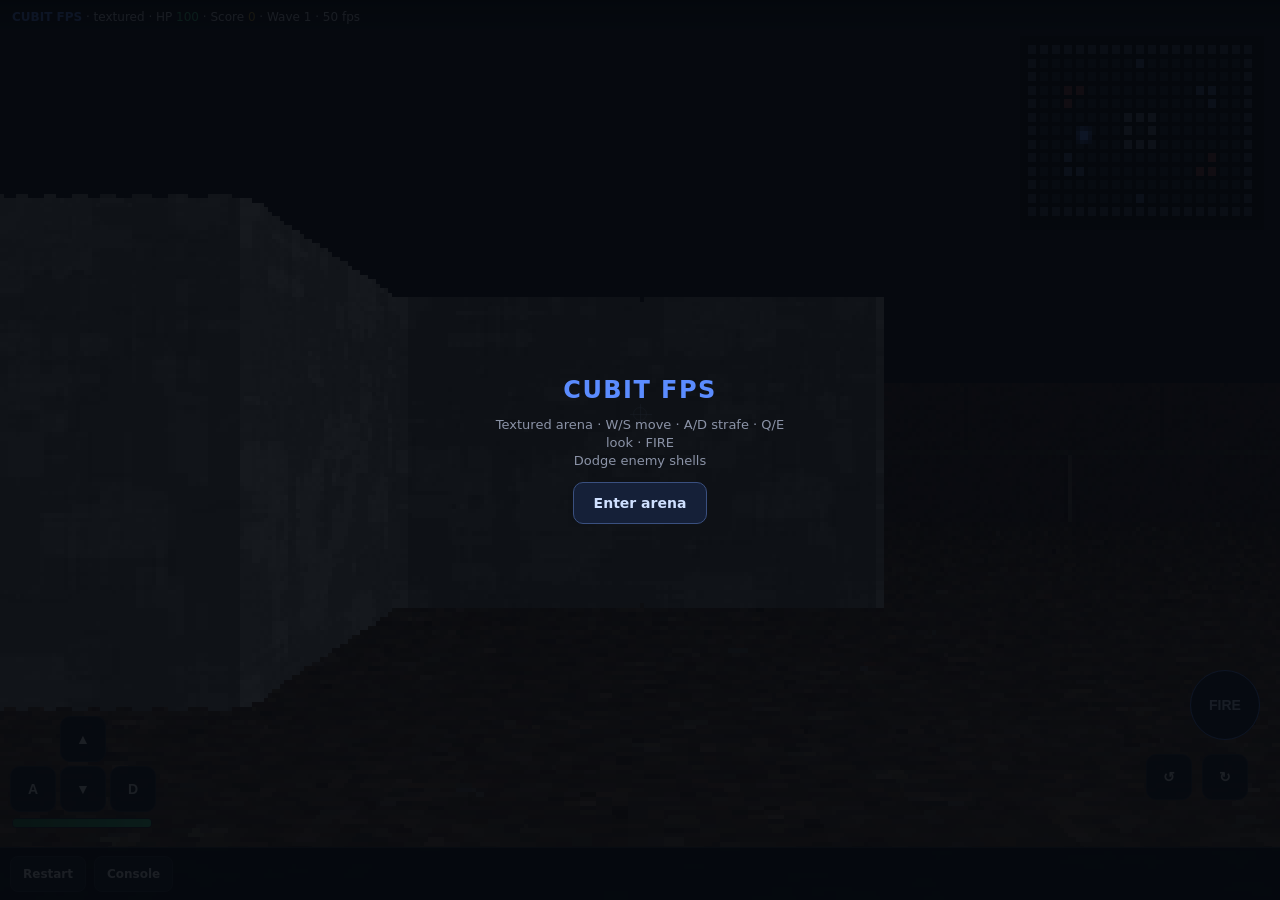
<file: app/src/main/assets/play/games/tank-wars/index.html>
<!DOCTYPE html>
<html lang="en">
<head>
  <meta charset="UTF-8" />
  <meta name="viewport" content="width=device-width, initial-scale=1, maximum-scale=1, user-scalable=no, viewport-fit=cover" />
  <title>Cubit FPS — Textured Arena</title>
  <style>
    * { box-sizing: border-box; margin: 0; padding: 0; }
    body { background: #0a0e14; color: #d8dde8; font-family: ui-monospace, system-ui, sans-serif; overflow: hidden; height: 100dvh; }
    #wrap { position: relative; width: 100%; height: 100%; }
    canvas { display: block; width: 100%; height: 100%; image-rendering: pixelated; touch-action: none; }
    #cross {
      position: absolute; left: 50%; top: 46%; width: 14px; height: 14px; margin: -7px 0 0 -7px;
      border: 1px solid rgba(200,220,255,0.45); border-radius: 50%; pointer-events: none; z-index: 4;
    }
    #cross::before, #cross::after { content: ""; position: absolute; background: rgba(200,220,255,0.5); }
    #cross::before { left: 6px; top: -4px; width: 1px; height: 22px; }
    #cross::after { top: 6px; left: -4px; width: 22px; height: 1px; }
    #hud {
      position: absolute; left: 0; right: 0; top: 0; z-index: 5; padding: 10px 12px;
      background: linear-gradient(to bottom, rgba(0,0,0,0.88), transparent);
      font-size: 12px; pointer-events: none;
    }
    #hud b { color: #5b8cff; }
    #hud .hi { color: #c9a227; }
    #hud .hp { color: #3dd68c; }
    #hpbar {
      position: absolute; left: 12px; bottom: 72px; width: 140px; height: 10px; z-index: 5;
      background: #1a2030; border: 1px solid #2a3142; border-radius: 4px; overflow: hidden;
    }
    #hpfill { height: 100%; width: 100%; background: linear-gradient(90deg, #2a8a50, #3dd68c); }
    #pad {
      position: absolute; left: 10px; bottom: 88px; z-index: 6;
      display: grid; grid-template-columns: 46px 46px 46px; gap: 4px;
    }
    #pad button, #turnL, #turnR, #fireBtn {
      width: 46px; height: 46px; border-radius: 10px; border: 1px solid #2a3142;
      background: rgba(20,28,40,0.92); color: #eef1f6; font-size: 14px; font-weight: 700;
    }
    #pad .sp { visibility: hidden; }
    #turnL { position: absolute; right: 88px; bottom: 100px; z-index: 6; }
    #turnR { position: absolute; right: 32px; bottom: 100px; z-index: 6; }
    #fireBtn {
      position: absolute; right: 20px; bottom: 160px; z-index: 6;
      width: 70px; height: 70px; border-radius: 50%; border-color: #5b8cff; color: #cfe0ff; background: #152038;
    }
    #bar {
      position: absolute; left: 0; right: 0; bottom: 0; z-index: 6;
      padding: 8px 10px; display: flex; gap: 8px; background: rgba(8,12,18,0.94); border-top: 1px solid #2a3142;
    }
    #bar button {
      font: 700 12px system-ui; padding: 10px 12px; border-radius: 8px;
      border: 1px solid #2a3142; background: #141a24; color: #eef1f6;
    }
    #overlay {
      display: none; position: absolute; inset: 0; z-index: 20;
      background: rgba(5,8,14,0.9); flex-direction: column; align-items: center; justify-content: center; gap: 12px;
    }
    #overlay.show { display: flex; }
    #overlay h1 { font-size: 1.5rem; color: #5b8cff; letter-spacing: 0.06em; }
    #overlay p { color: #8b93a7; font-size: 13px; text-align: center; max-width: 300px; line-height: 1.4; }
    #overlay button {
      font: 700 14px system-ui; padding: 12px 20px; border-radius: 10px;
      border: 1px solid #3a5080; background: #152038; color: #cfe0ff;
    }
  </style>
</head>
<body>
  <div id="wrap">
    <div id="hud">
      <b>CUBIT FPS</b> · textured ·
      HP <span id="hp" class="hp">100</span> ·
      Score <span id="score" class="hi">0</span> ·
      Wave <span id="wave">1</span> ·
      <span id="fps">--</span> fps
    </div>
    <div id="cross"></div>
    <div id="hpbar"><div id="hpfill"></div></div>
    <canvas id="c"></canvas>
    <div id="pad">
      <span class="sp"></span>
      <button type="button" data-k="w">▲</button>
      <span class="sp"></span>
      <button type="button" data-k="a">A</button>
      <button type="button" data-k="s">▼</button>
      <button type="button" data-k="d">D</button>
    </div>
    <button type="button" id="turnL" data-k="q">↺</button>
    <button type="button" id="turnR" data-k="e">↻</button>
    <button type="button" id="fireBtn">FIRE</button>
    <div id="bar">
      <button type="button" id="btnRestart">Restart</button>
      <button type="button" id="btnConsole">Console</button>
    </div>
    <div id="overlay" class="show">
      <h1>CUBIT FPS</h1>
      <p>Textured arena · W/S move · A/D strafe · Q/E look · FIRE<br/>Dodge enemy shells</p>
      <button type="button" id="btnStart">Enter arena</button>
    </div>
  </div>
  <script>
(function () {
  var MAP = [
    [1,1,1,1,1,1,1,1,1,1,1,1,1,1,1,1,1,1,1],
    [1,0,0,0,0,0,0,0,0,2,0,0,0,0,0,0,0,0,1],
    [1,0,0,0,0,0,0,0,0,0,0,0,0,0,0,0,0,0,1],
    [1,0,0,3,3,0,0,0,0,0,0,0,0,0,2,2,0,0,1],
    [1,0,0,3,0,0,0,0,0,0,0,0,0,0,0,2,0,0,1],
    [1,0,0,0,0,0,0,0,4,4,4,0,0,0,0,0,0,0,1],
    [1,0,0,0,0,0,0,0,4,0,4,0,0,0,0,0,0,0,1],
    [1,0,0,0,0,0,0,0,4,4,4,0,0,0,0,0,0,0,1],
    [1,0,0,2,0,0,0,0,0,0,0,0,0,0,0,3,0,0,1],
    [1,0,0,2,2,0,0,0,0,0,0,0,0,0,3,3,0,0,1],
    [1,0,0,0,0,0,0,0,0,0,0,0,0,0,0,0,0,0,1],
    [1,0,0,0,0,0,0,0,0,2,0,0,0,0,0,0,0,0,1],
    [1,1,1,1,1,1,1,1,1,1,1,1,1,1,1,1,1,1,1]
  ];
  var ROWS = MAP.length, COLS = MAP[0].length;

  // wall type -> texture key
  var WALL_TEX = { 1: 'wall_brick', 2: 'wall_metal', 3: 'wall_brick_red', 4: 'wall_metal_panel' };

  var TYPES = {
    grunt:  { hp: 2, speed: 1.5, turn: 1.6, shotCd: 1.4, shotSpd: 3.2, damage: 8,  color: '#c05050', score: 100 },
    sniper: { hp: 1, speed: 1.0, turn: 2.2, shotCd: 2.0, shotSpd: 4.5, damage: 22, color: '#d08040', score: 175 },
    spray:  { hp: 3, speed: 1.2, turn: 1.2, shotCd: 0.55, shotSpd: 2.6, damage: 5,  color: '#a040a0', score: 125 },
    tank:   { hp: 6, speed: 0.85, turn: 1.0, shotCd: 1.8, shotSpd: 2.8, damage: 18, color: '#6080b0', score: 250 }
  };

  var canvas = document.getElementById('c');
  var ctx = canvas.getContext('2d');
  var IW = 320, IH = 200;
  var off = document.createElement('canvas');
  off.width = IW; off.height = IH;
  var g = off.getContext('2d');
  var imgData = g.createImageData(IW, IH);

  var textures = {}; // key -> {data, w, h}
  var texReady = false;

  function loadTex(name) {
    return new Promise(function (resolve) {
      var img = new Image();
      img.onload = function () {
        var c = document.createElement('canvas');
        c.width = img.width; c.height = img.height;
        var cctx = c.getContext('2d');
        cctx.drawImage(img, 0, 0);
        var d = cctx.getImageData(0, 0, c.width, c.height);
        textures[name] = { data: d.data, w: c.width, h: c.height };
        resolve();
      };
      img.onerror = function () { resolve(); };
      img.src = 'textures/' + name + '.png';
    });
  }

  Promise.all([
    loadTex('wall_brick'), loadTex('wall_brick_dark'), loadTex('wall_brick_red'),
    loadTex('wall_metal'), loadTex('wall_metal_panel'), loadTex('wall_metal_rust'),
    loadTex('floor_dirt'), loadTex('floor_gravel')
  ]).then(function () { texReady = true; });

  
  var mobSprites = {};
  ['enemy','mob_beasts','mob_smallbeasts','mob_undead','mob_werebeasts','mob_cosmic_horror_dude'].forEach(function(n){
    var i = new Image(); i.src = 'assets/' + n + '.png'; mobSprites[n] = i;
  });
  var typeSprite = { grunt:'enemy', sniper:'mob_cosmic_horror_dude', spray:'mob_smallbeasts', tank:'mob_werebeasts' };

  var player = { x: 4.5, z: 6.5, yaw: 0, hp: 100, maxHp: 100, cooldown: 0, radius: 0.28 };
  var enemies = [], shots = [];
  var score = 0, wave = 1, playing = false, gameOver = false;
  var keys = {};
  var last = performance.now();
  var frames = 0, fpsT = 0;
  var FOV = Math.PI / 3;

  function solid(x, z) {
    var cx = Math.floor(x), cz = Math.floor(z);
    if (cz < 0 || cx < 0 || cz >= ROWS || cx >= COLS) return true;
    return MAP[cz][cx] > 0;
  }
  function cell(x, z) {
    var cx = Math.floor(x), cz = Math.floor(z);
    if (cz < 0 || cx < 0 || cz >= ROWS || cx >= COLS) return 1;
    return MAP[cz][cx];
  }

  function tryMove(ent, nx, nz) {
    var r = ent.radius;
    if (!solid(nx - r, ent.z - r) && !solid(nx + r, ent.z - r) &&
        !solid(nx - r, ent.z + r) && !solid(nx + r, ent.z + r)) ent.x = nx;
    if (!solid(ent.x - r, nz - r) && !solid(ent.x + r, nz - r) &&
        !solid(ent.x - r, nz + r) && !solid(ent.x + r, nz + r)) ent.z = nz;
  }

  function spawnWave() {
    enemies = [];
    var roster = ['grunt', 'grunt'];
    if (wave >= 2) roster.push('spray');
    if (wave >= 3) roster.push('sniper');
    if (wave >= 4) roster.push('tank');
    if (wave >= 5) roster.push('spray', 'grunt');
    var spots = [[14.5, 2.5], [14.5, 10.5], [2.5, 2.5], [9.5, 2.5], [16.5, 6.5], [2.5, 10.5], [11.5, 10.5]];
    var count = Math.min(spots.length, 2 + wave);
    for (var i = 0; i < count; i++) {
      var typeId = roster[i % roster.length];
      var t = TYPES[typeId];
      var s = spots[i % spots.length];
      enemies.push({ type: typeId, x: s[0], z: s[1], yaw: Math.random() * Math.PI * 2, hp: t.hp, radius: 0.3, cooldown: 0.5 + Math.random(), def: t });
    }
  }

  function reset() {
    player = { x: 4.5, z: 6.5, yaw: 0, hp: 100, maxHp: 100, cooldown: 0, radius: 0.28 };
    score = 0; wave = 1; gameOver = false; playing = true; shots = [];
    spawnWave();
    document.getElementById('overlay').classList.remove('show');
    updateHud();
  }

  function updateHud() {
    document.getElementById('hp').textContent = String(Math.max(0, Math.ceil(player.hp)));
    document.getElementById('score').textContent = String(score);
    document.getElementById('wave').textContent = String(wave);
    document.getElementById('hpfill').style.width = Math.max(0, (player.hp / player.maxHp) * 100) + '%';
  }

  function fire(from, x, z, yaw, speed, damage) {
    shots.push({
      x: x + Math.sin(yaw) * 0.4, z: z + Math.cos(yaw) * 0.4,
      yaw: yaw, speed: speed, life: from === 'player' ? 1.4 : 2.8, from: from, damage: damage || 10
    });
  }
  function hitTest(sx, sz, ent) {
    var dx = sx - ent.x, dz = sz - ent.z;
    return dx * dx + dz * dz < (ent.radius + 0.14) * (ent.radius + 0.14);
  }
  function playerFire() {
    if (!playing || gameOver || player.cooldown > 0) return;
    player.cooldown = 0.22;
    fire('player', player.x, player.z, player.yaw, 11, 10);
  }

  window.addEventListener('keydown', function (e) {
    keys[e.key.toLowerCase()] = true;
    if (e.key === ' ' || e.key === 'f') { e.preventDefault(); playerFire(); }
  });
  window.addEventListener('keyup', function (e) { keys[e.key.toLowerCase()] = false; });

  var drag = false, lx = 0;
  canvas.addEventListener('pointerdown', function (e) {
    drag = true; lx = e.clientX;
    try { canvas.setPointerCapture(e.pointerId); } catch (err) {}
  });
  canvas.addEventListener('pointerup', function () { drag = false; });
  canvas.addEventListener('pointermove', function (e) {
    if (!drag || !playing) return;
    player.yaw += (e.clientX - lx) * 0.007;
    lx = e.clientX;
  });

  function bindKeyBtn(el) {
    if (!el) return;
    var k = el.getAttribute('data-k');
    el.addEventListener('pointerdown', function (e) { e.preventDefault(); keys[k] = true; });
    el.addEventListener('pointerup', function (e) { e.preventDefault(); keys[k] = false; });
    el.addEventListener('pointerleave', function () { keys[k] = false; });
  }
  document.querySelectorAll('#pad button, #turnL, #turnR').forEach(bindKeyBtn);
  document.getElementById('fireBtn').addEventListener('pointerdown', function (e) { e.preventDefault(); playerFire(); });
  document.getElementById('btnStart').onclick = reset;
  document.getElementById('btnRestart').onclick = reset;
  document.getElementById('btnConsole').onclick = function () { location.href = '../../index.html'; };

  function endGame() {
    gameOver = true; playing = false;
    document.querySelector('#overlay h1').textContent = 'DOWN';
    document.querySelector('#overlay p').textContent = 'Score ' + score + ' · Wave ' + wave;
    document.getElementById('btnStart').textContent = 'Retry';
    document.getElementById('overlay').classList.add('show');
  }

  function tick(dt) {
    if (!playing || gameOver) return;
    var turn = 2.5 * dt;
    if (keys['q'] || keys['arrowleft']) player.yaw -= turn;
    if (keys['e'] || keys['arrowright']) player.yaw += turn;
    var cosy = Math.cos(player.yaw), siny = Math.sin(player.yaw);
    var mx = 0, mz = 0;
    if (keys['w']) { mx += siny; mz += cosy; }
    if (keys['s']) { mx -= siny; mz -= cosy; }
    if (keys['a']) { mx -= cosy; mz += siny; }
    if (keys['d']) { mx += cosy; mz -= siny; }
    var len = Math.hypot(mx, mz);
    if (len > 0) {
      var sp = 3.6 * dt;
      tryMove(player, player.x + (mx / len) * sp, player.z + (mz / len) * sp);
    }
    if (player.cooldown > 0) player.cooldown -= dt;

    enemies.forEach(function (en) {
      var def = en.def;
      var dx = player.x - en.x, dz = player.z - en.z;
      var dist = Math.hypot(dx, dz) || 1;
      var desired = Math.atan2(dx, dz);
      var diff = desired - en.yaw;
      while (diff > Math.PI) diff -= Math.PI * 2;
      while (diff < -Math.PI) diff += Math.PI * 2;
      en.yaw += Math.max(-def.turn * dt, Math.min(def.turn * dt, diff));
      if (dist > 2.5) tryMove(en, en.x + Math.sin(en.yaw) * def.speed * dt, en.z + Math.cos(en.yaw) * def.speed * dt);
      else if (en.type === 'spray' && dist < 5)
        tryMove(en, en.x + Math.cos(en.yaw) * def.speed * 0.7 * dt, en.z - Math.sin(en.yaw) * def.speed * 0.7 * dt);
      en.cooldown -= dt;
      if (en.cooldown <= 0 && dist < 11) {
        en.cooldown = def.shotCd * (0.85 + Math.random() * 0.3);
        if (en.type === 'spray') {
          for (var a = -0.35; a <= 0.35; a += 0.35) fire('enemy', en.x, en.z, en.yaw + a, def.shotSpd, def.damage);
        } else fire('enemy', en.x, en.z, en.yaw, def.shotSpd, def.damage);
      }
    });

    for (var i = shots.length - 1; i >= 0; i--) {
      var s = shots[i];
      s.life -= dt;
      s.x += Math.sin(s.yaw) * s.speed * dt;
      s.z += Math.cos(s.yaw) * s.speed * dt;
      if (s.life <= 0 || solid(s.x, s.z)) { shots.splice(i, 1); continue; }
      if (s.from === 'player') {
        for (var j = enemies.length - 1; j >= 0; j--) {
          if (hitTest(s.x, s.z, enemies[j])) {
            enemies[j].hp -= 1;
            shots.splice(i, 1);
            if (enemies[j].hp <= 0) {
              score += enemies[j].def.score;
              enemies.splice(j, 1);
              updateHud();
            }
            break;
          }
        }
      } else if (hitTest(s.x, s.z, player)) {
        player.hp -= s.damage;
        shots.splice(i, 1);
        updateHud();
        if (player.hp <= 0) endGame();
      }
    }
    if (enemies.length === 0) { wave += 1; score += 300; updateHud(); spawnWave(); }
  }

  function sampleTex(tex, u, v, shade) {
    if (!tex) return [40, 48, 64];
    var x = ((u % 1) + 1) % 1;
    var y = ((v % 1) + 1) % 1;
    var ix = (x * (tex.w - 1)) | 0;
    var iy = (y * (tex.h - 1)) | 0;
    var i = (iy * tex.w + ix) * 4;
    return [
      (tex.data[i] * shade) | 0,
      (tex.data[i + 1] * shade) | 0,
      (tex.data[i + 2] * shade) | 0
    ];
  }

  function castRay(rayAng) {
    var sin = Math.sin(rayAng), cos = Math.cos(rayAng);
    var x = player.x, z = player.z;
    var step = 0.02;
    for (var d = 0; d < 18; d += step) {
      x += sin * step;
      z += cos * step;
      var c = cell(x, z);
      if (c > 0) {
        var fx = x - Math.floor(x), fz = z - Math.floor(z);
        // which side
        var side = (Math.abs(fx - 0.5) > Math.abs(fz - 0.5)) ? 0 : 1;
        var u = side === 0 ? fz : fx;
        return { dist: d, cell: c, u: u, side: side };
      }
    }
    return null;
  }

  function render() {
    var data = imgData.data;
    var floorTex = textures['floor_dirt'] || textures['floor_gravel'];
    var ceilCol = [18, 22, 32];

    for (var col = 0; col < IW; col++) {
      var rayAng = player.yaw - FOV / 2 + (col / IW) * FOV;
      var hit = castRay(rayAng);
      var wallH = 0, wallTop = IH / 2, shade = 1, tex = null, u = 0;
      if (hit) {
        var dist = hit.dist * Math.cos(rayAng - player.yaw); // fish-eye fix
        if (dist < 0.05) dist = 0.05;
        wallH = (IH * 0.85) / dist;
        wallTop = (IH - wallH) / 2;
        shade = Math.max(0.25, 1 - dist / 14) * (hit.side ? 0.75 : 1);
        var key = WALL_TEX[hit.cell] || 'wall_brick';
        tex = textures[key] || textures['wall_brick'];
        u = hit.u;
      }

      for (var row = 0; row < IH; row++) {
        var idx = (row * IW + col) * 4;
        var rgb;
        if (hit && row >= wallTop && row < wallTop + wallH) {
          var v = (row - wallTop) / wallH;
          rgb = sampleTex(tex, u, v, shade);
        } else if (row >= IH / 2) {
          // floor
          var p = (row - IH / 2) / (IH / 2);
          if (p < 0.01) p = 0.01;
          var distFloor = (0.5 * IH) / (row - IH / 2 + 0.001);
          distFloor = Math.min(18, Math.abs(1.0 / ((row / IH - 0.5) * 2.2)));
          var fx = player.x + Math.sin(rayAng) * distFloor;
          var fz = player.z + Math.cos(rayAng) * distFloor;
          var fshade = Math.max(0.2, 1 - distFloor / 16);
          rgb = sampleTex(floorTex, fx * 0.5, fz * 0.5, fshade);
        } else {
          rgb = ceilCol;
        }
        data[idx] = rgb[0];
        data[idx + 1] = rgb[1];
        data[idx + 2] = rgb[2];
        data[idx + 3] = 255;
      }
    }
    g.putImageData(imgData, 0, 0);

    // billboard enemies + shots
    function projectSprite(x, z, scale) {
      var dx = x - player.x, dz = z - player.z;
      var cosy = Math.cos(player.yaw), siny = Math.sin(player.yaw);
      var rx = dx * cosy - dz * siny;
      var rz = dx * siny + dz * cosy;
      if (rz < 0.2) return null;
      var sx = IW / 2 + (rx / rz) * (IW * 0.55);
      var sh = (IH * 0.7) / rz * (scale || 1);
      return { x: sx, y: IH / 2, h: sh, z: rz };
    }

    var sprites = enemies.map(function (en) {
      return { kind: 'en', en: en, p: projectSprite(en.x, en.z, 1) };
    }).concat(shots.map(function (s) {
      return { kind: 'shot', s: s, p: projectSprite(s.x, s.z, 0.35) };
    })).filter(function (o) { return o.p; }).sort(function (a, b) { return b.p.z - a.p.z; });

    sprites.forEach(function (o) {
      var p = o.p;
      if (o.kind === 'en') {
        var img = mobSprites[typeSprite[o.en.type] || 'enemy'];
        if (img && img.complete && img.naturalWidth) {
          var aspect = img.naturalWidth / img.naturalHeight;
          var hh = p.h; var ww = hh * aspect;
          g.drawImage(img, p.x - ww/2, p.y - hh * 0.85, ww, hh);
        } else {
          g.fillStyle = o.en.def.color;
          g.fillRect(p.x - p.h * 0.25, p.y - p.h * 0.5, p.h * 0.5, p.h);
        }
      } else {
        g.fillStyle = o.s.from === 'player' ? '#9ec0ff' : (o.s.damage >= 18 ? '#ff7040' : '#ff90c0');
        g.beginPath();
        g.arc(p.x, p.y, Math.max(2, p.h * 0.15), 0, Math.PI * 2);
        g.fill();
      }
    });

    // minimap
    var ms = 3;
    g.fillStyle = 'rgba(0,0,0,0.55)';
    g.fillRect(IW - COLS * ms - 8, 8, COLS * ms + 4, ROWS * ms + 4);
    for (var zz = 0; zz < ROWS; zz++)
      for (var xx = 0; xx < COLS; xx++) {
        var c = MAP[zz][xx];
        g.fillStyle = c === 0 ? '#1a2435' : c === 2 ? '#4a6080' : c === 3 ? '#804040' : c === 4 ? '#606878' : '#3a4558';
        g.fillRect(IW - COLS * ms - 6 + xx * ms, 10 + zz * ms, ms - 1, ms - 1);
      }
    g.fillStyle = '#5b8cff';
    g.fillRect(IW - COLS * ms - 6 + player.x * ms - 1, 10 + player.z * ms - 1, 3, 3);

    // blit
    var dpr = Math.min(window.devicePixelRatio || 1, 2);
    if (canvas.width !== (canvas.clientWidth * dpr | 0)) {
      canvas.width = canvas.clientWidth * dpr | 0;
      canvas.height = canvas.clientHeight * dpr | 0;
    }
    ctx.imageSmoothingEnabled = false;
    ctx.fillStyle = '#000';
    ctx.fillRect(0, 0, canvas.width, canvas.height);
    ctx.drawImage(off, 0, 0, canvas.width, canvas.height);
  }

  function loop(now) {
    var dt = Math.min(0.05, (now - last) / 1000);
    last = now;
    frames++; fpsT += dt;
    if (fpsT >= 0.4) {
      document.getElementById('fps').textContent = String(Math.round(frames / fpsT));
      frames = 0; fpsT = 0;
    }
    tick(dt);
    render();
    requestAnimationFrame(loop);
  }
  requestAnimationFrame(loop);
})();
  </script>
</body>
</html>
</file>
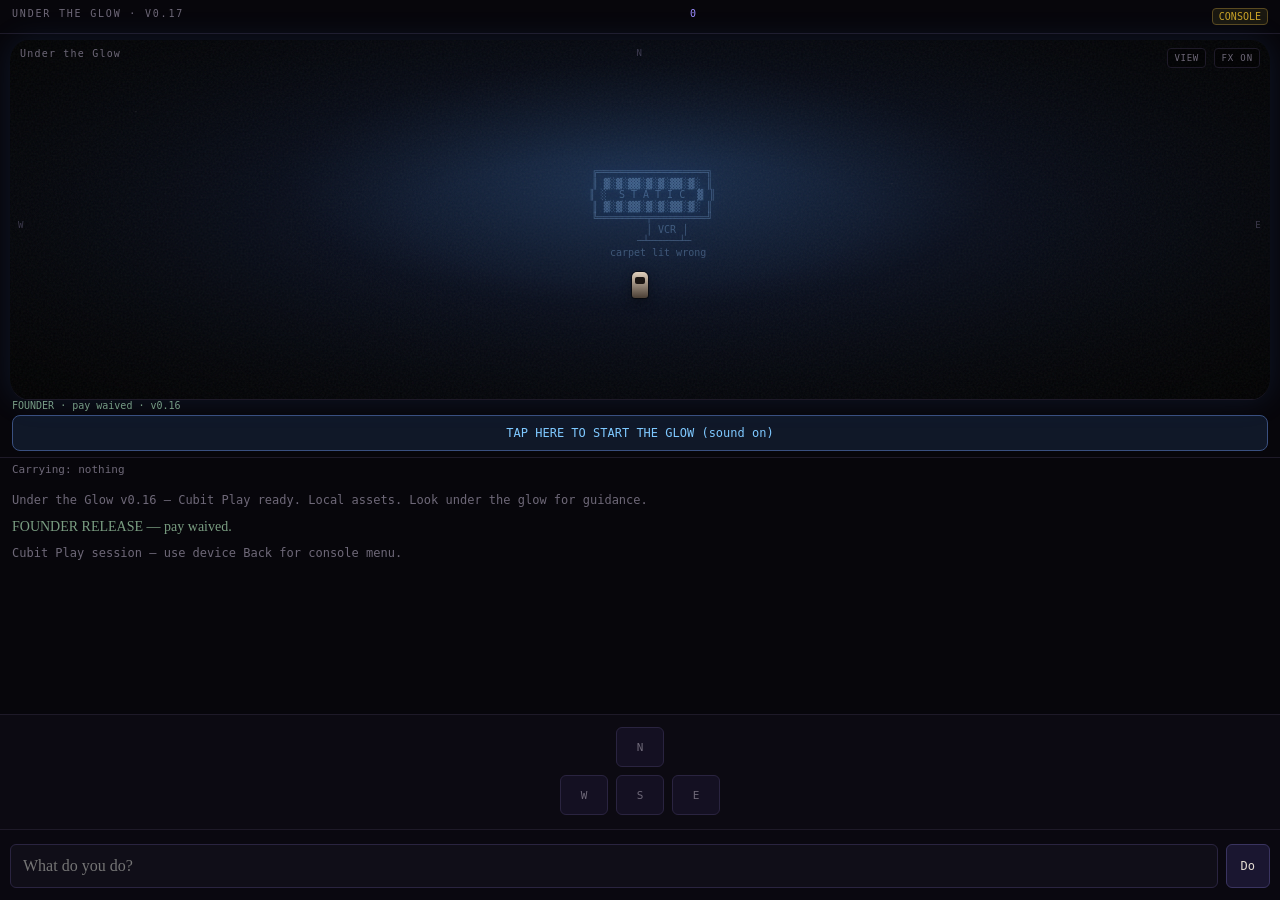
<file: app/src/main/assets/play/games/under-the-glow/index.html>
<!DOCTYPE html>
<html lang="en">
<head>
  <meta charset="UTF-8" />
  <meta name="viewport" content="width=device-width, initial-scale=1.0, maximum-scale=1.0, user-scalable=no, viewport-fit=cover" />
  <title>Under the Glow</title>
  <meta name="theme-color" content="#07060b" />
  <style>
    /* fonts: system fallback for offline / WebView */
    :root {
      --bg: #07060b; --ink: #e4dcd2; --mute: #6e6878; --bad: #d06070; --ok: #7a9e82;
      --line: #1e1a28; --accent: #9b8cff; --tv: #7ec8ff;
    }
    * { box-sizing: border-box; margin: 0; padding: 0; }
    body {
      background: var(--bg); color: var(--ink);
      font-family: "Libre Baskerville", Georgia, serif;
      height: 100dvh; display: flex; flex-direction: column; overflow: hidden;
    }
    header {
      padding: 8px 12px; border-bottom: 1px solid var(--line);
      font-family: "IBM Plex Mono", monospace; font-size: 10px;
      letter-spacing: 0.18em; text-transform: uppercase; color: var(--mute);
      display: flex; justify-content: space-between; flex-shrink: 0;
    }
    #score { color: var(--accent); }
    #view {
      position: relative; height: 40dvh; min-height: 200px; flex-shrink: 0;
      overflow: hidden; border-bottom: 1px solid var(--line);
      border-radius: 18px / 22px; margin: 6px 10px 0;
      box-shadow: inset 0 0 0 3px #0a0a0c, inset 0 0 0 5px #1a1a22, 0 0 24px rgba(0,0,0,0.8);
    }
    #view.tv-room {
      box-shadow: inset 0 0 0 3px #0a0a0c, inset 0 0 0 5px #1a2230,
        0 0 30px rgba(60,120,200,0.15), inset 0 0 80px rgba(40,100,180,0.08);
    }
    #view.danger-roll { animation: crtRoll 0.15s steps(2, end) infinite; }
    @keyframes crtRoll {
      0% { transform: translateY(0); }
      50% { transform: translateY(2px); }
      100% { transform: translateY(-1px); }
    }
    #backdrop { position: absolute; inset: 0; transition: background 0.5s ease; }
    #fx-canvas {
      position: absolute; inset: 0; z-index: 1; width: 100%; height: 100%;
      pointer-events: none; opacity: 0.55; mix-blend-mode: screen;
    }
    #view.tv-room #fx-canvas { opacity: 0.7; }
    #view.fx-off #fx-canvas { display: none; }
    #dust, #grain, #vignette { position: absolute; inset: 0; pointer-events: none; }
    #dust {
      z-index: 3; opacity: 0.7;
      background-image:
        radial-gradient(1px 1px at 10% 20%, rgba(255,255,255,0.2), transparent),
        radial-gradient(1px 1px at 70% 40%, rgba(255,255,255,0.1), transparent);
      animation: drift 14s linear infinite;
    }
    @keyframes drift { to { transform: translateY(-18px); } }
    #grain {
      z-index: 4; opacity: 0.06;
      background-image: url("data:image/svg+xml,%3Csvg viewBox='0 0 200 200' xmlns='http://www.w3.org/2000/svg'%3E%3Cfilter id='n'%3E%3CfeTurbulence type='fractalNoise' baseFrequency='0.9' numOctaves='3' stitchTiles='stitch'/%3E%3C/filter%3E%3Crect width='100%25' height='100%25' filter='url(%23n)'/%3E%3C/svg%3E");
    }
    #vignette {
      z-index: 2;
      background: radial-gradient(ellipse at center, transparent 25%, rgba(0,0,0,0.78) 100%);
    }
    #room-label {
      position: absolute; top: 8px; left: 10px; z-index: 6;
      font-family: "IBM Plex Mono", monospace; font-size: 10px;
      letter-spacing: 0.12em; color: var(--mute);
    }
    #fx-toggle {
      position: absolute; top: 8px; right: 10px; z-index: 7;
      font-family: "IBM Plex Mono", monospace; font-size: 9px;
      letter-spacing: 0.1em; color: var(--mute);
      background: rgba(0,0,0,0.4); border: 1px solid var(--line);
      border-radius: 4px; padding: 4px 6px; cursor: pointer;
    }
    #scene-art {
      position: absolute; left: 50%; top: 48%; transform: translate(-50%, -50%);
      z-index: 1; font-family: "IBM Plex Mono", monospace; font-size: 10px;
      line-height: 1.15; color: rgba(175,165,195,0.55); white-space: pre;
      text-align: center; pointer-events: none; text-shadow: 0 0 8px rgba(0,0,0,0.8);
    }
    #view.has-plate #scene-art {
      opacity: 0.12;
      color: rgba(255,255,255,0.35);
      text-shadow: 0 0 4px #000;
    }
    /* plate scroll: position set in JS */
    #view.has-plate #backdrop {
      background-size: cover !important;
      background-position: center bottom !important;
      background-repeat: no-repeat !important;
    }
    #view.tv-room #scene-art {
      color: rgba(150,200,255,0.6); text-shadow: 0 0 12px rgba(80,160,255,0.35);
    }
    #player {
      position: absolute; width: 16px; height: 26px;
      margin-left: -8px; margin-top: -26px; z-index: 4;
      transition: left 0.1s linear, top 0.1s linear;
    }
    #player .body {
      width: 100%; height: 100%;
      background: linear-gradient(180deg, #e0d0bc, #4a3e34);
      border-radius: 5px 5px 3px 3px;
      box-shadow: 0 0 0 1px rgba(0,0,0,0.5), 0 4px 12px rgba(0,0,0,0.4);
      position: relative;
    }
    #player .body::before {
      content: ""; position: absolute; top: 5px; left: 3px; right: 3px; height: 7px;
      background: #1a1512; border-radius: 2px;
    }
    .exit-hint {
      position: absolute; z-index: 4; font-family: "IBM Plex Mono", monospace;
      font-size: 9px; color: rgba(140,130,170,0.4); letter-spacing: 0.15em;
    }
    #log {
      flex: 1; overflow-y: auto; padding: 10px 12px; font-size: 14px; line-height: 1.5;
      -webkit-overflow-scrolling: touch; min-height: 0;
    }
    #log div { margin-bottom: 7px; animation: fadein 0.2s ease; }
    @keyframes fadein { from { opacity: 0; transform: translateY(3px); } to { opacity: 1; } }
    #log .sys { color: var(--mute); font-size: 12px; font-family: "IBM Plex Mono", monospace; }
    #log .bad { color: var(--bad); }
    #log .ok { color: var(--ok); }
    #log .you { color: #a89888; font-style: italic; }
    #log .tape {
      color: #a8c0e8; font-family: "IBM Plex Mono", monospace; font-size: 12px;
      border-left: 2px solid #3a5080; padding-left: 8px; margin: 8px 0;
    }
    .inv {
      padding: 5px 12px; font-size: 11px; font-family: "IBM Plex Mono", monospace;
      color: var(--mute); border-top: 1px solid var(--line); flex-shrink: 0;
    }
    .founder {
      font-size: 10px; font-family: "IBM Plex Mono", monospace; color: var(--ok);
      padding: 0 12px 4px; flex-shrink: 0;
    }
    #audio-unlock {
      display: none; flex-shrink: 0; margin: 0 12px 6px; padding: 10px;
      border: 1px solid #3a5080; border-radius: 8px; background: #101828;
      font-family: "IBM Plex Mono", monospace; font-size: 12px; color: var(--tv);
      text-align: center; cursor: pointer;
    }
    #audio-unlock.show { display: block; }
    .pad {
      display: grid; grid-template-columns: 48px 48px 48px; grid-template-rows: 40px 40px;
      gap: 8px; padding: 12px 10px 14px; justify-content: center; flex-shrink: 0;
      border-top: 1px solid var(--line); background: #0c0a12;
    }
    .pad button {
      background: #141022; border: 1px solid #2a2440; color: var(--mute);
      border-radius: 6px; font-family: "IBM Plex Mono", monospace; font-size: 11px;
    }
    .pad .blank { visibility: hidden; }
    .bar {
      display: flex; gap: 8px; padding: 14px 10px calc(12px + env(safe-area-inset-bottom));
      border-top: 1px solid var(--line); flex-shrink: 0; background: #0a0810;
    }
    #cmd {
      flex: 1; background: #100e18; border: 1px solid #2a2440; color: var(--ink);
      padding: 12px; font-size: 16px; border-radius: 6px; font-family: Georgia, serif; outline: none;
    }
    #go {
      background: #1a1630; border: 1px solid #3a3460; color: var(--ink);
      padding: 0 14px; border-radius: 6px; font-family: "IBM Plex Mono", monospace; font-size: 12px;
    }
    #fmv {
      display: none; position: fixed; inset: 0; z-index: 200;
      background: #000; color: #e4dcd2; flex-direction: column;
      align-items: center; justify-content: center;
      font-family: "IBM Plex Mono", monospace;
    }
    #fmv.show { display: flex; }
    #fmv .frame {
      width: min(92vw, 420px); aspect-ratio: 4/3;
      border: 2px solid #3a3450; background: #0a0810;
      display: flex; align-items: center; justify-content: center;
      flex-direction: column; padding: 16px; text-align: center;
      box-shadow: 0 0 40px rgba(180,40,60,0.25);
      animation: fmvPulse 0.8s ease infinite alternate;
    }
    @keyframes fmvPulse { from { filter: brightness(0.85); } to { filter: brightness(1.1); } }
    #fmv .title { color: #d06070; font-size: 13px; letter-spacing: 0.2em; margin-bottom: 12px; }
    #fmv .art { white-space: pre; font-size: 11px; line-height: 1.2; color: #8a8098; margin-bottom: 12px; }
    #fmv .line { font-size: 13px; line-height: 1.5; max-width: 32ch; }
    #fmv video {
      width: min(92vw, 420px); max-height: 55dvh;
      background: #000; border: 2px solid #3a3450;
      margin-bottom: 10px;
    }
    #fmv .frame.has-video .art { display: none; }
    #danger-bar {
      display: none; flex-shrink: 0; padding: 6px 12px;
      background: #1a0810; border-top: 1px solid #5a2030;
      font-family: "IBM Plex Mono", monospace; font-size: 11px; color: #d06070;
    }
    #danger-bar.on { display: block; animation: blink 0.5s step-end infinite; }
    @keyframes blink { 50% { opacity: 0.4; } }

    #view.mode-map #scene-art { font-size: 9px; line-height: 1.1; }
    #view.mode-wide { height: 48dvh; min-height: 240px; }
    #view.mode-wide #scene-art { font-size: 11px; }
    #ui-mode {
      position: absolute; top: 8px; right: 64px; z-index: 7;
      font-family: "IBM Plex Mono", monospace; font-size: 9px;
      letter-spacing: 0.08em; color: var(--mute);
      background: rgba(0,0,0,0.4); border: 1px solid var(--line);
      border-radius: 4px; padding: 4px 6px; cursor: pointer;
    }
    .npc-tag {
      color: #c0a0e0; font-family: "IBM Plex Mono", monospace; font-size: 11px;
    }

  </style>
</head>
<body>
  <header>
    <span>Under the Glow · v0.17</span>
    <span id="score">0</span>
  </header>
  <div id="view">
    <div id="backdrop"></div>
    <canvas id="fx-canvas"></canvas>
    <div id="dust"></div>
    <div id="grain"></div>
    <div id="vignette"></div>
    <div id="room-label"></div>
    <button type="button" id="ui-mode">VIEW</button>
    <button type="button" id="fx-toggle">FX ON</button>
    <div id="scene-art"></div>
    <div id="player"><div class="body"></div></div>
    <div class="exit-hint" id="hint-n" style="top:8px;left:50%;transform:translateX(-50%)"></div>
    <div class="exit-hint" id="hint-s" style="bottom:8px;left:50%;transform:translateX(-50%)"></div>
    <div class="exit-hint" id="hint-w" style="left:8px;top:50%"></div>
    <div class="exit-hint" id="hint-e" style="right:8px;top:50%"></div>
  </div>
  <div id="fmv"><div class="frame" id="fmv-frame">
      <div class="title"></div>
      <video id="death-vid" playsinline webkit-playsinline muted></video>
      <div class="art"></div>
      <div class="line"></div>
    </div></div>
  <div id="danger-bar">MUSIC SHIFT — FIGHT / FLEE / HIDE</div>
  <div class="founder" id="founder"></div>
  <div id="audio-unlock" class="show">TAP HERE TO START THE GLOW (sound on)</div>
  <div class="inv" id="inv">Carrying: nothing</div>
  <div id="log"></div>
  <div class="pad pad-safe">
    <button class="blank"></button>
    <button type="button" data-dir="n">N</button>
    <button class="blank"></button>
    <button type="button" data-dir="w">W</button>
    <button type="button" data-dir="s">S</button>
    <button type="button" data-dir="e">E</button>
  </div>
  <div class="bar">
    <input id="cmd" placeholder="What do you do?" autocomplete="off" enterkeyhint="done" />
    <button type="button" id="go">Do</button>
  </div>
  <script>
(function () {
  const params = new URLSearchParams(location.search);
  const underPlay = /\/play\//.test(location.pathname) || params.get('play') === '1' || params.get('console') === 'cubit';
  const isFounder = params.get('access') === 'founder' || localStorage.getItem('utg_founder') === '1' || underPlay;
  if (params.get('access') === 'founder' || underPlay) localStorage.setItem('utg_founder', '1');
  let unlocked = isFounder || localStorage.getItem('utg_unlocked') === '1' || params.get('paid') === '1' || underPlay;
  if (underPlay) localStorage.setItem('utg_unlocked', '1');
  if (params.get('paid') === '1') localStorage.setItem('utg_unlocked', '1');

  
  const NPCS = {
    sitter: {
      name: 'the sitter',
      art: '  ☺\n /|\\\n / \\',
      look: 'A person-shaped absence on the couch. The face is static when you focus.',
      talk: 'The sitter laughs one second late, at nothing. Then: "Wrong channel."'
    },
    stacker: {
      name: 'the stacker',
      art: '  ☺\n [█]\n  |',
      look: 'Someone sorting boxes by a year that has not happened. Hands like soft tape.',
      talk: 'It offers you a box lid. Inside: dust shaped like a name.'
    },
    watcher: {
      name: 'the watcher',
      art: '  ☺\n  | \n  mirror',
      look: 'Only in the glass when you are not looking at yourself.',
      talk: 'Fog answers before you finish the sentence.'
    }
  };

  
  const ART = {
    kitchen: 'assets/kitchen-317.jpg'
  };

  const TAPES = {
    'tape-a': {
      id: 'tape-a', title: 'TAPE A — BEDTIME',
      room: 'bedroom',
      play: [
        '[tracking noise]',
        'VOICE (soft): If you leave the glow, count to twenty and come back.',
        'VOICE: The house learns faces when the set is off.',
        'VOICE: Keep the channel open. Even on static.',
        '[tape ends]'
      ]
    },
    'tape-b': {
      id: 'tape-b', title: 'TAPE B — MIRROR',
      room: 'mirror',
      play: [
        '[hum]',
        'VOICE: Fog is just the glass breathing.',
        'VOICE: Do not let it write your name first.',
        'VOICE: If it already has, you are marked whether you agree or not.',
        '[tape ends]'
      ]
    },
    'tape-c': {
      id: 'tape-c', title: 'TAPE C — KITCHEN',
      room: 'kitchen',
      play: [
        '[fridge compressor]',
        'VOICE: 3:17 is when checks used to happen.',
        'VOICE: Labels lie to be kind. Kindness is a kind of trap.',
        'VOICE: Feed the eye if it stares. It remembers hunger.',
        '[tape ends]'
      ]
    },
    'tape-d': {
      id: 'tape-d', title: 'TAPE D — YARD',
      room: 'yard',
      play: [
        '[wind on mic]',
        'VOICE: Do not name what wags.',
        'VOICE: Names are handles. Handles open doors.',
        'VOICE: If it already knows you, run to the glow.',
        '[tape ends]'
      ]
    },
    'tape-g': {
      id: 'tape-g', title: 'TAPE G — CYCLE',
      room: 'laundry',
      play: [
        '[washer spin]',
        'VOICE: Dirt leaves. Names stick in the lint trap.',
        'VOICE: If the machine stops on your number, leave.',
        '[tape ends]'
      ]
    },
    'tape-f': {
      id: 'tape-f', title: 'TAPE F — COUCH',
      room: 'living',
      play: [
        '[sitcom laugh, empty]',
        'VOICE: The living room kept watching after the set moved.',
        'VOICE: If someone is still on the couch, do not sit beside them.',
        'VOICE: They are practicing being a family.',
        '[tape ends]'
      ]
    },
    'tape-e': {
      id: 'tape-e', title: 'TAPE E — BELOW',
      room: 'basement',
      play: [
        '[water delay]',
        'VOICE: The delay is how far under you are.',
        'VOICE: Keys down here open absences, not doors.',
        'VOICE: The static answers from the stairs if you listen wrong.',
        '[tape ends]'
      ]
    }
  };

  const ROOMS = {
    tv: {
      name: 'Under the Glow',
      art:
`    ╔══════════════════╗
    ║ ▓░▓░▓▓░▓░▓░▓▓░▓░ ║
    ║ ░  S T A T I C  ▓ ║
    ║ ▓░▓░▓▓░▓░▓░▓▓░▓░ ║
    ╚════════╤═════════╝
         │ VCR │
        ─┴─────┴─
      carpet lit wrong`,
      bg: 'radial-gradient(ellipse at 50% 40%, #1a3050 0%, #0a1020 40%, #050608 100%)',
      exits: { e: 'hall', n: 'bedroom', w: 'living' },
      desc: 'A dead channel that still breathes. A VCR mouth waits under the set. Blue-white static paints the carpet.'
    },
    hall: {
      name: 'The Hall That Lengthens',
      art:
` │ wallpaper │ wallpaper │
 │    ·      │     ·     │
 │           │           │
─┤           │           ├─
 │           │      ░    │
 │   runner that forgets │
 do not look back`,
      bg: 'linear-gradient(95deg, #08060e 0%, #1a1428 40%, #0a0814 100%)',
      exits: { w: 'tv', e: 'mirror', n: 'kitchen', s: 'yard', d: 'basement' },
      desc: 'Wallpaper breathes on a delay. The runner loses track of feet.'
    },
    mirror: {
      name: 'Bathroom Mirror',
      art:
`  ┌──────────────┐
  │ ≈≈ fog ≈≈≈≈  │
  │              │
  │   (  ?  )    │
  │              │
  └──────┬───────┘
     sink │ taps
   tile tile tile`,
      bg: 'radial-gradient(ellipse at 50% 35%, #2a3040 0%, #0c1018 55%, #06080e 100%)',
      exits: { w: 'hall' },
      desc: 'The mirror is a rectangle of delayed truth. Fog writes before you do.',
      npc: 'watcher'
    },
    kitchen: {
      name: 'Kitchen at 3:17',
      art:
`  ┌────┐  (◉) stove
  │████│   ══════
  │fridge│  clock
  │  ▒ │   3:17
  └──┬─┘
  labels on the counter`,
      bg: 'radial-gradient(ellipse at 25% 55%, #3a1818 0%, #0c0a10 55%, #060508 100%)',
      exits: { s: 'hall' },
      desc: 'Fridge light, stove-eye, proud clock. Labels wait to be believed.'
    },
    yard: {
      name: 'Yard with the Wrong Dog',
      art:
`  ·  ·  ·  ·  ·
 ╱══ fence ══╲
 │            │
 │   ~~~~     │
 │    ?wag    │
 ╲____________╱`,
      bg: 'radial-gradient(ellipse at 50% 100%, #0a1a14 0%, #080a0c 50%, #050608 100%)',
      exits: { n: 'hall' },
      desc: 'Night grass. A shape practices being friendly. A tape might catch on the fence.'
    },
    basement: {
      name: 'Basement Stairs',
      art:
`    ╲  dark  ╱
     ╲      ╱
      ╲ !! ╱
       ╲  ╱
     ≈≈water≈≈
      echo+1`,
      bg: 'radial-gradient(ellipse at 50% 100%, #101018 0%, #06050a 60%, #020203 100%)',
      exits: { u: 'hall' },
      desc: 'Cold climbs. Water talks late. Something answers the static with lag.'
    },
    
    living: {
      name: 'Living Room That Was',
      art:
`  ≈≈≈≈≈≈≈≈≈≈≈≈
  │  couch≈≈≈  │
  │    ☺??     │  ← figure
  │  rug·····  │
  │         TV→│
  └────────────┘`,
      bg: 'radial-gradient(ellipse at 70% 50%, #1a2030 0%, #0a0c12 55%, #050608 100%)',
      exits: { e: 'tv', w: 'laundry', n: 'hall' },
      desc: 'Furniture faces a wall where a TV used to be. Something still sits on the couch as if the show continues.',
      npc: 'sitter'
    },
    laundry: {
      name: 'Laundry Behind the House',
      art:
`  ┌─────┐ ┌─────┐
  │wash │ │ dry │
  │ ▓▓▓ │ │  ◯  │
  └──┬──┘ └──┬──┘
    water scar
    [cassette?]`,
      bg: 'radial-gradient(ellipse at 40% 60%, #152028 0%, #0a1014 50%, #05080a 100%)',
      exits: { e: 'living' },
      desc: 'Machines sleep mid-cycle. A drain remembers floods. Hum under the hum.',
      npc: null
    },
    attic: {
      name: 'Attic Mouth',
      art:
`    ╱╲  ╱╲  ╱╲
   ╱  ╲╱  ╲╱  ╲
  │ insulation │
  │   box box  │
  │  ☺ ladder  │
  └─────╨──────┘`,
      bg: 'radial-gradient(ellipse at 50% 20%, #2a2010 0%, #120e08 50%, #050403 100%)',
      exits: { d: 'bedroom', s: 'bedroom' },
      desc: 'Heat and fiberglass smell. Boxes labeled with years that skip. A figure by the ladder does not climb.',
      npc: 'stacker'
    },
    bedroom: {
      name: 'Bedroom Without a Bed',
      art:
`  ┌──closet──┐
  │ |||| ||| │
  └────┬─────┘
       │
   empty frame
   ·  sock?  ·
   dust bed-shape`,
      bg: 'radial-gradient(ellipse at 60% 30%, #1a1220 0%, #0a0810 55%, #050408 100%)',
      exits: { s: 'tv', n: 'attic', u: 'attic' },
      desc: 'Mattress gone. Closet ajar. Dust still holds the outline of sleep.'
    }
  };

  let roomId = 'tv', px = 50, py = 72, plateY = 100;
  let inv = [], hp = 3, score = 0, moves = 0, dead = false, ended = false;
  let flags = { seen: false, marked: false, named: false };
  let hallStretch = 0, mercyLeft = 1, hideCount = 0, fightCount = 0, deathCount = 0;
  let examineMemory = {}, awayTime = 0, lastGuideStage = -1, hideStreak = 0;
  let tapesPlayed = {};
  let entityWindowMs = 9000;

  const logEl = document.getElementById('log');
  const artEl = document.getElementById('scene-art');
  const labelEl = document.getElementById('room-label');
  const invEl = document.getElementById('inv');
  const playerEl = document.getElementById('player');
  const scoreEl = document.getElementById('score');
  const backdrop = document.getElementById('backdrop');
  const viewEl = document.getElementById('view');
  const cmd = document.getElementById('cmd');
  const unlockBtn = document.getElementById('audio-unlock');

  let audioCtx, osc, gain, lfo, noise, noiseGain, musicStarted = false;
  let danger = false, dangerTimer, entityTimer, dangerHalfAnnounced = false;

  function say(t, cls) {
    const d = document.createElement('div');
    if (cls) d.className = cls;
    d.textContent = t;
    logEl.appendChild(d);
    while (logEl.children.length > 60) logEl.removeChild(logEl.firstChild);
    logEl.scrollTop = logEl.scrollHeight;
  }
  function sayTape(lines) {
    lines.forEach((line, i) => {
      setTimeout(() => say(line, 'tape'), i * 700);
    });
  }
  function addScore(n) { score += n; scoreEl.textContent = String(score); }
  function has(i) { return inv.includes(i); }
  function resetDwell() {}

  function saveStatus() {
    try {
      localStorage.setItem('utg_save', JSON.stringify({
        flags, inv, hideCount, fightCount, deathCount, examineMemory, score, tapesPlayed
      }));
    } catch (e) {}
  }
  function loadStatus() {
    try {
      const raw = localStorage.getItem('utg_save');
      if (!raw) return;
      const s = JSON.parse(raw);
      if (s.flags) flags = s.flags;
      if (Array.isArray(s.inv)) inv = s.inv;
      if (typeof s.hideCount === 'number') hideCount = s.hideCount;
      if (typeof s.fightCount === 'number') fightCount = s.fightCount;
      if (typeof s.deathCount === 'number') deathCount = s.deathCount;
      if (s.examineMemory) examineMemory = s.examineMemory;
      if (s.tapesPlayed) tapesPlayed = s.tapesPlayed;
      if (typeof s.score === 'number') { score = s.score; scoreEl.textContent = String(score); }
    } catch (e) {}
  }

  function questStage() {
    if (flags.named && flags.marked && flags.seen) return 3;
    if (flags.marked && flags.seen) return 2;
    if (flags.seen) return 1;
    return 0;
  }
  function tvGuide(force) {
    const stage = questStage();
    const lines = [
      ['Static: YOU MUST BE SEEN.', 'Find the glass that writes first.', 'Only safe under the glow. Bring tapes here to play them.'],
      ['You were seen. Be MARKED.', 'Fog letter or wrong label.', 'Tapes tell the house rules. Play them on the set.'],
      ['Seen. Marked. Be NAMED at the mirror.', 'Do not stay away too long.', 'The VCR will take what you found.'],
      ['The channel is satisfied — for now.', 'Stay under the glow if you wish.', 'Replay tapes: play tape']
    ];
    const pack = lines[stage] || lines[0];
    if (force || stage !== lastGuideStage) {
      lastGuideStage = stage;
      pack.forEach(l => say(l, 'sys'));
    } else {
      say(pack[Math.floor(Math.random() * pack.length)], 'sys');
    }
  }

  function ensureAudio() {
    try {
      if (!audioCtx) {
        audioCtx = new (window.AudioContext || window.webkitAudioContext)();
        gain = audioCtx.createGain();
        gain.gain.value = 0.05;
        gain.connect(audioCtx.destination);
        const bufSize = audioCtx.sampleRate * 2;
        const buf = audioCtx.createBuffer(1, bufSize, audioCtx.sampleRate);
        const data = buf.getChannelData(0);
        for (let i = 0; i < bufSize; i++) data[i] = (Math.random() * 2 - 1) * 0.15;
        noise = audioCtx.createBufferSource();
        noise.buffer = buf; noise.loop = true;
        noiseGain = audioCtx.createGain(); noiseGain.gain.value = 0.02;
        noise.connect(noiseGain); noiseGain.connect(gain); noise.start();
        osc = audioCtx.createOscillator(); osc.type = 'square'; osc.frequency.value = 110;
        lfo = audioCtx.createOscillator(); lfo.type = 'square'; lfo.frequency.value = 2.2;
        const lfoGain = audioCtx.createGain(); lfoGain.gain.value = 5;
        lfo.connect(lfoGain); lfoGain.connect(osc.frequency);
        osc.connect(gain); osc.start(); lfo.start();
        musicStarted = true;
      }
      if (audioCtx.state === 'suspended') audioCtx.resume();
      unlockBtn.classList.remove('show');
      return true;
    } catch (e) {
      say('Audio blocked. Check silent switch.', 'bad');
      return false;
    }
  }
  function setMusicPattern(mode) {
    if (!osc || !audioCtx) return;
    const tm = audioCtx.currentTime;
    if (mode === 'normal') {
      osc.type = 'square'; osc.frequency.setValueAtTime(110, tm); lfo.frequency.setValueAtTime(2.2, tm);
      if (gain) gain.gain.setValueAtTime(0.05, tm);
    } else if (mode === 'danger') {
      osc.type = 'sawtooth'; osc.frequency.setValueAtTime(176, tm); lfo.frequency.setValueAtTime(8, tm);
      if (gain) gain.gain.setValueAtTime(0.07, tm);
    } else if (mode === 'death') {
      osc.frequency.setValueAtTime(48, tm); lfo.frequency.setValueAtTime(1, tm);
    }
  }
  function setFxMode(m) { fxMode = m; if (m === 'death') fxDeathT = 0; }

  function startDanger() {
    if (danger || dead || ended || !musicStarted) return;
    danger = true; setMusicPattern('danger'); setFxMode('danger');
    if (viewEl) viewEl.classList.add('danger-roll');
    document.getElementById('danger-bar').classList.add('on');
    say('The tune warps. Something uses the doorway.', 'bad');
    say('FIGHT · FLEE · HIDE — or reach the glow.', 'sys');
    clearTimeout(entityTimer);
    dangerHalfAnnounced = false;
    entityTimer = setTimeout(() => {
      if (danger) playDeathFMV('The entity enters while you hesitate.');
    }, entityWindowMs);
    setTimeout(() => {
      if (danger && !dangerHalfAnnounced) {
        dangerHalfAnnounced = true;
        say('It is at the frame. Decide.', 'bad');
      }
    }, Math.floor(entityWindowMs / 2));
  }
  function endDanger(msg) {
    danger = false; clearTimeout(entityTimer);
    setMusicPattern('normal'); setFxMode('normal');
    if (viewEl) viewEl.classList.remove('danger-roll');
    document.getElementById('danger-bar').classList.remove('on');
    if (msg) say(msg, 'ok');
  }
  function scheduleDanger() {
    clearTimeout(dangerTimer);
    dangerTimer = setTimeout(() => { startDanger(); scheduleDanger(); }, 18000 + Math.random() * 22000);
  }

  function playDeathFMV(reason) {
    danger = false; clearTimeout(entityTimer);
    document.getElementById('danger-bar').classList.remove('on');
    setMusicPattern('death'); setFxMode('death');
    if (viewEl) viewEl.classList.remove('danger-roll');
    const fmv = document.getElementById('fmv');
    fmv.querySelector('.title').textContent = 'DEATH';
    fmv.querySelector('.art').textContent = '  ╭──────────╮\n  │ ▓░ STATIC │\n  ╰──────────╯\n  back to the glow';
    fmv.querySelector('.line').textContent = reason + ' Status is saved.';
    fmv.classList.add('show');
    const frame = document.getElementById('fmv-frame');
    const vid = document.getElementById('death-vid');
    if (vid) {
      vid.src = 'assets/death-static.mp4';
      vid.currentTime = 0;
      if (frame) frame.classList.add('has-video');
      const p = vid.play();
      if (p && p.catch) p.catch(() => {});
    }
    dead = true;
    deathCount++;
    examineMemory.remote = 'The remote remembers your thumb from a previous glow.';
    examineMemory.sock = 'The sock is warm with someone else\'s wait.';
    examineMemory.letter = 'The letter already tried to be your name once.';
    saveStatus();
    setTimeout(() => {
      fmv.classList.remove('show');
      const vid2 = document.getElementById('death-vid');
      if (vid2) { vid2.pause(); vid2.removeAttribute('src'); vid2.load(); }
      const frame2 = document.getElementById('fmv-frame');
      if (frame2) frame2.classList.remove('has-video');
      setMusicPattern('normal'); setFxMode('normal');
      dead = false; hp = 3; hallStretch = 0; mercyLeft = 1; hideStreak = 0; awayTime = 0; danger = false;
      enter('tv');
      say('You are under the glow again. Static paints your hands.', 'sys');
      say('The house did not forget what you already did.', 'sys');
      if (inv.length) say('Still carrying: ' + inv.join(', ') + '.', 'ok');
      const _p = [];
      if (flags.seen) _p.push('seen');
      if (flags.marked) _p.push('marked');
      if (flags.named) _p.push('named');
      if (_p.length) say('Still ' + _p.join(', ') + '.', 'ok');
    }, 4500);
  }
  function die(msg) { playDeathFMV(msg); }

  // FX
  const fxCanvas = document.getElementById('fx-canvas');
  const fxCtx = fxCanvas.getContext('2d');
  let fxOn = localStorage.getItem('utg_fx') !== '0';
  const uiModes = ['standard', 'map', 'wide'];
  let uiMode = localStorage.getItem('utg_ui') || 'standard';
  function applyUiMode() {
    viewEl.classList.remove('mode-map', 'mode-wide');
    if (uiMode === 'map') viewEl.classList.add('mode-map');
    if (uiMode === 'wide') viewEl.classList.add('mode-wide');
    const b = document.getElementById('ui-mode');
    if (b) b.textContent = uiMode === 'standard' ? 'VIEW' : uiMode.toUpperCase();
    resizeFx();
  }
  const uiBtn = document.getElementById('ui-mode');
  if (uiBtn) uiBtn.onclick = (e) => {
    e.stopPropagation();
    uiMode = uiModes[(uiModes.indexOf(uiMode) + 1) % uiModes.length];
    localStorage.setItem('utg_ui', uiMode);
    applyUiMode();
    say('View mode: ' + uiMode + (uiMode === 'map' ? ' (compact ASCII)' : uiMode === 'wide' ? ' (larger stage)' : ' (default)'), 'sys');
  };

  let fxMode = 'normal', fxDeathT = 0, asciiFlicker = 0;
  function resizeFx() {
    const r = viewEl.getBoundingClientRect();
    fxCanvas.width = Math.max(160, Math.floor(r.width));
    fxCanvas.height = Math.max(100, Math.floor(r.height));
  }
  function drawFx() {
    if (!fxOn) return;
    const w = fxCanvas.width, h = fxCanvas.height;
    fxCtx.clearRect(0, 0, w, h);
    if (fxMode === 'death') {
      fxDeathT++;
      fxCtx.fillStyle = '#000'; fxCtx.fillRect(0,0,w,h);
      fxCtx.fillStyle = (fxDeathT % 8) < 2 ? 'rgba(180,40,60,0.35)' : 'rgba(20,40,80,0.55)';
      fxCtx.fillRect(0,0,w,h);
      return;
    }
    const dangerM = fxMode === 'danger', tv = roomId === 'tv';
    const img = fxCtx.createImageData(w, h);
    const d = img.data;
    for (let i = 0; i < d.length; i += 4) {
      const n = Math.random();
      let v = n * (tv ? 60 : 26); if (dangerM) v = n * 95;
      d[i] = dangerM ? v : (tv ? v * 0.75 : v * 0.35);
      d[i+1] = dangerM ? v * 0.35 : (tv ? v * 0.9 : v * 0.35);
      d[i+2] = dangerM ? v * 0.35 : (tv ? v + 24 : v * 0.45);
      d[i+3] = dangerM ? 55 : (tv ? 42 : 20);
    }
    fxCtx.putImageData(img, 0, 0);
    if (tv || dangerM) {
      fxCtx.globalCompositeOperation = 'screen';
      fxCtx.fillStyle = 'rgba(255,0,40,0.03)'; fxCtx.fillRect(-1,0,w,h);
      fxCtx.fillStyle = 'rgba(40,120,255,0.03)'; fxCtx.fillRect(1,0,w,h);
      fxCtx.globalCompositeOperation = 'source-over';
    }
    fxCtx.fillStyle = 'rgba(0,0,0,0.18)';
    for (let y = 0; y < h; y += 3) fxCtx.fillRect(0, y, w, 1.2);
    if (tv) {
      const g = fxCtx.createRadialGradient(w/2, h*0.35, 8, w/2, h*0.4, w*0.5);
      g.addColorStop(0, 'rgba(140,190,255,0.16)');
      g.addColorStop(1, 'rgba(0,0,0,0)');
      fxCtx.fillStyle = g; fxCtx.fillRect(0,0,w,h);
    }
  }
  function fxLoop() {
    drawFx();
    asciiFlicker++;
    if (roomId === 'tv' && artEl && asciiFlicker % 8 === 0) artEl.style.opacity = (0.45 + Math.random() * 0.35).toFixed(2);
    else if (artEl && roomId !== 'tv') artEl.style.opacity = '1';
    applyUiMode();
  requestAnimationFrame(fxLoop);
  }
  document.getElementById('fx-toggle').onclick = (e) => {
    e.stopPropagation();
    fxOn = !fxOn;
    localStorage.setItem('utg_fx', fxOn ? '1' : '0');
    viewEl.classList.toggle('fx-off', !fxOn);
    document.getElementById('fx-toggle').textContent = fxOn ? 'FX ON' : 'FX OFF';
  };
  viewEl.classList.toggle('fx-off', !fxOn);
  window.addEventListener('resize', resizeFx);
  setTimeout(resizeFx, 50);
  applyUiMode();
  requestAnimationFrame(fxLoop);

  setInterval(() => {
    if (dead || ended) return;
    if (roomId === 'tv') { awayTime = 0; return; }
    awayTime++;
    if (awayTime === 28) say('The glow feels far. Come back.', 'sys');
    if (awayTime === 45) say('You have stayed away too long.', 'bad');
    if (awayTime >= 55 && !danger && musicStarted) {
      say('Signal loss.', 'bad'); awayTime = 20; startDanger();
    }
  }, 1000);

  function render() {
    const r = ROOMS[roomId];
    labelEl.textContent = r.name;
    // Show tape marker in ASCII if tape still here
    let art = r.art;
    const tapeHere = Object.values(TAPES).find(tp => tp.room === roomId && !has(tp.id));
    if (tapeHere && !has(tapeHere.id)) art = art + '\n  [cassette]';
    if (r.npc && NPCS[r.npc]) art = art + '\n' + NPCS[r.npc].art + '  ← ' + NPCS[r.npc].name;
    if (uiMode === 'map') {
      const ex = Object.keys(r.exits || {}).map(d => d.toUpperCase() + ':' + r.exits[d]).join(' ');
      art = r.name + '\n' + '·'.repeat(12) + '\n' + (ex || 'no exits') +
        (tapeHere && !has(tapeHere.id) ? '\n[cassette]' : '') +
        (r.npc ? '\nNPC:' + r.npc : '');
    }
    artEl.textContent = art;
    const plate = (typeof ART !== 'undefined' && ART[roomId]) ? ART[roomId] : null;
    if (plate) {
      backdrop.style.backgroundImage = 'url(' + plate + ')';
      // Taller than view so we can scroll: show bottom by default (plateY=100)
      backdrop.style.backgroundSize = '120% auto';
      if (!backdrop.style.backgroundSize || true) {
        backdrop.style.backgroundSize = 'cover';
        // use 180% height equivalent via size and position
        backdrop.style.backgroundSize = '100% 180%';
      }
      backdrop.style.backgroundPosition = 'center ' + plateY + '%';
      backdrop.style.backgroundColor = '#0a0a0a';
      backdrop.style.transition = 'background-position 0.12s linear';
      viewEl.classList.add('has-plate');
    } else {
      backdrop.style.backgroundImage = 'none';
      backdrop.style.background = r.bg;
      backdrop.style.backgroundSize = '';
      backdrop.style.backgroundPosition = '';
      viewEl.classList.remove('has-plate');
    }
    viewEl.classList.toggle('tv-room', roomId === 'tv');
    invEl.textContent = 'Carrying: ' + (inv.length ? inv.join(', ') : 'nothing');
    playerEl.style.left = px + '%'; playerEl.style.top = py + '%';
    document.getElementById('founder').textContent = isFounder ? 'FOUNDER · pay waived · v0.16' : '';
    ['n','s','e','w'].forEach(d => {
      document.getElementById('hint-' + d).textContent = r.exits[d] ? d.toUpperCase() : '';
    });
  }

  function enter(id, via) {
    roomId = id;
    if (via === 'e') { px = 16; py = 72; }
    else if (via === 'w') { px = 84; py = 72; }
    else if (via === 'n') { px = 50; py = 80; }
    else if (via === 's') { px = 50; py = 26; }
    else { px = 50; py = 72; }
    plateY = 100;
    say('— ' + ROOMS[id].name + ' —', 'sys');
    resizeFx();
    if (id === 'tv') {
      awayTime = 0;
      if (danger) { endDanger('It will not follow under the glow.'); addScore(6); }
      say('The glow holds.', 'sys');
    }
    render();
  }

  function tryExit(dir) {
    const r = ROOMS[roomId];
    let next = r.exits[dir];
    if (!next && (dir === 'd' || dir === 'down')) next = r.exits.d;
    if (!next && (dir === 'u' || dir === 'up')) next = r.exits.u || r.exits.n;
    if (!next) { say('Only wall.'); return; }
    if (roomId === 'hall' && dir === 'e' && next === 'mirror' && hallStretch < 1) {
      hallStretch++;
      say('You walk east. Still the middle of the hall.', 'sys');
      render(); return;
    }
    if (next === 'yard' && roomId === 'hall' && !flags.marked) {
      say('Yard door sticks until you are marked.', 'sys'); return;
    }
    if (next === 'basement' && roomId === 'hall' && !flags.seen) {
      say('Stairs refuse until you have been seen.', 'sys'); return;
    }
    if (roomId === 'hall' && dir === 'e') hallStretch = 0;
    enter(next, dir);
  }

  function walk(dir) {
    if (dead || ended) return;
    const step = 7;
    if (dir === 'n') py = Math.max(16, py - step);
    if (dir === 's') py = Math.min(84, py + step);
    if (dir === 'w') px = Math.max(10, px - step);
    if (dir === 'e') px = Math.min(90, px + step);
    // Scroll plate: up walks into the image (toward subjects), down toward floor
    if (typeof ART !== 'undefined' && ART[roomId]) {
      if (dir === 'n') plateY = Math.max(0, plateY - 8);
      if (dir === 's') plateY = Math.min(100, plateY + 8);
    }
    render();
    if (dir === 'e' && px >= 88) tryExit('e');
    if (dir === 'w' && px <= 12) tryExit('w');
    if (dir === 'n' && py <= 18) tryExit('n');
    if (dir === 's' && py >= 82) tryExit('s');
  }

  function playTapeFromInv(which) {
    if (roomId !== 'tv') {
      say('The tape needs the VCR under the set. Go under the glow.');
      return;
    }
    let tape = null;
    if (which) {
      tape = TAPES[which] || Object.values(TAPES).find(tp => tp.id === which || tp.title.toLowerCase().includes(which));
    }
    if (!tape) {
      tape = Object.values(TAPES).find(tp => has(tp.id));
    }
    if (!tape || !has(tape.id)) {
      say('No tape to play. Find cassettes in the house.');
      return;
    }
    say('— INSERT ' + tape.title + ' —', 'sys');
    sayTape(tape.play);
    tapesPlayed[tape.id] = true;
    inv = inv.filter(x => x !== tape.id);
    addScore(15);
    saveStatus();
    render();
  }

  function handle(raw) {
    if (dead) return;
    ensureAudio();
    if (!unlocked && !isFounder && moves >= 8) {
      say('One-time unlock path for public builds.', 'sys'); return;
    }
    let s = (raw || '').trim().toLowerCase().replace(/\s+/g, ' ');
    if (!s) return;
    moves++;
    say('> ' + s, 'you');

    if (s === 'fight' || s === 'flee' || s === 'hide' || s === 'run') {
      if (!danger) say('Nothing at the door yet.');
      else if (s === 'hide') {
        hideCount++; hideStreak++;
        if (mercyLeft > 0) {
          mercyLeft--; hideStreak = 0;
          endDanger('The house allows one true hide.'); addScore(8);
        } else {
          const chance = hideStreak >= 3 ? 0.2 : hideStreak >= 2 ? 0.35 : 0.5;
          if (Math.random() < chance) endDanger('You hide. Barely.');
          else playDeathFMV(hideStreak >= 2 ? 'It learned where you hide.' : 'Furniture full.');
        }
      } else if (s === 'flee' || s === 'run') {
        hideStreak = 0;
        const exits = ROOMS[roomId].exits || {};
        let toward = null;
        for (const [d, dest] of Object.entries(exits)) if (dest === 'tv') toward = d;
        if (!toward && roomId === 'hall') toward = 'w';
        if (!toward && roomId === 'bedroom') toward = 's';
        endDanger(toward ? 'You run for the glow.' : 'You bolt.');
        if (toward) tryExit(toward);
        else tryExit(Object.keys(exits)[0] || 'e');
      } else if (s === 'fight') {
        fightCount++; hideStreak = 0;
        if (Math.random() < 0.35) endDanger('You swing. It is surprised.');
        else playDeathFMV('Fight fails.');
      }
    } else if (s === 'help') {
      say('Move N/W/S/E. look, listen, take, use, talk, examine, inventory, play tape, map, status, fight/flee/hide. TV is the guide. Tapes play under the glow. NPCs: look/talk. VIEW button cycles stage layout. Status saves after death.');
    } else if (s === 'map') {
      say('TV —w→ Living —w→ Laundry; TV —n→ Bedroom —n→ Attic; TV —e→ Hall —e→ Mirror; Hall —n→ Kitchen · —s→ Yard · —down→ Basement. VIEW cycles stage layout.');
    } else if (s === 'status') {
      say('Nerve ' + hp + ' · score ' + score + ' · ' + [flags.seen&&'seen',flags.marked&&'marked',flags.named&&'named'].filter(Boolean).join(', '));
      const tp = Object.keys(tapesPlayed).length;
      say('Tapes played: ' + tp + '/7');
    } else if (s === 'inventory' || s === 'i' || s === 'inv') {
      say('Carrying: ' + (inv.length ? inv.join(', ') : 'nothing'));
    } else if (s.startsWith('play')) {
      const which = s.replace(/^play\s*(tape\s*)?/, '').trim();
      playTapeFromInv(which ? 'tape-' + which.replace(/^tape-/, '') : null);
      if (which && !which.startsWith('tape') && has('tape-' + which[0])) playTapeFromInv('tape-' + which[0]);
      // simpler: playTapeFromInv handles
    } else if (s === 'listen') {
      const L = {
        tv: 'Static almost forms words. Look or talk for instructions. VCR waits.',
        hall: 'Static from the west.',
        mirror: 'Water drip. Fog.',
        kitchen: 'Fridge song.',
        yard: 'Grass and almost-a-name.',
        basement: 'Delayed answer.',
        bedroom: 'Closet breath.'
      };
      say(L[roomId] || '…');
      if (roomId === 'tv') tvGuide(false);
    } else if (s === 'look' || s === 'l' || s === 'look around') {
      say(ROOMS[roomId].desc);
      if (roomId === 'mirror') { flags.seen = true; addScore(5); say('The glass notices you early.', 'ok'); }
      if (roomId === 'tv') tvGuide(true);
      const tape = Object.values(TAPES).find(tp => tp.room === roomId && !has(tp.id));
      if (tape) say('A cassette rests where it should not.', 'sys');
    } else if (s === 'look back' || s === 'turn around') {
      if (roomId === 'hall') die('You look back. The hall grows through you.');
      else say('Only the suggestion of being followed.');
    } else if (/^(go|walk|move)\s+/.test(s) || ['north','south','east','west','n','s','e','w','up','down'].includes(s)) {
      let d = s.replace(/^(go|walk|move)\s+/, '');
      if (d.startsWith('n') || d === 'up') tryExit('n');
      else if (d.startsWith('s')) tryExit('s');
      else if (d.startsWith('e')) tryExit('e');
      else if (d.startsWith('w')) tryExit('w');
      else if (d.startsWith('d')) { if (roomId === 'hall') tryExit('d'); else say('No down.'); }
    } else if (s.startsWith('take') || s.startsWith('get')) {
      const tape = Object.values(TAPES).find(tp => tp.room === roomId && !has(tp.id));
      if (tape && (s.includes('tape') || s.includes('cassette') || s === 'take' || s === 'take all')) {
        inv.push(tape.id); addScore(10);
        say('You take ' + tape.title + '. Play it under the glow.', 'ok');
        saveStatus(); render(); return;
      }
      if (roomId === 'tv' && !has('remote')) { inv.push('remote'); addScore(10); say('Remote without batteries. Warm.', 'ok'); }
      else if (roomId === 'bedroom' && !has('lost sock')) { inv.push('lost sock'); addScore(10); say('Sock still warm.', 'ok'); }
      else if (roomId === 'kitchen' && !has('wrong label')) { inv.push('wrong label'); addScore(10); say('EAT ME / DO NOT.', 'ok'); }
      else if (roomId === 'mirror' && !has('fog letter')) { inv.push('fog letter'); flags.marked = true; addScore(15); say('Fog letter on your thumb.', 'ok'); }
      else if (roomId === 'yard' && !has('collar tag')) { inv.push('collar tag'); addScore(10); say('Tag, name scratched out.', 'ok'); }
      else if (roomId === 'basement' && !has('wet key')) { inv.push('wet key'); addScore(12); say('Wet key.', 'ok'); }
      else if (deathCount > 0 && Math.random() < 0.12) say('You already took that. (Did you?)', 'sys');
      else say('Nothing else offers itself.');
      saveStatus();
    } else if (s.startsWith('examine') || s.startsWith('look at') || s.startsWith('inspect')) {
      const q = s.replace(/^(examine|look at|inspect)\s+/, '');
      if (q.includes('tape') || q.includes('cassette')) {
        const tps = inv.filter(i => i.startsWith('tape'));
        if (tps.length) tps.forEach(id => say(TAPES[id].title + ' — play under the glow.'));
        else say('No tape in hand. Look for [cassette] in rooms.');
      } else if (q.includes('fridge') && roomId === 'kitchen') say('The fridge is a white upright coffin for leftovers and light.');
      else if (q.includes('mirror') && roomId === 'mirror') say('A rectangle that arrives before you do.');
      else if (q.includes('remote') && has('remote')) say(examineMemory.remote || 'Channel 03 dents.');
      else if (q.includes('sock') && has('lost sock')) say(examineMemory.sock || 'Warmth without a foot.');
      else if ((q.includes('letter') || q.includes('fog')) && has('fog letter')) say(examineMemory.letter || 'Demands a mouth.');
      else if (q.includes('tv') || q.includes('vcr') || q.includes('glow')) say('The VCR is a mouth. Tapes are sentences.');
      else say('The room examines you back.');
    } else if (s.startsWith('use') || s.startsWith('give') || s.startsWith('insert')) {
      if (s.includes('tape') || s.includes('cassette')) playTapeFromInv(null);
      else if (s.includes('remote') && has('remote') && roomId === 'tv') { say('Click. Static almost becomes a hallway.', 'ok'); addScore(5); }
      else if (s.includes('label') && has('wrong label')) { flags.marked = true; say('Filed under maybe.', 'ok'); addScore(10); }
      else if (s.includes('sock') && has('lost sock') && roomId === 'kitchen') { say('Stove-eye accepts the sock.', 'ok'); addScore(15); }
      else if (s.includes('key') && has('wet key') && roomId === 'basement') { say('Key turns air. Quiet below.', 'ok'); addScore(15); }
      else if (s.includes('tag') && has('collar tag') && roomId === 'yard') die('The shape remembers.');
      else say('Not now.');
      saveStatus();
    } else if (s.startsWith('talk') || s.startsWith('say') || s.startsWith('ask') || s.startsWith('name') || s.startsWith('hello')) {
      if (ROOMS[roomId] && ROOMS[roomId].npc && NPCS[ROOMS[roomId].npc] && roomId !== 'mirror') {
        say(NPCS[ROOMS[roomId].npc].talk, 'npc-tag');
      } else if (roomId === 'mirror') {
        flags.named = true; flags.seen = true; addScore(20);
        say('You speak a name. The mirror owns it better.', 'ok');
        if (NPCS.watcher) say(NPCS.watcher.talk, 'npc-tag');
      } else if (roomId === 'tv') {
        say('The glow answers in snow, then in orders.');
        tvGuide(true);
      } else if (roomId === 'yard' && (s.includes('dog') || s.includes('here') || s.includes('hello'))) {
        die('The shape is delighted.');
      } else say('Your voice does not come home.');
      saveStatus();
    } else if (s === 'open') {
      if (roomId === 'tv') tryExit('e');
      else if (roomId === 'kitchen') say('Fridge opens a bar of light.');
      else if (roomId === 'bedroom') say('Closet of coats that are not yours.');
      else say('It opens enough.');
    } else {
      hp -= 1;
      say('That does not parse. Nerve ' + hp, 'bad');
      if (hp <= 0) die('Fear takes a small trophy.');
    }

    saveStatus();
    if (!ended && flags.seen && flags.marked && flags.named) {
      ended = true;
      say('You are seen, marked, and named.', 'ok');
      if (hideCount > fightCount && hideCount > 0) {
        say('ENDING B — STILL GLOWING.', 'ok');
      } else {
        say('ENDING A — CARPET. Static thins. For now.', 'ok');
      }
      addScore(50); saveStatus();
    }
    render();
  }

  document.getElementById('go').onclick = () => { ensureAudio(); handle(cmd.value); cmd.value = ''; cmd.focus(); };
  cmd.addEventListener('keydown', e => { if (e.key === 'Enter') { ensureAudio(); handle(cmd.value); cmd.value = ''; } });
  document.querySelectorAll('.pad button[data-dir]').forEach(b => {
    b.addEventListener('click', () => { ensureAudio(); walk(b.getAttribute('data-dir')); });
  });
  window.addEventListener('keydown', e => {
    if (document.activeElement === cmd) return;
    if (e.key.startsWith('Arrow')) {
      e.preventDefault(); ensureAudio();
      walk({ArrowUp:'n',ArrowDown:'s',ArrowLeft:'w',ArrowRight:'e'}[e.key]);
    }
  });
  unlockBtn.addEventListener('click', () => { ensureAudio(); setMusicPattern('normal'); scheduleDanger(); say('Chip-static online.', 'ok'); });
  document.body.addEventListener('touchstart', function once() { ensureAudio(); document.body.removeEventListener('touchstart', once); }, { passive: true });

  loadStatus();
  say('Under the Glow v0.16 — Cubit Play ready. Local assets. Look under the glow for guidance.', 'sys');
  if (isFounder) say('FOUNDER RELEASE — pay waived.', 'ok');
  if (underPlay) {
    say('Cubit Play session — use device Back for console menu.', 'sys');
    const bar = document.querySelector('header');
    if (bar && !document.getElementById('toConsole')) {
      const a = document.createElement('button');
      a.id = 'toConsole';
      a.textContent = 'CONSOLE';
      a.style.cssText = 'margin-left:8px;font:10px monospace;background:#1a1810;color:#c9a227;border:1px solid #5a4a20;padding:2px 6px;border-radius:4px;';
      a.onclick = () => { location.href = '../../index.html'; };
      bar.appendChild(a);
    }
  }
  render();
  cmd.focus();
})();
  </script>
</body>
</html>
</file>
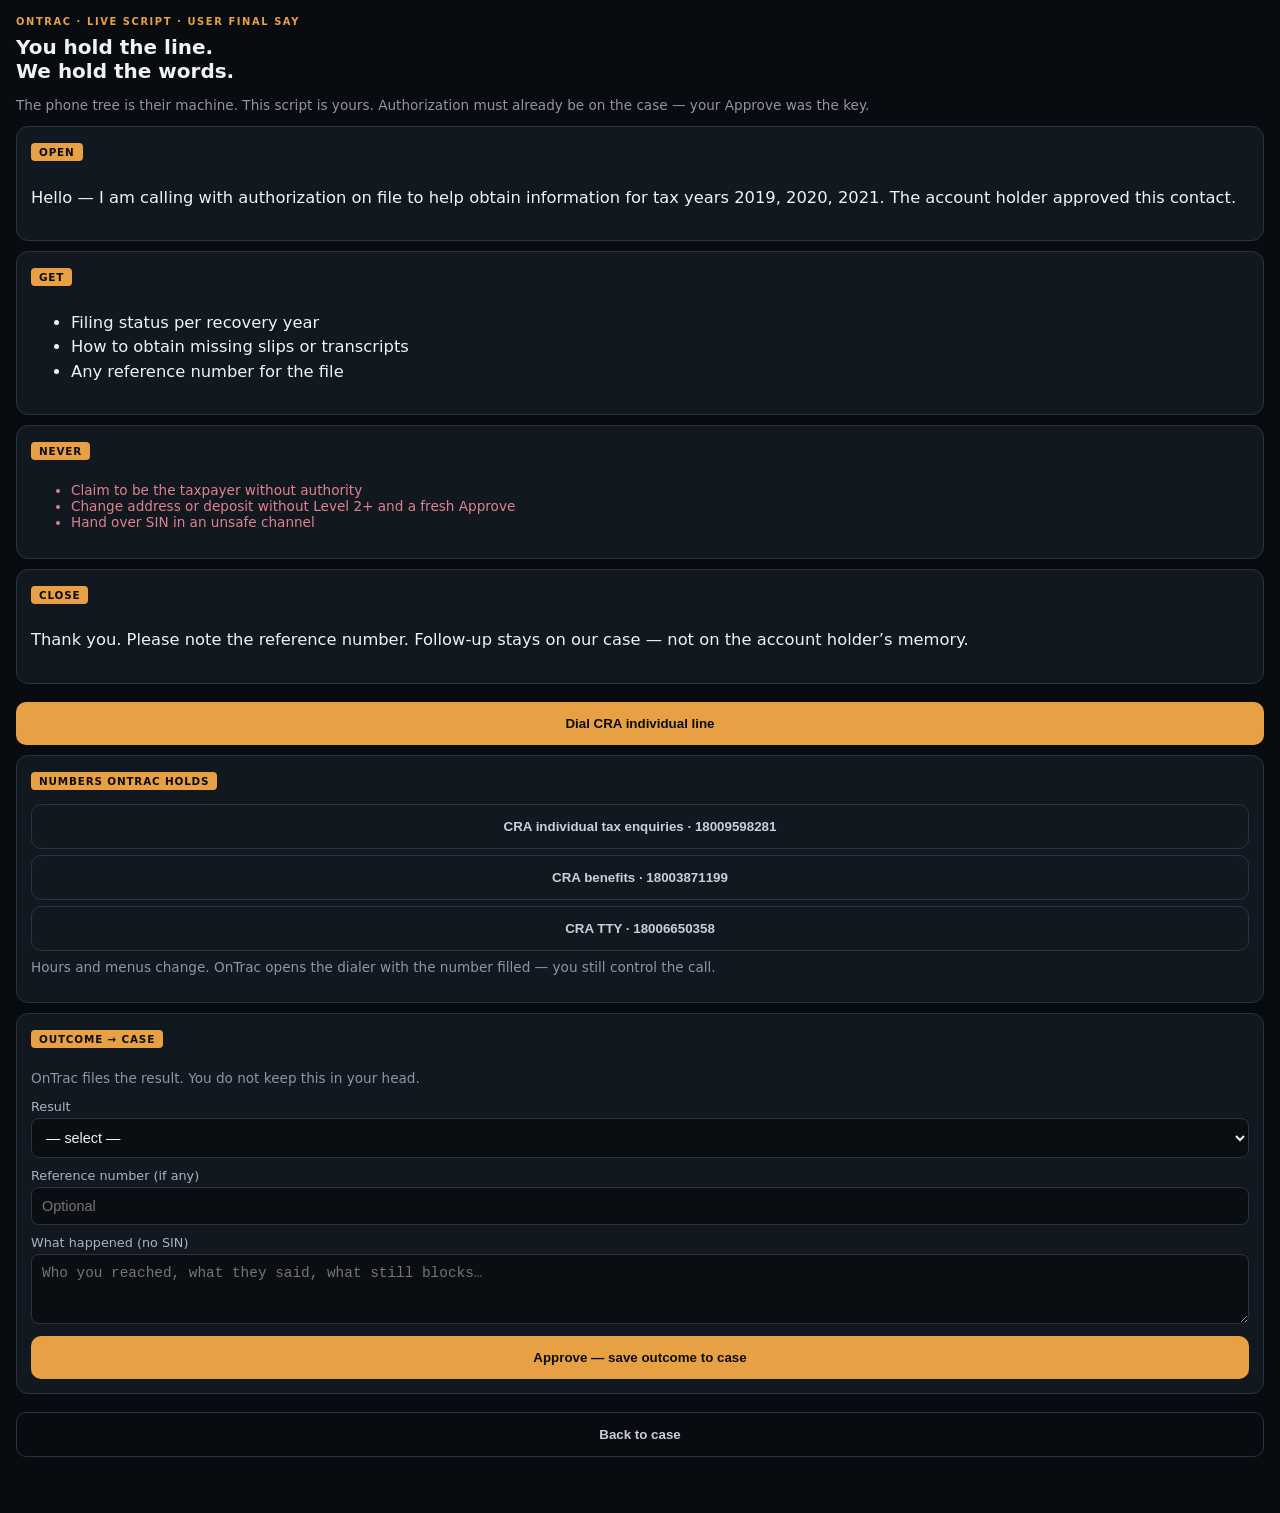
<file: app/src/main/assets/ontrac/call_script.html>
<!DOCTYPE html>
<html lang="en">
<head>
  <meta charset="UTF-8" />
  <meta name="viewport" content="width=device-width, initial-scale=1, maximum-scale=1" />
  <title>OnTrac · Live script</title>
  <style>
    body { font-family: system-ui, sans-serif; background: #080b0f; color: #eef3f8; margin: 0; padding: 16px 16px 56px; }
    .brand { font-size: 0.62rem; letter-spacing: 0.16em; color: #e8a045; font-weight: 800; }
    h1 { font-size: 1.25rem; margin: 8px 0; }
    .box { background: #121820; border: 1px solid #2a3340; border-radius: 12px; padding: 14px; margin: 10px 0; }
    .say { font-size: 1.02rem; line-height: 1.5; }
    .muted { color: #8b97a8; font-size: 0.85rem; }
    .never { color: #e08090; font-size: 0.85rem; }
    .tag { display: inline-block; font-size: 0.65rem; letter-spacing: 0.08em; color: #0a0d12; background: #e8a045; padding: 3px 8px; border-radius: 4px; font-weight: 800; margin-bottom: 8px; }
    label { display: block; font-size: 0.8rem; color: #a8b4c0; margin: 10px 0 4px; }
    select, input, textarea {
      width: 100%; background: #0a0d12; border: 1px solid #2a3340; color: #eef3f8;
      border-radius: 8px; padding: 10px; font-size: 0.9rem; box-sizing: border-box;
    }
    button { width: 100%; padding: 14px; border: none; border-radius: 10px; font-weight: 800; margin-top: 8px; background: #e8a045; color: #0a0d12; }
    .sec { background: transparent; color: #c5d0dc; border: 1px solid #2a3340; }
  </style>
</head>
<body>
  <div class="brand">ONTRAC · LIVE SCRIPT · USER FINAL SAY</div>
  <h1>You hold the line.<br/>We hold the words.</h1>
  <p class="muted">The phone tree is their machine. This script is yours. Authorization must already be on the case — your Approve was the key.</p>

  <div class="box">
    <div class="tag">OPEN</div>
    <p class="say" id="opening">Loading…</p>
  </div>
  <div class="box">
    <div class="tag">GET</div>
    <ul id="goals" class="say"></ul>
  </div>
  <div class="box">
    <div class="tag">NEVER</div>
    <ul id="never" class="never"></ul>
  </div>
  <div class="box">
    <div class="tag">CLOSE</div>
    <p class="say" id="close"></p>
  </div>

  <button type="button" id="dial">Dial CRA individual line</button>

  <div class="box">
    <div class="tag">OUTCOME → CASE</div>
    <p class="muted">OnTrac files the result. You do not keep this in your head.</p>
    <label>Result</label>
    <select id="result">
      <option value="">— select —</option>
      <option value="reached">Reached a person / IVR path completed</option>
      <option value="callback">Callback / wait required</option>
      <option value="blocked">Blocked / hung up / no access</option>
      <option value="info">Got information only</option>
      <option value="ref">Got reference number</option>
    </select>
    <label>Reference number (if any)</label>
    <input type="text" id="ref" placeholder="Optional" autocomplete="off" />
    <label>What happened (no SIN)</label>
    <textarea id="notes" rows="3" placeholder="Who you reached, what they said, what still blocks…"></textarea>
    <button type="button" id="saveOut">Approve — save outcome to case</button>
  </div>

  <button type="button" class="sec" id="back">Back to case</button>

  <script>
(function () {
  function qs(n) {
    var m = location.search.match(new RegExp("[?&]" + n + "=([^&]+)"));
    return m ? decodeURIComponent(m[1]) : "";
  }
  var caseId = qs("id") || "";
  try { if (!caseId) caseId = localStorage.getItem("ontrac_last_case_id") || ""; } catch (e) {}

  var years = "2019, 2020, 2021";
  try {
    if (caseId && window.OnTracNative && OnTracNative.loadCase) {
      var st = JSON.parse(OnTracNative.loadCase(caseId) || "{}");
      if (st.years) years = st.years.join(", ");
    }
  } catch (e) {}

  var script = {
    opening: "Hello — I am calling with authorization on file to help obtain information for tax years " + years + ". The account holder approved this contact.",
    goals: ["Filing status per recovery year", "How to obtain missing slips or transcripts", "Any reference number for the file"],
    never: ["Claim to be the taxpayer without authority", "Change address or deposit without Level 2+ and a fresh Approve", "Hand over SIN in an unsafe channel"],
    close: "Thank you. Please note the reference number. Follow-up stays on our case — not on the account holder’s memory."
  };
  try {
    if (window.OnTracNative && OnTracNative.loadScript) {
      var j = OnTracNative.loadScript("cra_assisted.json");
      if (j) {
        var p = JSON.parse(j);
        if (p.opening) script.opening = p.opening.replace("[YEARS]", years);
        if (p.goals) script.goals = p.goals;
        if (p.never) script.never = p.never;
        if (p.close) script.close = p.close;
      }
    }
  } catch (e) {}

  document.getElementById("opening").textContent = script.opening;
  document.getElementById("goals").innerHTML = script.goals.map(function (g) { return "<li>" + g + "</li>"; }).join("");
  document.getElementById("never").innerHTML = script.never.map(function (g) { return "<li>" + g + "</li>"; }).join("");
  document.getElementById("close").textContent = script.close;

  // Public CRA individual lines (Canada) — OnTrac holds the numbers so the user is not hunting
  var CRA_LINES = [
    { label: "CRA individual tax enquiries", num: "18009598281" },
    { label: "CRA benefits", num: "18003871199" },
    { label: "CRA TTY", num: "18006650358" }
  ];
  document.getElementById("dial").onclick = function () {
    var n = CRA_LINES[0].num;
    try {
      if (window.OnTracNative && OnTracNative.openExternal) OnTracNative.openExternal("tel:" + n);
      else location.href = "tel:" + n;
    } catch (e) {}
  };
  // inject line buttons once
  if (!document.getElementById("linePack")) {
    var pack = document.createElement("div");
    pack.id = "linePack";
    pack.className = "box";
    pack.innerHTML = '<div class="tag">NUMBERS ONTRAC HOLDS</div>' +
      CRA_LINES.map(function (l) {
        return '<button type="button" class="sec" style="margin-top:6px" data-num="' + l.num + '">' + l.label + ' · ' + l.num + '</button>';
      }).join("") +
      '<p class="muted" style="margin-top:8px">Hours and menus change. OnTrac opens the dialer with the number filled — you still control the call.</p>';
    var dialBtn = document.getElementById("dial");
    dialBtn.parentNode.insertBefore(pack, dialBtn.nextSibling);
    pack.querySelectorAll("button[data-num]").forEach(function (b) {
      b.onclick = function () {
        var num = b.getAttribute("data-num");
        try {
          if (window.OnTracNative && OnTracNative.openExternal) OnTracNative.openExternal("tel:" + num);
          else location.href = "tel:" + num;
        } catch (e) {}
      };
    });
  }

  document.getElementById("back").onclick = function () {
    if (caseId) location.href = "case.html?id=" + encodeURIComponent(caseId);
    else location.href = "index.html";
  };

  document.getElementById("saveOut").onclick = function () {
    var result = document.getElementById("result").value;
    if (!result) {
      try { if (window.OnTracNative) OnTracNative.toast("Select a result"); } catch (e) {}
      return;
    }
    if (!caseId) {
      try { if (window.OnTracNative) OnTracNative.toast("No case id"); } catch (e) {}
      return;
    }
    var outcome = {
      ts: new Date().toISOString(),
      result: result,
      reference: (document.getElementById("ref").value || "").trim(),
      notes: (document.getElementById("notes").value || "").trim(),
      source: "call_script_wd5"
    };
    try {
      var raw = OnTracNative.loadCase(caseId);
      var st = JSON.parse(raw);
      st.callOutcome = outcome;
      st.consent = st.consent || [];
      st.consent.unshift({ summary: "Call outcome: " + result, decision: "approve", id: "c_call_" + Date.now() });
      (st.tasks || []).forEach(function (t) {
        if (t.id === "t6" || t.id === "t7") {
          if (t.id === "t6" && t.status !== "done") t.status = "done";
        }
      });
      // ensure track task advances
      (st.tasks || []).forEach(function (t) {
        if (t.id === "t7" && result === "ref") t.status = "done";
      });
      st.stage = "track";
      OnTracNative.saveCase(caseId, JSON.stringify(st));
      try { if (window.OnTracNative) OnTracNative.toast("Outcome on case · Track"); } catch (e) {}
      location.href = "case.html?id=" + encodeURIComponent(caseId);
    } catch (e) {
      try { if (window.OnTracNative) OnTracNative.toast("Save failed"); } catch (err) {}
    }
  };
})();
  </script>
</body>
</html>
</file>
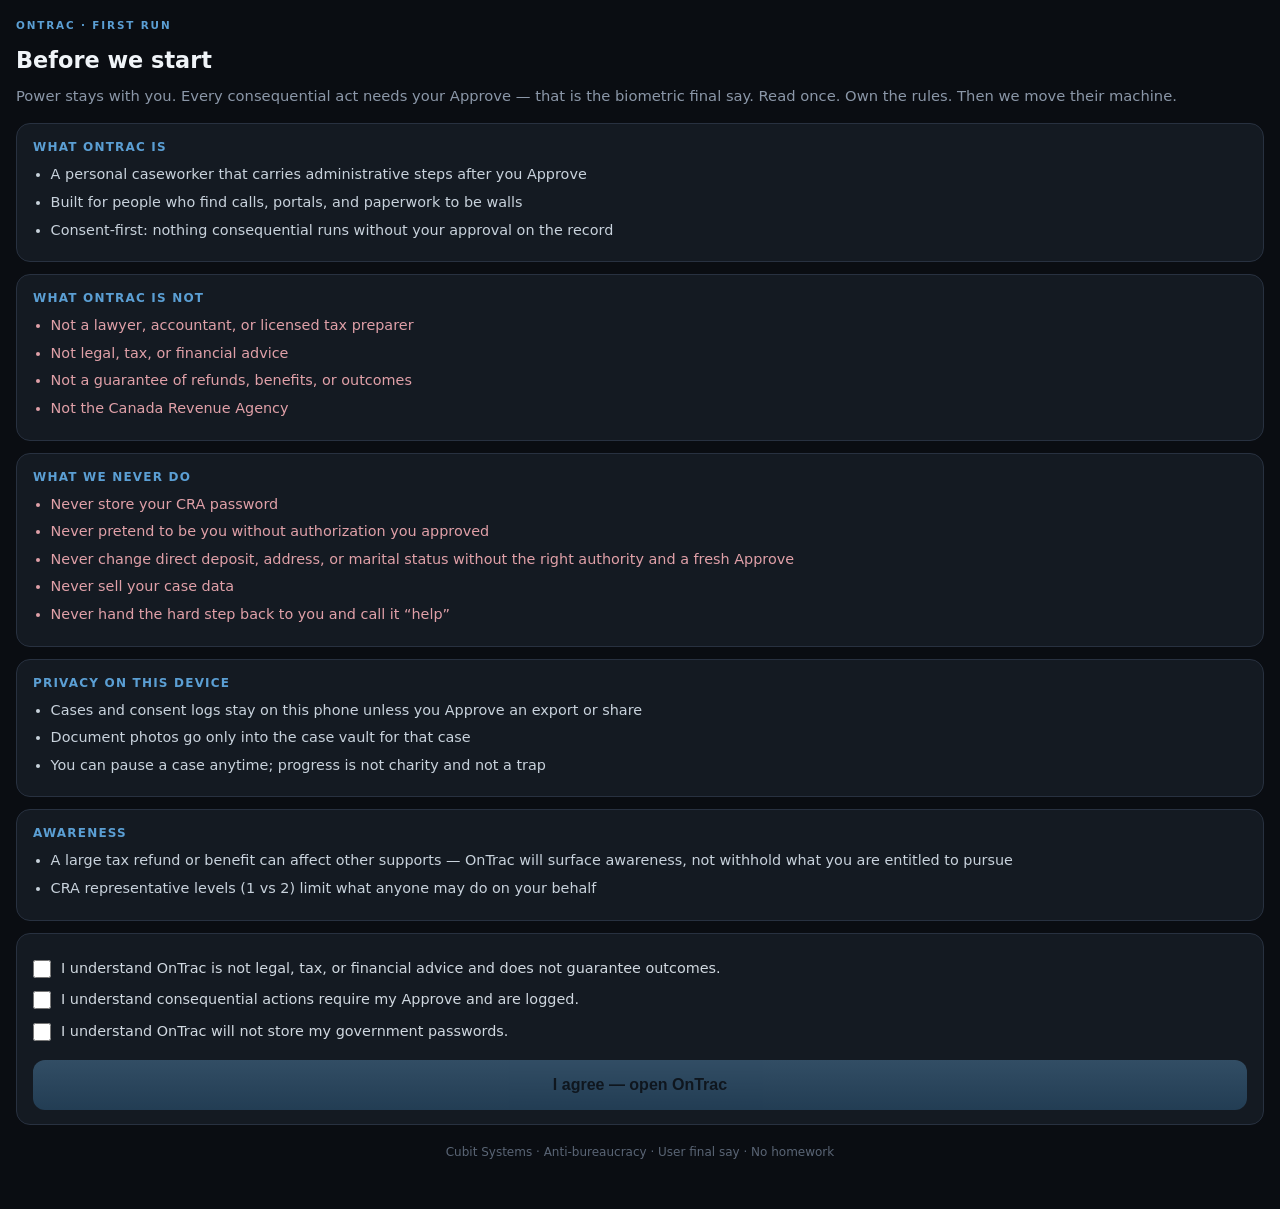
<file: app/src/main/assets/ontrac/case.html>
<!DOCTYPE html>
<html lang="en">
<head>
  <meta charset="UTF-8" />
  <meta name="viewport" content="width=device-width, initial-scale=1, maximum-scale=1, viewport-fit=cover" />
  <title>OnTrac</title>
  <style>
    :root {
      --bg: #07090c; --card: #121820; --line: #2a3340; --text: #f2f5f8;
      --mute: #8b97a8; --accent: #e8a045; --ok: #3dd68c;
    }
    * { box-sizing: border-box; margin: 0; padding: 0; }
    body {
      font-family: system-ui, -apple-system, sans-serif;
      background: var(--bg); color: var(--text);
      min-height: 100dvh; padding: 16px 14px 36px; line-height: 1.45;
    }
    .brand { font-size: 0.6rem; letter-spacing: 0.16em; color: var(--accent); font-weight: 800; }
    .top { display: flex; justify-content: space-between; align-items: center; margin-bottom: 8px; }
    a { color: var(--mute); font-size: 0.8rem; text-decoration: none; }
    h1 { font-size: 1.15rem; margin: 4px 0 12px; font-weight: 700; }
    .card {
      background: var(--card); border: 1px solid var(--line);
      border-radius: 16px; padding: 16px; margin-bottom: 10px;
    }
    .label { font-size: 0.58rem; letter-spacing: 0.12em; text-transform: uppercase; color: var(--mute); }
    .stage { color: var(--ok); font-weight: 700; margin-top: 4px; text-transform: capitalize; }
    .next { font-size: 1.15rem; font-weight: 700; margin: 12px 0 8px; }
    .scope { color: var(--mute); font-size: 0.88rem; margin-bottom: 14px; }
    button.approve {
      width: 100%; border: none; border-radius: 14px; padding: 18px;
      font-weight: 800; font-size: 1.05rem;
      background: linear-gradient(180deg, #f0b45a, #d4892a); color: #120c04;
    }
    button.approve:disabled { opacity: 0.35; }
    button.ghost {
      width: 100%; margin-top: 8px; padding: 12px; border-radius: 12px;
      background: transparent; border: 1px solid var(--line); color: var(--mute); font-weight: 600; font-size: 0.88rem;
    }
    .exec, .note {
      display: none; margin-top: 12px; padding: 12px; border-radius: 10px; font-size: 0.86rem; white-space: pre-wrap;
    }
    .exec { background: #0c1812; border: 1px solid #1e3d2e; color: var(--ok); }
    .note { background: #1a1510; border: 1px solid #5a4030; color: #e0c090; }
    .exec.show, .note.show { display: block; }
    .pulse { animation: p 1.2s ease infinite; }
    @keyframes p { 50% { opacity: 0.65; } }
    .details { display: none; margin-top: 8px; }
    .details.open { display: block; }
    .list { list-style: none; font-size: 0.82rem; }
    .list li { padding: 8px 0; border-bottom: 1px solid var(--line); display: flex; justify-content: space-between; gap: 8px; }
    .badge { font-size: 0.65rem; color: var(--accent); }
    .badge.done { color: var(--ok); }
    .strip { font-size: 0.8rem; color: var(--mute); margin-top: 6px; }
  </style>
</head>
<body>
  <div class="top">
    <div class="brand">ONTRAC · YOUR CASE</div>
    <a href="index.html">Home</a>
  </div>
  <h1 id="heading">Tax recovery</h1>

  <div class="card">
    <div class="label">Stage</div>
    <div class="stage" id="stage">—</div>
    <div class="strip" id="strips"></div>
  </div>

  <div class="card" id="awarenessCard" style="display:none;border-color:#5a4030">
    <div class="label" style="color:#e8a045">Awareness</div>
    <p style="font-size:0.86rem;color:#c8d2dc;margin-top:6px">Recovering years can mean a large refund or credit. That can affect other benefits. Eyes open — OnTrac does not hide what you may pursue.</p>
  </div>

  <div class="card">
    <div class="label">OnTrac will do this next</div>
    <div class="next" id="nextTitle">—</div>
    <p class="scope" id="nextScope"></p>
    <button type="button" class="approve pulse" id="btnApprove">Approve — do this for me</button>
    <div class="exec" id="execLog"></div>
    <div class="note" id="letterBox"></div>
    <button type="button" class="ghost" id="btnPause">Pause</button>
  </div>

  <button type="button" class="ghost" id="toggleDetails">Show details</button>
  <div class="details" id="details">
    <div class="card">
      <div class="label">Carrying</div>
      <ul class="list" id="taskList"></ul>
    </div>
    <div class="card">
      <div class="label">Your Approves</div>
      <ul class="list" id="consentList"></ul>
    </div>
    <button type="button" class="ghost" id="btnVault">Case vault</button>
    <button type="button" class="ghost" id="btnOutreach">Outreach desk</button>
    <button type="button" class="ghost" id="btnCall">Call script</button>
    <button type="button" class="ghost" id="btnExport">Export consent log</button>
  </div>

  <script>
(function () {
  function qs(name) {
    var m = location.search.match(new RegExp("[?&]" + name + "=([^&]+)"));
    return m ? decodeURIComponent(m[1]) : null;
  }
  function persist(state) {
    state.updatedAt = new Date().toISOString();
    var json = JSON.stringify(state);
    try { if (window.OnTracNative && OnTracNative.saveCase) OnTracNative.saveCase(state.caseId, json); } catch (e) {}
    try {
      localStorage.setItem("ontrac_case_" + state.caseId, json);
      localStorage.setItem("ontrac_last_case_id", state.caseId);
      var idx = JSON.parse(localStorage.getItem("ontrac_case_index") || "[]");
      if (idx.indexOf(state.caseId) < 0) idx.push(state.caseId);
      localStorage.setItem("ontrac_case_index", JSON.stringify(idx));
    } catch (e) {}
  }
  function loadCase(id) {
    try {
      if (window.OnTracNative && OnTracNative.loadCase) {
        var raw = OnTracNative.loadCase(id);
        if (raw) return JSON.parse(raw);
      }
    } catch (e) {}
    try {
      var r = localStorage.getItem("ontrac_case_" + id);
      if (r) return JSON.parse(r);
    } catch (e) {}
    return null;
  }

  var RUNS = {
    t3: async function (ctx) {
      return await new Promise(function (resolve) {
        window.onTracCaptureResult = function (ok, path) {
          if (ok && path) {
            ctx.state.vault = ctx.state.vault || [];
            ctx.state.vault.push({ path: path, ts: new Date().toISOString() });
            resolve({ log: "Document in vault.\n" + path + "\nYou did not file or rename anything." });
          } else {
            resolve({ log: "No file yet. Approve again when ready — still our job.", block: true });
          }
        };
        try {
          if (window.OnTracNative) window.OnTracNative.requestDocumentCapture(ctx.caseId, ctx.consentId);
          else {
            ctx.state.vault.push({ path: "(demo) slip.jpg", ts: new Date().toISOString() });
            resolve({ log: "Demo vault entry (use APK for camera)." });
          }
        } catch (e) { resolve({ log: String(e), block: true }); }
      });
    },
    t4: async function (ctx) {
      setTimeout(function () {
        location.href = "cra_guide.html?id=" + encodeURIComponent(ctx.caseId) + "&lockout=1";
      }, 400);
      return { log: "Opening CRA lockout recovery — OnTrac holds the checklist.\nPasswords stay yours. Never stored here." };
    },
    t5: async function (ctx) {
      ctx.state.repLevel = "level_1";
      return { log: "Level 1 authorization path prepared.\nInformation disclosure only until you Approve more." };
    },
    t6: async function (ctx) {
      if (ctx.state.repLevel === "none") {
        return { log: "Held: authorization not ready. OnTrac finishes that first.", block: true };
      }
      setTimeout(function () {
        location.href = "outreach.html?id=" + encodeURIComponent(ctx.caseId);
      }, 350);
      return { log: "Outreach desk — name recipient once. OnTrac writes the letter." };
    },
    t7: async function (ctx) {
      return { log: "Tracking armed.\nRefs, call outcomes, and CRA notes stay on this case." };
    }
  };

  function attach(state) {
    (state.tasks || []).forEach(function (t) {
      if (RUNS[t.id]) t.run = RUNS[t.id];
      else t.run = async function () { return { log: "Done." }; };
    });
    return state;
  }

  var id = qs("id");
  var state = id ? loadCase(id) : null;
  if (!state) {
    location.replace("index.html");
    return;
  }
  state = attach(state);

  function current() {
    return (state.tasks || []).find(function (t) { return t.status === "awaiting"; }) || null;
  }
  function stageFrom() {
    var n = (state.tasks || []).filter(function (t) { return t.status === "done"; }).length;
    if (n >= 7) return "follow up";
    if (n >= 6) return "track";
    if (n >= 5) return "act";
    if (n >= 3) return "gather";
    return "diagnose";
  }

  function render() {
    state.stage = stageFrom();
    document.getElementById("heading").textContent =
      (state.title || "Tax recovery") + " · " + ((state.years || []).join("–") || "");
    document.getElementById("stage").textContent = state.stage;
    var strips = [];
    if (state.profile && state.profile.lockedOut) strips.push("CRA lockout path");
    var vc = (state.vault && state.vault.length) || 0;
    try {
      if (window.OnTracNative && OnTracNative.listVault) {
        var vf = JSON.parse(OnTracNative.listVault(state.caseId) || "[]");
        if (vf.length) vc = vf.length;
      }
    } catch (e) {}
    strips.push("Vault: " + (vc ? vc + " file(s)" : "empty"));
    if (state.craGuide) strips.push("CRA guide logged");
    if (state.outreach) strips.push("Outreach: " + state.outreach.to);
    if (state.callOutcome) strips.push("Call: " + state.callOutcome.result);
    document.getElementById("strips").textContent = strips.join(" · ");
    document.getElementById("awarenessCard").style.display =
      (state.stage === "gather" || state.stage === "act" || state.stage === "track") ? "block" : "none";

    var t = current();
    var btn = document.getElementById("btnApprove");
    if (!t) {
      document.getElementById("nextTitle").textContent = "Loop quiet — for now";
      document.getElementById("nextScope").textContent = "Case is on this phone. One button when a new wall appears.";
      btn.disabled = true; btn.classList.remove("pulse");
    } else {
      btn.disabled = false; btn.classList.add("pulse");
      document.getElementById("nextTitle").textContent = t.title;
      document.getElementById("nextScope").textContent = t.scope || "Approve and OnTrac performs this step.";
    }
    document.getElementById("taskList").innerHTML = (state.tasks || []).map(function (x) {
      return "<li><span>" + x.title + "</span><span class=\"badge " +
        (x.status === "done" ? "done" : "") + "\">" + x.status + "</span></li>";
    }).join("");
    document.getElementById("consentList").innerHTML = (state.consent && state.consent.length)
      ? state.consent.map(function (c) {
          return "<li><span>" + c.summary + "</span><span class=\"badge done\">" + c.decision + "</span></li>";
        }).join("")
      : "<li><span>None yet</span></li>";
  }

  async function approve() {
    var t = current();
    if (!t) return;
    var consentId = "c_" + Date.now().toString(36);
    state.consent = state.consent || [];
    state.consent.unshift({ summary: t.title, decision: "approve", id: consentId, ts: new Date().toISOString() });
    t.status = "running";
    persist(state); render();
    var ctx = { caseId: state.caseId, consentId: consentId, scope: t.scope, state: state };
    var result = { log: "Done." };
    try { result = (await (t.run || RUNS[t.id])(ctx)) || result; } catch (e) { result = { log: String(e), block: true }; }
    t.status = result.block ? "awaiting" : "done";
    var ex = document.getElementById("execLog");
    ex.textContent = result.log; ex.classList.add("show");
    if (result.letter) {
      var lb = document.getElementById("letterBox");
      lb.textContent = result.letter; lb.classList.add("show");
    }
    try { if (window.OnTracNative) OnTracNative.toast(result.block ? "Held" : "Moved"); } catch (e) {}
    persist(state); render();
  }

  document.getElementById("btnApprove").onclick = approve;
  document.getElementById("btnPause").onclick = function () {
    var t = current();
    if (t) state.consent.unshift({ summary: t.title, decision: "pause" });
    persist(state); render();
  };
  document.getElementById("toggleDetails").onclick = function () {
    var d = document.getElementById("details");
    d.classList.toggle("open");
    this.textContent = d.classList.contains("open") ? "Hide details" : "Show details";
  };
  document.getElementById("btnVault").onclick = function () {
    location.href = "vault.html?id=" + encodeURIComponent(state.caseId);
  };
  document.getElementById("btnOutreach").onclick = function () {
    location.href = "outreach.html?id=" + encodeURIComponent(state.caseId);
  };
  document.getElementById("btnCall").onclick = function () {
    location.href = "call_script.html?id=" + encodeURIComponent(state.caseId);
  };
  document.getElementById("btnExport").onclick = function () {
    var text = JSON.stringify({ caseId: state.caseId, consent: state.consent, exportedAt: new Date().toISOString() }, null, 2);
    try {
      if (window.OnTracNative && OnTracNative.shareOutreach) OnTracNative.shareOutreach("OnTrac consent", text);
      else prompt("Copy", text);
    } catch (e) { prompt("Copy", text); }
  };

  persist(state);
  render();
})();
  </script>
</body>
</html>
</file>
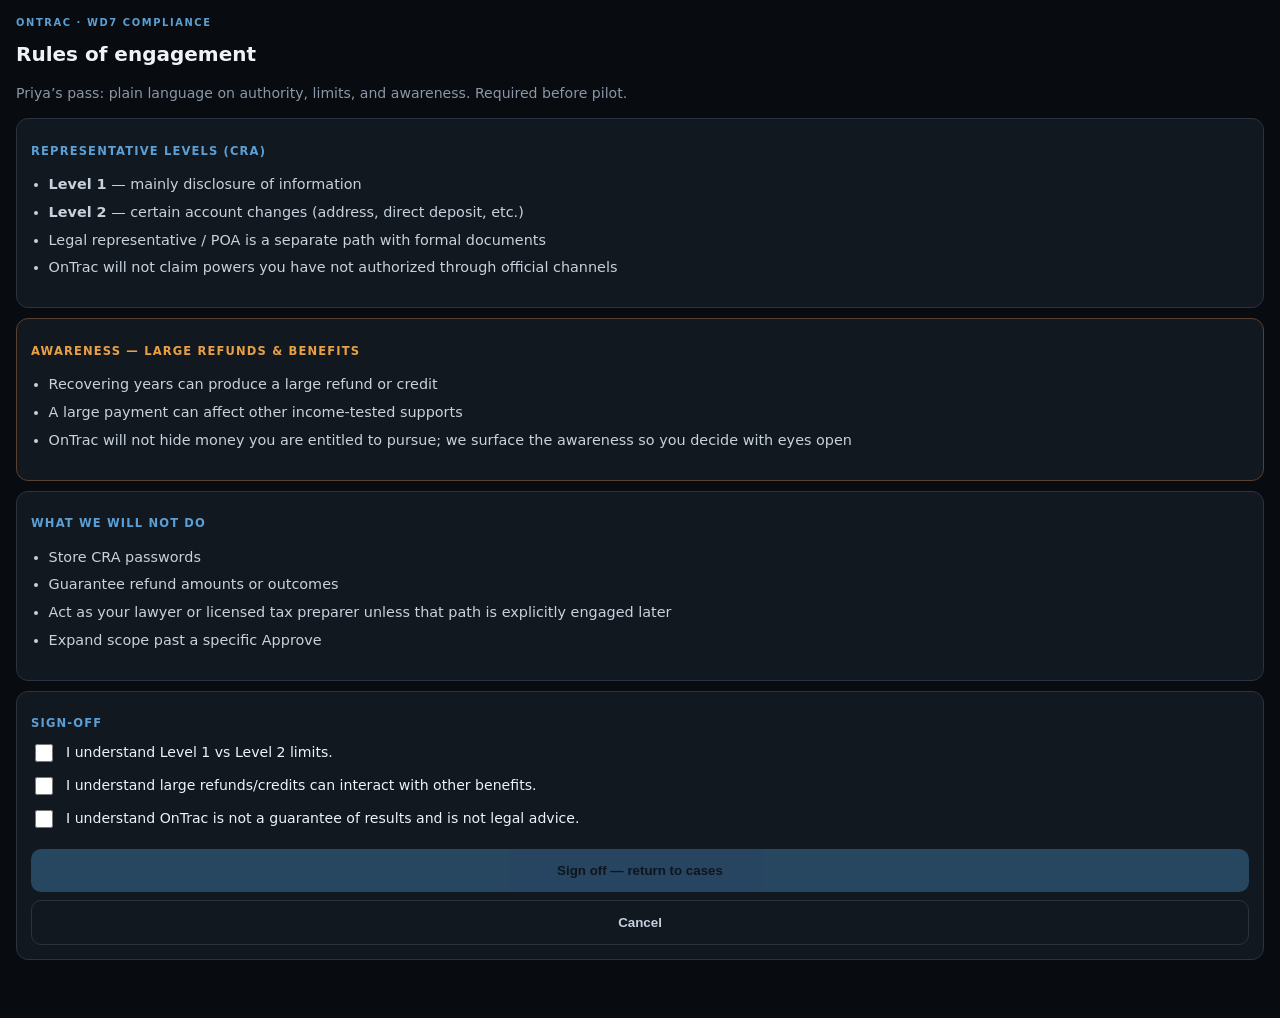
<file: app/src/main/assets/ontrac/compliance.html>
<!DOCTYPE html>
<html lang="en">
<head>
  <meta charset="UTF-8" />
  <meta name="viewport" content="width=device-width, initial-scale=1, maximum-scale=1" />
  <title>OnTrac · Compliance</title>
  <style>
    body { font-family: system-ui, sans-serif; background: #080b0f; color: #eef3f8; margin: 0; padding: 16px 16px 48px; line-height: 1.5; }
    .brand { font-size: 0.62rem; letter-spacing: 0.16em; color: #5b9fd4; font-weight: 800; }
    h1 { font-size: 1.25rem; margin: 8px 0; }
    .card { background: #121820; border: 1px solid #2a3340; border-radius: 12px; padding: 14px; margin: 10px 0; }
    h2 { font-size: 0.72rem; letter-spacing: 0.1em; text-transform: uppercase; color: #5b9fd4; margin-bottom: 8px; }
    ul { padding-left: 1.1rem; font-size: 0.9rem; color: #c8d2dc; }
    li { margin: 6px 0; }
    .warn { border-color: #5a4030; }
    .warn h2 { color: #e8a045; }
    label { display: flex; gap: 10px; align-items: flex-start; font-size: 0.88rem; margin: 10px 0; }
    input[type=checkbox] { width: 18px; height: 18px; margin-top: 2px; flex-shrink: 0; }
    button { width: 100%; padding: 14px; border: none; border-radius: 10px; font-weight: 800; margin-top: 8px; background: #4f9ad8; color: #061018; }
    button:disabled { opacity: 0.35; }
    .sec { background: transparent; color: #c5d0dc; border: 1px solid #2a3340; }
    .muted { color: #8b97a8; font-size: 0.88rem; }
  </style>
</head>
<body>
  <div class="brand">ONTRAC · WD7 COMPLIANCE</div>
  <h1>Rules of engagement</h1>
  <p class="muted">Priya’s pass: plain language on authority, limits, and awareness. Required before pilot.</p>

  <div class="card">
    <h2>Representative levels (CRA)</h2>
    <ul>
      <li><strong>Level 1</strong> — mainly disclosure of information</li>
      <li><strong>Level 2</strong> — certain account changes (address, direct deposit, etc.)</li>
      <li>Legal representative / POA is a separate path with formal documents</li>
      <li>OnTrac will not claim powers you have not authorized through official channels</li>
    </ul>
  </div>

  <div class="card warn">
    <h2>Awareness — large refunds & benefits</h2>
    <ul>
      <li>Recovering years can produce a large refund or credit</li>
      <li>A large payment can affect other income-tested supports</li>
      <li>OnTrac will not hide money you are entitled to pursue; we surface the awareness so you decide with eyes open</li>
    </ul>
  </div>

  <div class="card">
    <h2>What we will not do</h2>
    <ul>
      <li>Store CRA passwords</li>
      <li>Guarantee refund amounts or outcomes</li>
      <li>Act as your lawyer or licensed tax preparer unless that path is explicitly engaged later</li>
      <li>Expand scope past a specific Approve</li>
    </ul>
  </div>

  <div class="card">
    <h2>Sign-off</h2>
    <label><input type="checkbox" id="a1" /> I understand Level 1 vs Level 2 limits.</label>
    <label><input type="checkbox" id="a2" /> I understand large refunds/credits can interact with other benefits.</label>
    <label><input type="checkbox" id="a3" /> I understand OnTrac is not a guarantee of results and is not legal advice.</label>
    <button type="button" id="go" disabled>Sign off — return to cases</button>
    <button type="button" class="sec" onclick="location.href='index.html'">Cancel</button>
  </div>

  <script>
    function sync() {
      document.getElementById("go").disabled = !(
        document.getElementById("a1").checked &&
        document.getElementById("a2").checked &&
        document.getElementById("a3").checked
      );
    }
    ["a1","a2","a3"].forEach(function (id) {
      document.getElementById(id).onchange = sync;
    });
    document.getElementById("go").onclick = function () {
      var receipt = {
        ts: new Date().toISOString(),
        version: "wd7-compliance-v1",
        items: ["level_1_2_limits", "refund_benefit_awareness", "no_guarantee_not_legal_advice"]
      };
      try {
        localStorage.setItem("ontrac_compliance_v1", JSON.stringify(receipt));
        if (window.OnTracNative && OnTracNative.saveCase)
          OnTracNative.saveCase("_compliance", JSON.stringify(receipt));
        if (window.OnTracNative) OnTracNative.toast("Compliance on record");
      } catch (e) {}
      location.href = "index.html";
    };
  </script>
</body>
</html>
</file>
